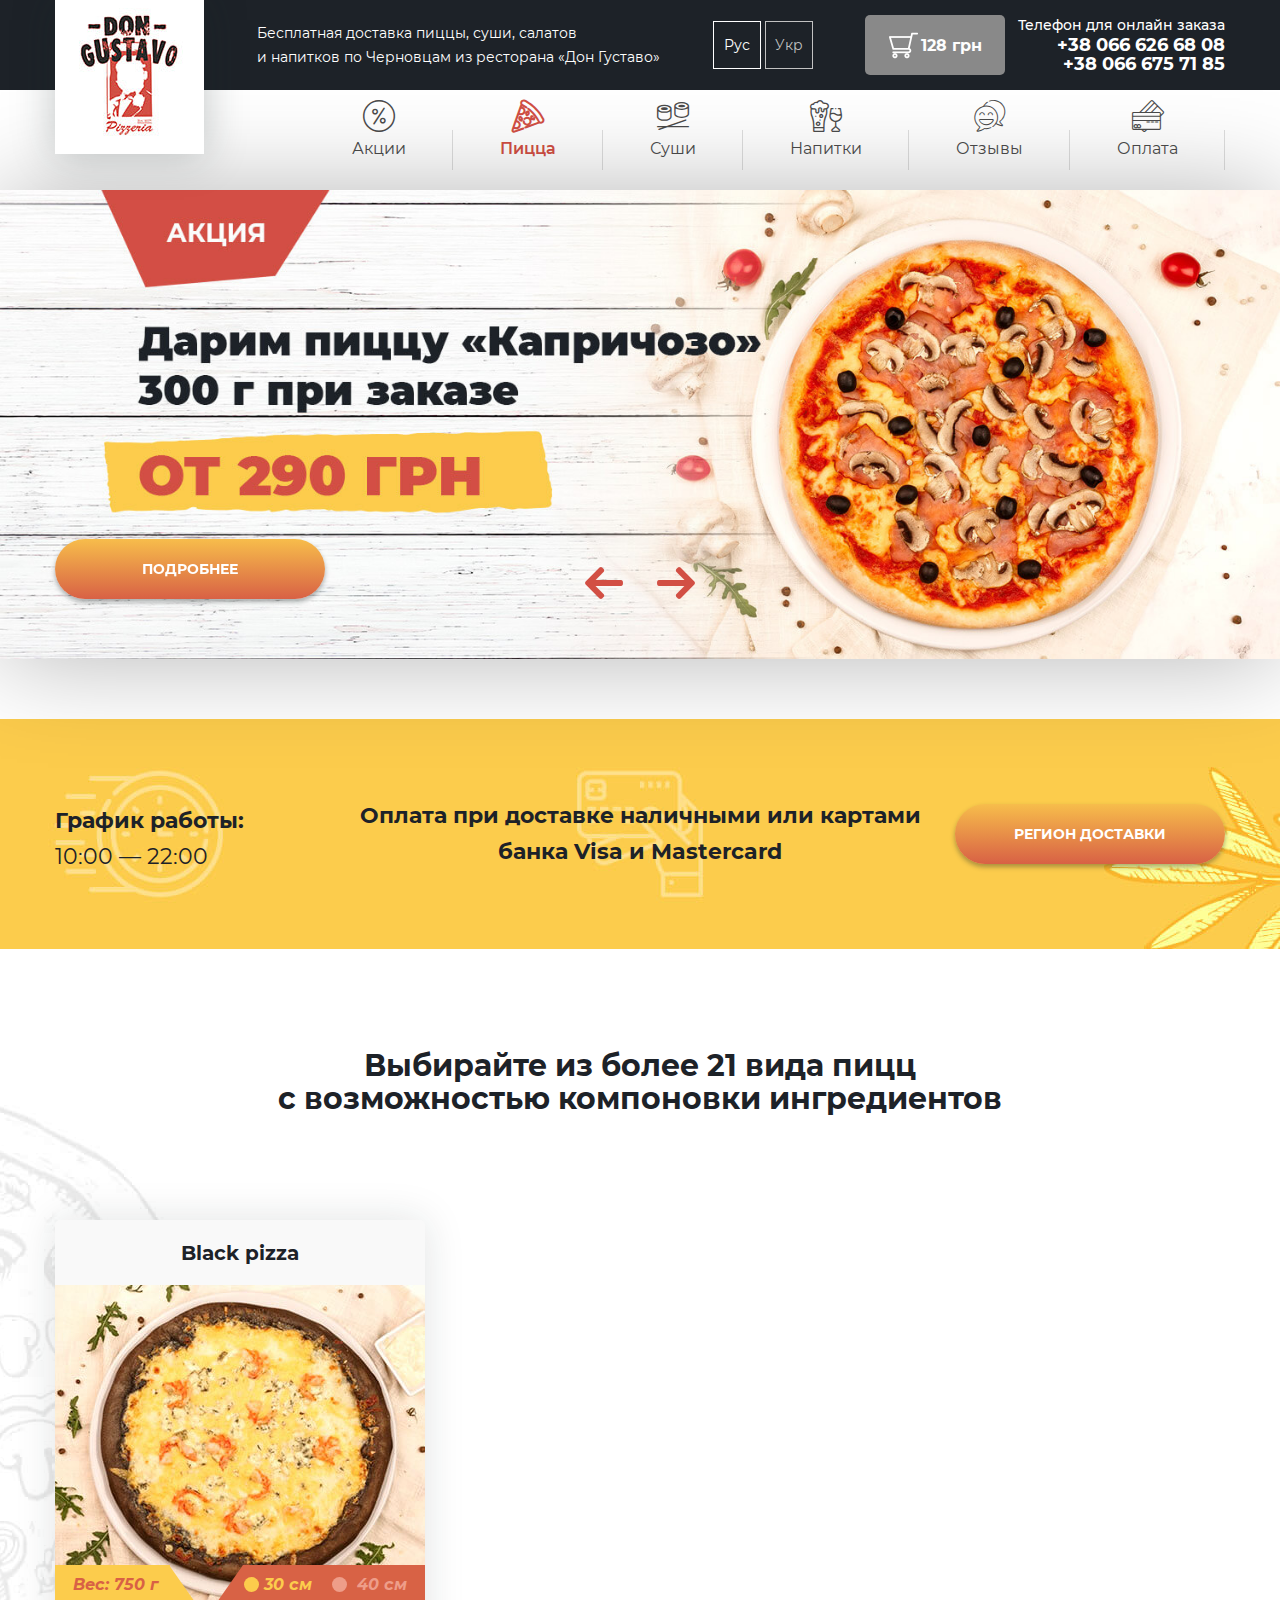
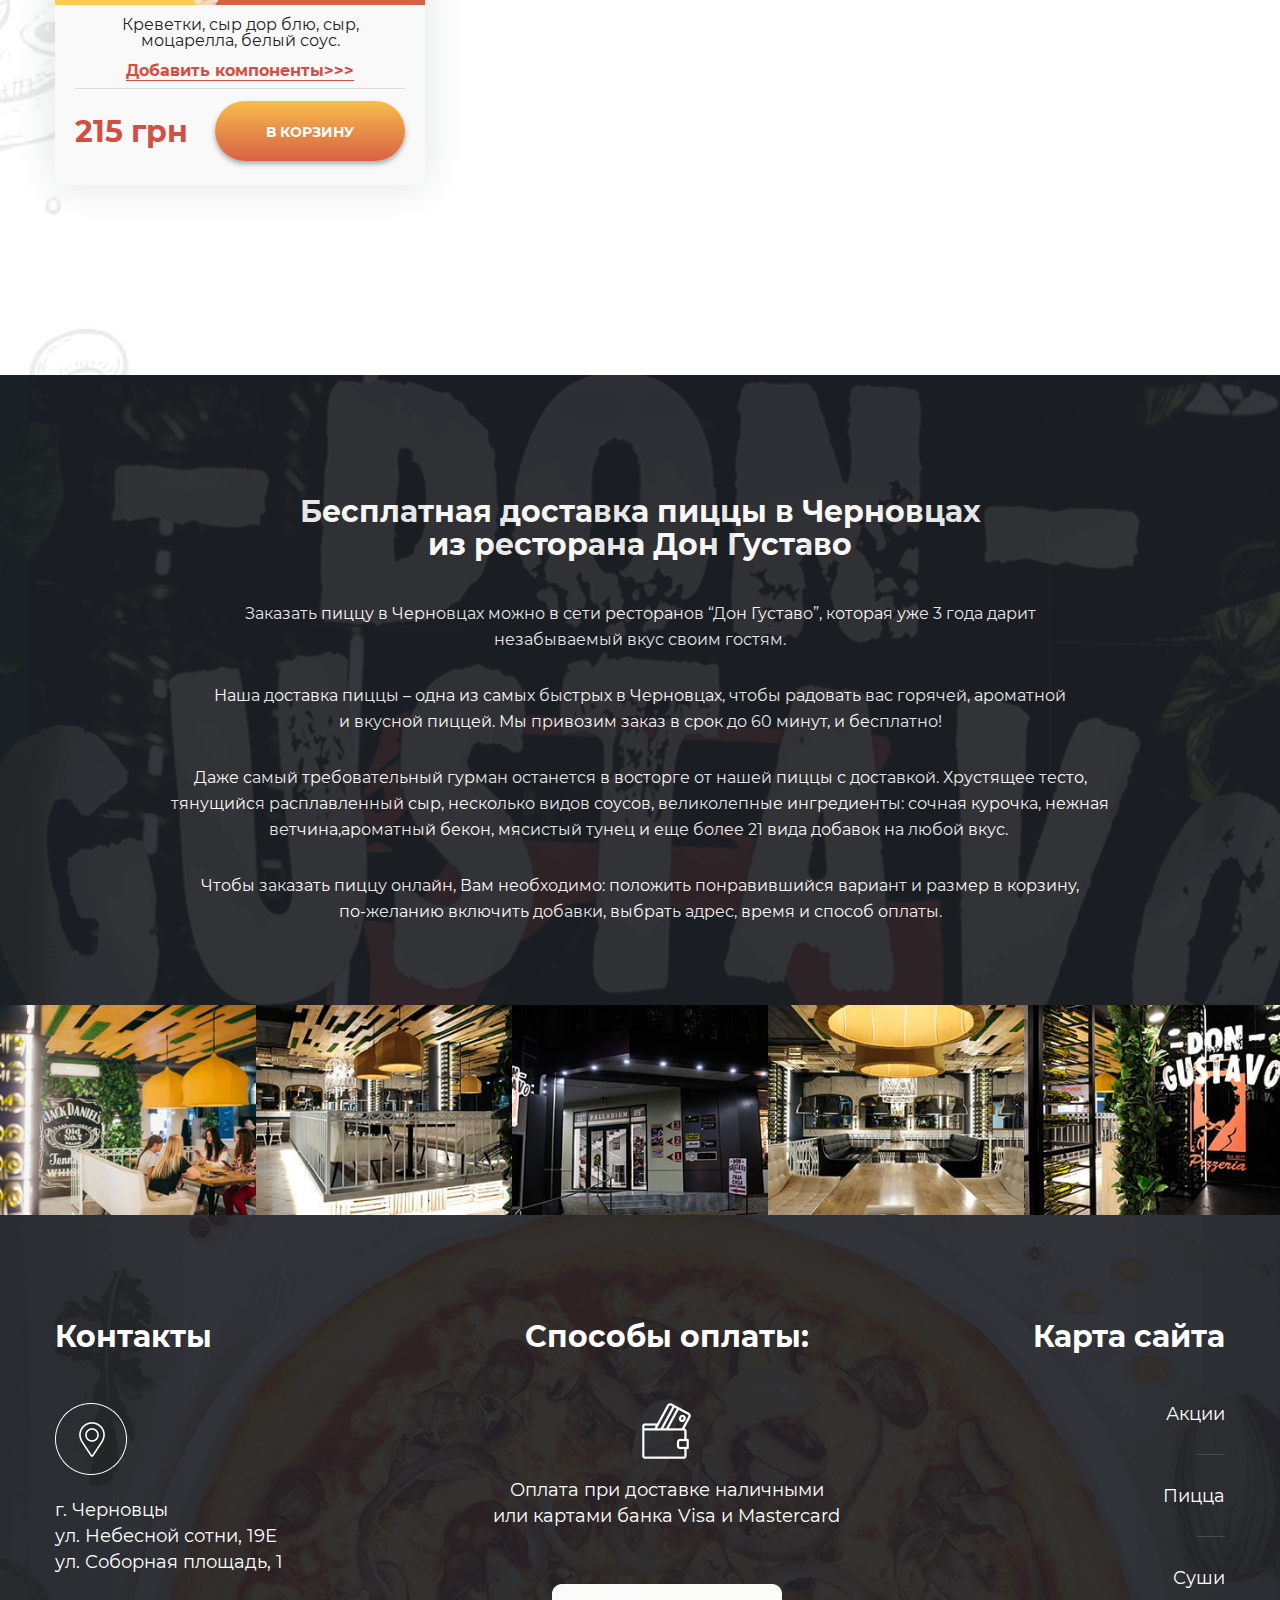
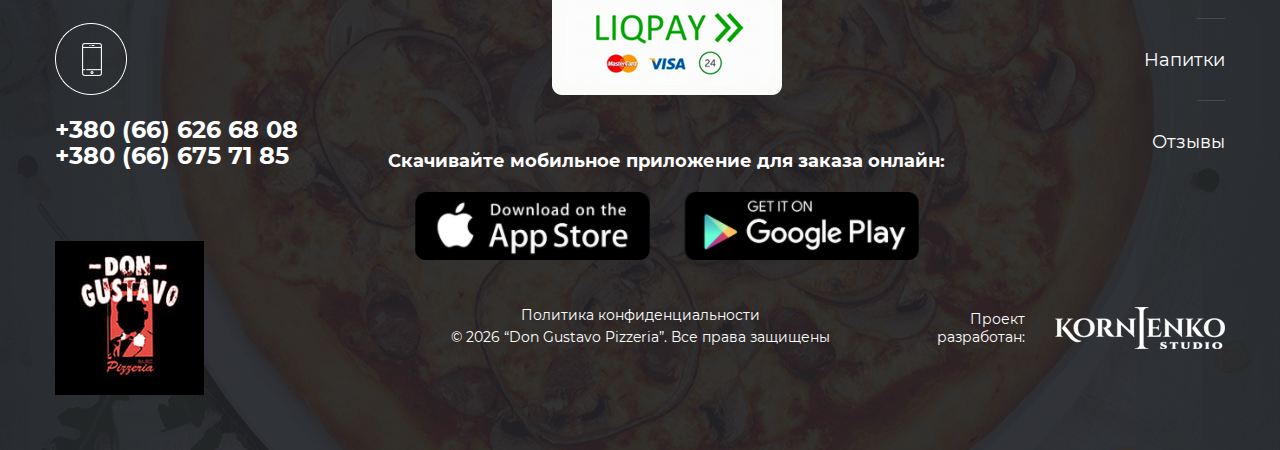
<file: index.html>
<!DOCTYPE html>
<html lang="en">
<head>
	<meta charset="utf-8" />
	<title>Доставка пиццы из ресторана «Дон Густаво» в Черновцах</title>
	<meta name="description" content="Бесплатная доставка пиццы, суши, салатов и напитков по Черновцам из ресторана «Дон Густаво»">
	<meta http-equiv="X-UA-Compatible" content="IE=edge" />
	<meta class="viewport" name="viewport" content="width=device-width, initial-scale=1, maximum-scale=1" />
	<link rel="stylesheet" href="libs/bootstrap/css/bootstrap.min.css">
	<link rel="icon" type="image/ico" href="fav.ico" />
	<link rel="stylesheet" href="css/main.css" />
	<link rel="stylesheet" href="css/media.css" />
	<link rel="stylesheet" href="css/fonts.css" />
	<link rel="stylesheet" href="libs/animate/animate.min.css" />
	<link rel="stylesheet" href="libs/magnific-popup/magnific-popup.css" />
	<link rel="stylesheet" href="libs/slick/slick.css" />
	<link rel="stylesheet" href="libs/slick/slick-theme.css" />
</head>
<body>

	<!-- BEGIN Mobile Menu -->
	<div class="mobile_menu_overlay">
		<div class="mobile_menu">
			<div class="close"></div>
			<ul class="lang">
				<li class="active">Рус</li>
				<li><a href="/">Укр</a></li>
			</ul>
			<div class="menu">
				<div class="container">
					<ul>
						<li>
							<a href="/">
								<i class="icon icon-discount"></i>
								<span>Акции</span>
							</a>
						</li>
						<li class="active">
							<a href="/">
								<i class="icon icon-pizza1"></i>
								<span>Пицца</span>
							</a>
						</li>
						<li>
							<a href="/">
								<i class="icon icon-sushi1"></i>
								<span>Суши</span>
							</a>
						</li>
						<li>
							<a href="/">
								<i class="icon icon-glass1"></i>
								<span>Напитки</span>
							</a>
						</li>
						<li>
							<a href="/">
								<i class="icon icon-customer-satisfaction"></i>
								<span>Отзывы</span>
							</a>
						</li>
						<li>
							<a href="/">
								<i class="icon icon-credit-card"></i>
								<span>Оплата</span>
							</a>
						</li>
					</ul>
				</div>
			</div>
			<div class="mobile_phone">
				<h6>Телефон для онлайн заказа:</h6>
				<a onclick="gtag('event', 'tel1');" href="tel:+380666266808">+38 066 626 68 08</a>
				<a onclick="gtag('event', 'tel2');" href="tel:+380666757185">+38 066 675 71 85</a>
			</div>
			
		</div>
	</div>
	<!-- END Mobile Menu -->

	<!--BEGIN Header-->
	<header class="header">
		<div class="container">
			<div class="header_wrapper">
				<div class="logo">
					<a href="/"><img src="img/logo.jpg" alt=""></a>
				</div>
				<div class="phone_icon">
					<img src="img/phone.png" alt="">
					<div class="phone_menu">
						<a onclick="gtag('event', 'tel1');" href="tel:+380666266808">+38 066 626 68 08</a>
						<a onclick="gtag('event', 'tel2');" href="tel:+380666757185">+38 066 675 71 85</a>
					</div>
				</div>
				<div class="descr">Бесплатная доставка пиццы, суши, салатов <br />и напитков по Черновцам из ресторана «Дон Густаво»</div>
				<ul class="lang">
					<li class="active">Рус</li>
					<li><a href="/">Укр</a></li>
				</ul>
				<div class="shopping_cart empty">
					<img src="img/shopping-cart.png" alt="">
					<span class="shopping_cart_credit">128</span>&nbsp;грн
				</div>
				<div class="phone">
					<h6>Телефон для онлайн заказа</h6>
					<a onclick="gtag('event', 'tel1');" href="tel:+380666266808">+38 066 626 68 08</a>
					<a onclick="gtag('event', 'tel2');" href="tel:+380666757185">+38 066 675 71 85</a>
				</div>
				<div class="burger">
					<span></span>
					<span></span>
					<span></span>
				</div>
			</div>
		</div>
	</header>
	<!-- END Header-->

	<!-- Begin Menu -->
	<div class="menu">
		<div class="container">
			<ul>
				<li>
					<a href="/">
						<i class="icon icon-discount"></i>
						<span>Акции</span>
					</a>
				</li>
				<li class="active">
					<a href="/">
						<i class="icon icon-pizza1"></i>
						<span>Пицца</span>
					</a>
				</li>
				<li>
					<a href="/">
						<i class="icon icon-sushi1"></i>
						<span>Суши</span>
					</a>
				</li>
				<li>
					<a href="/">
						<i class="icon icon-glass1"></i>
						<span>Напитки</span>
					</a>
				</li>
				<li>
					<a href="/">
						<i class="icon icon-customer-satisfaction"></i>
						<span>Отзывы</span>
					</a>
				</li>
				<li>
					<a href="/">
						<i class="icon icon-credit-card"></i>
						<span>Оплата</span>
					</a>
				</li>
			</ul>
		</div>
	</div>
	<!-- END Menu-->

	<!-- BEGIN  Main Slider -->
	<div class="main_banner">
		<div class="slider_wrapper main_slider_wrapper">
			<div class="main_slider">
				<img src="img/main-slider-1.jpg" alt="">
				<img src="img/main-slider-2.jpg" alt="">
				<img src="img/main-slider-3.jpg" alt="">
				<img src="img/main-slider-4.jpg" alt="">
				<img src="img/main-slider-5.jpg" alt="">
				<img src="img/main-slider-6.jpg" alt="">
				<img src="img/main-slider-7.jpg" alt="">
			</div>
			<div class="container main_slider_container">
				<a href="/" class="btn_main">Подробнее</a>
				<div class="arrows">
					<div class="prev"></div>
					<div class="next"></div>
				</div>
			</div>
		</div>
	</div>
	
	<!-- END  Main Slider -->

	<!-- Begin Work Time-->
	<div class="work_time_wrapper">
		<div class="container">
			<div class="row">
				<div class="work_time">
					<div class="col-md-3 time">
						<h6>График работы:</h6>
						<span>10:00 — 22:00</span>
					</div>
					<div class="col-md-6 payment">
						Оплата при доставке наличными или картами банка Visa и Mastercard
					</div>
					<div class="col-md-3">
						<a href="" class="btn_main">Регион доставки</a>
					</div>
				</div>
				
			</div>
		</div>
	</div>
	<!-- END Work Time-->

	<!-- BEGIN Products -->
	<div class="product">
		<div class="container">
			<h3 class="section_title">Выбирайте из более 21 вида пицц <br />с возможностью компоновки ингредиентов</h3>
			<div class="row">
				<!-- BEGIN Product Item -->
				<div class="col-sm-6 col-md-4">
					<div class="product_item" data-weight="[750, 1000]">
						<a href="/">
							<h4 class="product_item--name">Black pizza</h4>
							<div class="product_item--pict">
								<div class="added_to_cart"><img src="img/shopping-cart.png" alt=""></div>
								<img class="product-image" src="img/product-1.jpg" alt="">
								<div class="product_item--weight"><span>Вес:&nbsp;<span class="weight">750</span>&nbsp;г</span></div>
								<div class="product_item--size has_choice"><span class="size_btn active"><i>30</i>&nbsp;см</span>&nbsp;&nbsp;&nbsp;&nbsp;<span class="size_btn second_size"><i>&nbsp;40</i>&nbsp;см</span></span></div>
							</div>
						</a>
						<div class="product_item--footer">
							<div class="product_item--descr">
								<p>Креветки, сыр дор блю, сыр, моцарелла, белый соус.</p>
								<a href="/">Добавить компоненты>>></a>
							</div>
							<div class="product_item--price">
								<div class="price"><span>215</span>&nbsp;грн</div>
								<div class="choose">
									<div class="quantity">
										<div class="btn_minus btn_action">-</div>
										<input disabled type="text" value="1" name="quantity">
										<div class="btn_plus btn_action">+</div>
									</div>
									<button class="btn_main btn_main_product">В корзину</button>
								</div>
							</div>
						</div>
					</div>
				</div>
				<!-- END Product Item -->

				
			</div>
		</div>
	</div>
	<!-- END Products -->
	
	<!-- BEGIN Delivery -->
	<div class="delivery">
		<div class="container">
			<h1 class="section_title section_title--white">Бесплатная доставка пиццы в Черновцах <br />из ресторана Дон Густаво</h1>
			<p>Заказать пиццу в Черновцах можно в сети ресторанов “Дон Густаво”, которая уже 3 года дарит <br />
				незабываемый вкус своим гостям.</p>
			<p>Наша доставка пиццы – одна из самых быстрых в Черновцах, чтобы радовать вас горячей, ароматной <br />
				и вкусной пиццей. Мы привозим заказ в срок до 60 минут, и бесплатно!</p>
			<p>Даже самый требовательный гурман останется в восторге от нашей пиццы с доставкой.
				Хрустящее тесто, <br />тянущийся расплавленный сыр, несколько видов соусов, великолепные ингредиенты: сочная курочка,
				нежная <br />ветчина,ароматный бекон, мясистый тунец и еще более 21 вида добавок на любой вкус. </p>
			<p>Чтобы заказать пиццу онлайн, Вам необходимо: положить понравившийся вариант и размер в корзину, <br />
				по-желанию включить добавки, выбрать адрес, время и способ оплаты.</p>
		</div>
	</div>
	<!-- END Delivery -->

	<!-- BEGIN Photo -->
	<div class="photo">
		<img src="img/photo-1.jpg" alt="">
		<img src="img/photo-2.jpg" alt="">
		<img src="img/photo-3.jpg" alt="">
		<img src="img/photo-4.jpg" alt="">
		<img src="img/photo-5.jpg" alt="">
	</div>
	<!-- END Photo -->

	<!-- BEGIN Footer -->
	<footer class="footer">
		<div class="container">
			<div class="footer_wrapper">
				<div class="contact">
					<h3 class="section_title section_title--white">Контакты</h3>
					<div class="contact_item">
						<img src="img/location.png" alt="">
						<p>г. Черновцы <br />ул. Небесной сотни, 19Е <br />ул. Соборная площадь, 1</p>
					</div>
					<div class="contact_item">
						<img src="img/mobile.png" alt="">
						<a class="footer_tel" onclick="gtag('event', 'tel1');" href="tel:+380666266808">+380 (66) 626 68 08</a>
						<a class="footer_tel" onclick="gtag('event', 'tel2');" href="tel:+380666757185">+380 (66) 675 71 85</a>
					</div>
				</div>
				<div class="payment">
					<h3 class="section_title section_title--white">Способы оплаты:</h3>
					<img class="payment_icon" src="img/payment-icon.png" alt="">
					<p>Оплата при доставке наличными <br />или картами банка Visa и Mastercard</p>
					<img class="liqpay" src="img/liqpay.png" alt="" class="">
					<strong>Скачивайте мобильное приложение для заказа онлайн:</strong>
					<a target="_blank" href="https://apps.apple.com/ua/app/don-gustavo/id1476704675?l=ru"><img class="app-store" src="img/apple-store.png" alt=""></a>
					<a target="_blank" href="https://play.google.com/store/apps/details?id=ua.com.wl.dongustavo"><img class="app-store" src="img/google-store.png" alt=""></a>
				</div>
				<div class="map">
					<h3 class="section_title section_title--white">Карта сайта</h3>
					<ul class="map_list">
						<li><a href="/">Акции</a></li>
						<li><a href="/">Пицца</a></li>
						<li><a href="/">Суши</a></li>
						<li><a href="/">Напитки</a></li>
						<li><a href="/">Отзывы</a></li>
					</ul>
				</div>
			</div>
			<div class="footer_bottom">
				<div class="footer_logo">
					<img src="img/logo-dark.jpg" alt="">
				</div>
				<div class="policy">
					<a class="popup" href="#politics">Политика конфиденциальности</a>
					<p>&copy; <script type="text/javascript">var mdate = new Date(); document.write(mdate.getFullYear());</script> “Don Gustavo Pizzeria”. Все права защищены</p>
				</div>
				<div class="made_by">
					Проект <br />разработан:
					<a target="_blank" href="https://kornienko-studio.marketing "><img src="img/logo-dev.png" alt=""></a>
				</div>
			</div>
		</div>
	</footer>
	<!-- END Footer -->

	<!-- Begin Popups, etc.. -->
	<div class="hidden">
		<div class="politics" id="politics">
			<h3>Политика конфиденциальности</h3>
			<div class="politics_text">
				<p>
				Ваша конфиденциальность очень важна для нас. Мы хотим, чтобы Ваша работа в Интернет по возможности была максимально приятной и полезной, и Вы совершенно спокойно использовали широчайший спектр информации, инструментов и возможностей, которые предлагает Интернет.<br><br>
				Личная информация Членов, собранная при регистрации (или в любое другое время) преимущественно используется для подготовки Продуктов или Услуг в соответствии с Вашими потребностями. Ваша информация не будет передана или продана третьим сторонам. Однако мы можем частично раскрывать личную информацию в особых случаях, описанных в «Согласии с рассылкой»<br><br>
				<b>Какие данные собираются на сайте</b><br>
				При добровольной регистрации на получение рассылки «Инсайдер интернет предпринимателя» вы отправляете свое Имя и E-mail через форму регистрации.<br><br>
				<b>С какой целью собираются эти данные</b><br>
				Имя используется для обращения лично к вам, а ваш e-mail для отправки вам писем рассылок, новостей тренинга, полезных материалов, коммерческих предложений.<br>
				Ваши имя и e-mail не передаются третьим лицам, ни при каких условиях кроме случаев, связанных с исполнением требований законодательства. Ваше имя и e-mail на защищенных серверах сервиса getresponse.com и используются в соответствии с его политикой конфиденциальности.<br><br>
				Вы можете отказаться от получения писем рассылки и удалить из базы данных свои контактные данные в любой момент, кликнув на ссылку для отписки, присутствующую в каждом письме.<br><br>
				<b>Как эти данные используются</b><br>
				На сайте www.site.com используются куки (Cookies) и данные о посетителях сервиса Google Analytics.<br><br>
				При помощи этих данных собирается информация о действиях посетителей на сайте с целью улучшения его содержания, улучшения функциональных возможностей сайта и, как следствие, создания качественного контента и сервисов для посетителей.<br><br>
				Вы можете в любой момент изменить настройки своего браузера так, чтобы браузер блокировал все файлы cookie или оповещал об отправке этих файлов. Учтите при этом, что некоторые функции и сервисы не смогут работать должным образом.<br><br>
				<b> Как эти данные защищаются</b><br>
				Для защиты Вашей личной информации мы используем разнообразные административные, управленческие и технические меры безопасности. Наша Компания придерживается различных международных стандартов контроля, направленных на операции с личной информацией, которые включают определенные меры контроля по защите информации, собранной в Интернет.<br><br>
				Наших сотрудников обучают понимать и выполнять эти меры контроля, они ознакомлены с нашим Уведомлением о конфиденциальности, нормами и инструкциями.<br><br>
				Тем не менее, несмотря на то, что мы стремимся обезопасить Вашу личную информацию, Вы тоже должны принимать меры, чтобы защитить ее.<br><br>
				Мы настоятельно рекомендуем Вам принимать все возможные меры предосторожности во время пребывания в Интернете. Организованные нами услуги и веб-сайты предусматривают меры по защите от утечки, несанкционированного использования и изменения информации, которую мы контролируем. Несмотря на то, что мы делаем все возможное, чтобы обеспечить целостность и безопасность своей сети и систем, мы не можем гарантировать, что наши меры безопасности предотвратят незаконный доступ к этой информации хакеров сторонних организаций.<br><br>
				В случае изменения данной политики конфиденциальности вы сможете прочитать об этих изменениях на этой странице или, в особых случаях, получить уведомление на свой e-mail.<br><br>
				Для связи с администратором сайта по любым вопросам вы можете написать письмо на e-mail: test@gmail.com
			</p>
			</div>
		</div>
	</div>
	<div class="hidden">
		<div class="form_wrapper" id="topFormWrapper">
			<h6>Заполните форму,</h6>
			<p>и наш менеджер перезвонит Вам в течение 5 мин, чтобы ответить на все вопросы</p>
			<form method="post" class="form" id="topForm" action="mail.php">
				<input type="hidden" name="whatform" value="Форма - Перезвоните мне" />
				<input type="text" name="name" placeholder="Ваше имя" />
				<input type="tel" name="phone" class="phone" placeholder="Ваш телефон" />
				<input type="email" name="email" placeholder="Ваш e-mail" />
				<button class="main_btn">Перезвоните мне</button>
			</form>
		</div>
	</div>

	<div class="hidden">
		<div class="form_wrapper" id="contactFormWrapper">
			<h6>Заполните форму,</h6>
			<p>чтобы задать вопрос нашему специалисту</p>
			<form method="post" class="form" id="contactForm" action="mail.php">
				<input type="hidden" name="whatform" value="Форма - Задать вопрос" />
				<input type="text" name="name" placeholder="Ваше имя" />
				<input type="tel" name="phone" class="phone" placeholder="Ваш телефон" />
				<textarea name="message" placeholder="Ваш вопрос"></textarea>
				<button class="main_btn">Задать вопрос</button>
			</form>
		</div>
	</div>
	<!--[if lt IE 9]>
	<script src="libs/html5shiv/es5-shim.min.js"></script>
	<script src="libs/html5shiv/html5shiv.min.js"></script>
	<script src="libs/html5shiv/html5shiv-printshiv.min.js"></script>
	<script src="libs/respond/respond.min.js"></script>
	<![endif]-->

	<script src="libs/jquery/jquery-2.1.4.min.js"></script>
	<script src="libs/jquery-ui/jquery-ui.min.js"></script>
	<script src="libs/bootstrap/js/bootstrap.min.js"></script>
	<script src="libs/magnific-popup/jquery.magnific-popup.min.js"></script>
	<script src="libs/slick/slick.min.js"></script>
	<script src="libs/maskedinput/jquery.maskedinput.min.js"></script>
	<script src="libs/validation/jquery.validate.min.js"></script>
	<script src="libs/animate/wow.min.js"></script>
	<script>
		new WOW().init();
	</script>
	<script src="js/common.js"></script>
	
</body>
</html>
</file>
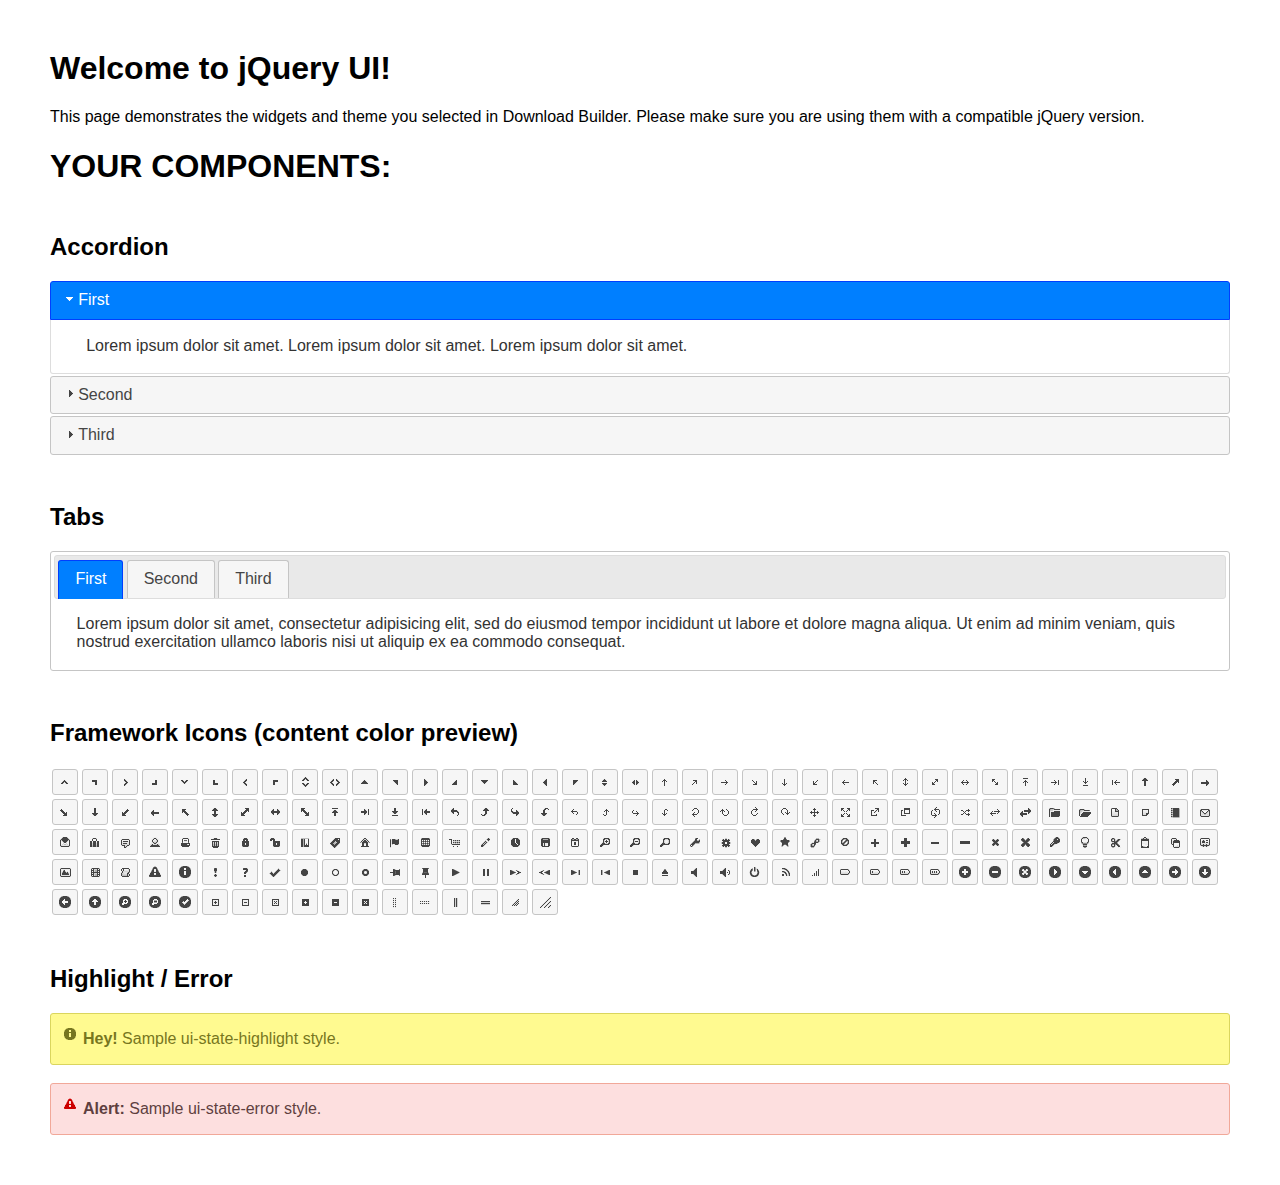
<file: libs/jquery-ui/index.html>
<!doctype html>
<html lang="us">
<head>
	<meta charset="utf-8">
	<title>jQuery UI Example Page</title>
	<link href="jquery-ui.css" rel="stylesheet">
	<style>
	body{
		font-family: "Trebuchet MS", sans-serif;
		margin: 50px;
	}
	.demoHeaders {
		margin-top: 2em;
	}
	#dialog-link {
		padding: .4em 1em .4em 20px;
		text-decoration: none;
		position: relative;
	}
	#dialog-link span.ui-icon {
		margin: 0 5px 0 0;
		position: absolute;
		left: .2em;
		top: 50%;
		margin-top: -8px;
	}
	#icons {
		margin: 0;
		padding: 0;
	}
	#icons li {
		margin: 2px;
		position: relative;
		padding: 4px 0;
		cursor: pointer;
		float: left;
		list-style: none;
	}
	#icons span.ui-icon {
		float: left;
		margin: 0 4px;
	}
	.fakewindowcontain .ui-widget-overlay {
		position: absolute;
	}
	select {
		width: 200px;
	}
	</style>
</head>
<body>

<h1>Welcome to jQuery UI!</h1>

<div class="ui-widget">
	<p>This page demonstrates the widgets and theme you selected in Download Builder. Please make sure you are using them with a compatible jQuery version.</p>
</div>

<h1>YOUR COMPONENTS:</h1>


<!-- Accordion -->
<h2 class="demoHeaders">Accordion</h2>
<div id="accordion">
	<h3>First</h3>
	<div>Lorem ipsum dolor sit amet. Lorem ipsum dolor sit amet. Lorem ipsum dolor sit amet.</div>
	<h3>Second</h3>
	<div>Phasellus mattis tincidunt nibh.</div>
	<h3>Third</h3>
	<div>Nam dui erat, auctor a, dignissim quis.</div>
</div>











<!-- Tabs -->
<h2 class="demoHeaders">Tabs</h2>
<div id="tabs">
	<ul>
		<li><a href="#tabs-1">First</a></li>
		<li><a href="#tabs-2">Second</a></li>
		<li><a href="#tabs-3">Third</a></li>
	</ul>
	<div id="tabs-1">Lorem ipsum dolor sit amet, consectetur adipisicing elit, sed do eiusmod tempor incididunt ut labore et dolore magna aliqua. Ut enim ad minim veniam, quis nostrud exercitation ullamco laboris nisi ut aliquip ex ea commodo consequat.</div>
	<div id="tabs-2">Phasellus mattis tincidunt nibh. Cras orci urna, blandit id, pretium vel, aliquet ornare, felis. Maecenas scelerisque sem non nisl. Fusce sed lorem in enim dictum bibendum.</div>
	<div id="tabs-3">Nam dui erat, auctor a, dignissim quis, sollicitudin eu, felis. Pellentesque nisi urna, interdum eget, sagittis et, consequat vestibulum, lacus. Mauris porttitor ullamcorper augue.</div>
</div>





<h2 class="demoHeaders">Framework Icons (content color preview)</h2>
<ul id="icons" class="ui-widget ui-helper-clearfix">
	<li class="ui-state-default ui-corner-all" title=".ui-icon-caret-1-n"><span class="ui-icon ui-icon-caret-1-n"></span></li>
	<li class="ui-state-default ui-corner-all" title=".ui-icon-caret-1-ne"><span class="ui-icon ui-icon-caret-1-ne"></span></li>
	<li class="ui-state-default ui-corner-all" title=".ui-icon-caret-1-e"><span class="ui-icon ui-icon-caret-1-e"></span></li>
	<li class="ui-state-default ui-corner-all" title=".ui-icon-caret-1-se"><span class="ui-icon ui-icon-caret-1-se"></span></li>
	<li class="ui-state-default ui-corner-all" title=".ui-icon-caret-1-s"><span class="ui-icon ui-icon-caret-1-s"></span></li>
	<li class="ui-state-default ui-corner-all" title=".ui-icon-caret-1-sw"><span class="ui-icon ui-icon-caret-1-sw"></span></li>
	<li class="ui-state-default ui-corner-all" title=".ui-icon-caret-1-w"><span class="ui-icon ui-icon-caret-1-w"></span></li>
	<li class="ui-state-default ui-corner-all" title=".ui-icon-caret-1-nw"><span class="ui-icon ui-icon-caret-1-nw"></span></li>
	<li class="ui-state-default ui-corner-all" title=".ui-icon-caret-2-n-s"><span class="ui-icon ui-icon-caret-2-n-s"></span></li>
	<li class="ui-state-default ui-corner-all" title=".ui-icon-caret-2-e-w"><span class="ui-icon ui-icon-caret-2-e-w"></span></li>
	<li class="ui-state-default ui-corner-all" title=".ui-icon-triangle-1-n"><span class="ui-icon ui-icon-triangle-1-n"></span></li>
	<li class="ui-state-default ui-corner-all" title=".ui-icon-triangle-1-ne"><span class="ui-icon ui-icon-triangle-1-ne"></span></li>
	<li class="ui-state-default ui-corner-all" title=".ui-icon-triangle-1-e"><span class="ui-icon ui-icon-triangle-1-e"></span></li>
	<li class="ui-state-default ui-corner-all" title=".ui-icon-triangle-1-se"><span class="ui-icon ui-icon-triangle-1-se"></span></li>
	<li class="ui-state-default ui-corner-all" title=".ui-icon-triangle-1-s"><span class="ui-icon ui-icon-triangle-1-s"></span></li>
	<li class="ui-state-default ui-corner-all" title=".ui-icon-triangle-1-sw"><span class="ui-icon ui-icon-triangle-1-sw"></span></li>
	<li class="ui-state-default ui-corner-all" title=".ui-icon-triangle-1-w"><span class="ui-icon ui-icon-triangle-1-w"></span></li>
	<li class="ui-state-default ui-corner-all" title=".ui-icon-triangle-1-nw"><span class="ui-icon ui-icon-triangle-1-nw"></span></li>
	<li class="ui-state-default ui-corner-all" title=".ui-icon-triangle-2-n-s"><span class="ui-icon ui-icon-triangle-2-n-s"></span></li>
	<li class="ui-state-default ui-corner-all" title=".ui-icon-triangle-2-e-w"><span class="ui-icon ui-icon-triangle-2-e-w"></span></li>
	<li class="ui-state-default ui-corner-all" title=".ui-icon-arrow-1-n"><span class="ui-icon ui-icon-arrow-1-n"></span></li>
	<li class="ui-state-default ui-corner-all" title=".ui-icon-arrow-1-ne"><span class="ui-icon ui-icon-arrow-1-ne"></span></li>
	<li class="ui-state-default ui-corner-all" title=".ui-icon-arrow-1-e"><span class="ui-icon ui-icon-arrow-1-e"></span></li>
	<li class="ui-state-default ui-corner-all" title=".ui-icon-arrow-1-se"><span class="ui-icon ui-icon-arrow-1-se"></span></li>
	<li class="ui-state-default ui-corner-all" title=".ui-icon-arrow-1-s"><span class="ui-icon ui-icon-arrow-1-s"></span></li>
	<li class="ui-state-default ui-corner-all" title=".ui-icon-arrow-1-sw"><span class="ui-icon ui-icon-arrow-1-sw"></span></li>
	<li class="ui-state-default ui-corner-all" title=".ui-icon-arrow-1-w"><span class="ui-icon ui-icon-arrow-1-w"></span></li>
	<li class="ui-state-default ui-corner-all" title=".ui-icon-arrow-1-nw"><span class="ui-icon ui-icon-arrow-1-nw"></span></li>
	<li class="ui-state-default ui-corner-all" title=".ui-icon-arrow-2-n-s"><span class="ui-icon ui-icon-arrow-2-n-s"></span></li>
	<li class="ui-state-default ui-corner-all" title=".ui-icon-arrow-2-ne-sw"><span class="ui-icon ui-icon-arrow-2-ne-sw"></span></li>
	<li class="ui-state-default ui-corner-all" title=".ui-icon-arrow-2-e-w"><span class="ui-icon ui-icon-arrow-2-e-w"></span></li>
	<li class="ui-state-default ui-corner-all" title=".ui-icon-arrow-2-se-nw"><span class="ui-icon ui-icon-arrow-2-se-nw"></span></li>
	<li class="ui-state-default ui-corner-all" title=".ui-icon-arrowstop-1-n"><span class="ui-icon ui-icon-arrowstop-1-n"></span></li>
	<li class="ui-state-default ui-corner-all" title=".ui-icon-arrowstop-1-e"><span class="ui-icon ui-icon-arrowstop-1-e"></span></li>
	<li class="ui-state-default ui-corner-all" title=".ui-icon-arrowstop-1-s"><span class="ui-icon ui-icon-arrowstop-1-s"></span></li>
	<li class="ui-state-default ui-corner-all" title=".ui-icon-arrowstop-1-w"><span class="ui-icon ui-icon-arrowstop-1-w"></span></li>
	<li class="ui-state-default ui-corner-all" title=".ui-icon-arrowthick-1-n"><span class="ui-icon ui-icon-arrowthick-1-n"></span></li>
	<li class="ui-state-default ui-corner-all" title=".ui-icon-arrowthick-1-ne"><span class="ui-icon ui-icon-arrowthick-1-ne"></span></li>
	<li class="ui-state-default ui-corner-all" title=".ui-icon-arrowthick-1-e"><span class="ui-icon ui-icon-arrowthick-1-e"></span></li>
	<li class="ui-state-default ui-corner-all" title=".ui-icon-arrowthick-1-se"><span class="ui-icon ui-icon-arrowthick-1-se"></span></li>
	<li class="ui-state-default ui-corner-all" title=".ui-icon-arrowthick-1-s"><span class="ui-icon ui-icon-arrowthick-1-s"></span></li>
	<li class="ui-state-default ui-corner-all" title=".ui-icon-arrowthick-1-sw"><span class="ui-icon ui-icon-arrowthick-1-sw"></span></li>
	<li class="ui-state-default ui-corner-all" title=".ui-icon-arrowthick-1-w"><span class="ui-icon ui-icon-arrowthick-1-w"></span></li>
	<li class="ui-state-default ui-corner-all" title=".ui-icon-arrowthick-1-nw"><span class="ui-icon ui-icon-arrowthick-1-nw"></span></li>
	<li class="ui-state-default ui-corner-all" title=".ui-icon-arrowthick-2-n-s"><span class="ui-icon ui-icon-arrowthick-2-n-s"></span></li>
	<li class="ui-state-default ui-corner-all" title=".ui-icon-arrowthick-2-ne-sw"><span class="ui-icon ui-icon-arrowthick-2-ne-sw"></span></li>
	<li class="ui-state-default ui-corner-all" title=".ui-icon-arrowthick-2-e-w"><span class="ui-icon ui-icon-arrowthick-2-e-w"></span></li>
	<li class="ui-state-default ui-corner-all" title=".ui-icon-arrowthick-2-se-nw"><span class="ui-icon ui-icon-arrowthick-2-se-nw"></span></li>
	<li class="ui-state-default ui-corner-all" title=".ui-icon-arrowthickstop-1-n"><span class="ui-icon ui-icon-arrowthickstop-1-n"></span></li>
	<li class="ui-state-default ui-corner-all" title=".ui-icon-arrowthickstop-1-e"><span class="ui-icon ui-icon-arrowthickstop-1-e"></span></li>
	<li class="ui-state-default ui-corner-all" title=".ui-icon-arrowthickstop-1-s"><span class="ui-icon ui-icon-arrowthickstop-1-s"></span></li>
	<li class="ui-state-default ui-corner-all" title=".ui-icon-arrowthickstop-1-w"><span class="ui-icon ui-icon-arrowthickstop-1-w"></span></li>
	<li class="ui-state-default ui-corner-all" title=".ui-icon-arrowreturnthick-1-w"><span class="ui-icon ui-icon-arrowreturnthick-1-w"></span></li>
	<li class="ui-state-default ui-corner-all" title=".ui-icon-arrowreturnthick-1-n"><span class="ui-icon ui-icon-arrowreturnthick-1-n"></span></li>
	<li class="ui-state-default ui-corner-all" title=".ui-icon-arrowreturnthick-1-e"><span class="ui-icon ui-icon-arrowreturnthick-1-e"></span></li>
	<li class="ui-state-default ui-corner-all" title=".ui-icon-arrowreturnthick-1-s"><span class="ui-icon ui-icon-arrowreturnthick-1-s"></span></li>
	<li class="ui-state-default ui-corner-all" title=".ui-icon-arrowreturn-1-w"><span class="ui-icon ui-icon-arrowreturn-1-w"></span></li>
	<li class="ui-state-default ui-corner-all" title=".ui-icon-arrowreturn-1-n"><span class="ui-icon ui-icon-arrowreturn-1-n"></span></li>
	<li class="ui-state-default ui-corner-all" title=".ui-icon-arrowreturn-1-e"><span class="ui-icon ui-icon-arrowreturn-1-e"></span></li>
	<li class="ui-state-default ui-corner-all" title=".ui-icon-arrowreturn-1-s"><span class="ui-icon ui-icon-arrowreturn-1-s"></span></li>
	<li class="ui-state-default ui-corner-all" title=".ui-icon-arrowrefresh-1-w"><span class="ui-icon ui-icon-arrowrefresh-1-w"></span></li>
	<li class="ui-state-default ui-corner-all" title=".ui-icon-arrowrefresh-1-n"><span class="ui-icon ui-icon-arrowrefresh-1-n"></span></li>
	<li class="ui-state-default ui-corner-all" title=".ui-icon-arrowrefresh-1-e"><span class="ui-icon ui-icon-arrowrefresh-1-e"></span></li>
	<li class="ui-state-default ui-corner-all" title=".ui-icon-arrowrefresh-1-s"><span class="ui-icon ui-icon-arrowrefresh-1-s"></span></li>
	<li class="ui-state-default ui-corner-all" title=".ui-icon-arrow-4"><span class="ui-icon ui-icon-arrow-4"></span></li>
	<li class="ui-state-default ui-corner-all" title=".ui-icon-arrow-4-diag"><span class="ui-icon ui-icon-arrow-4-diag"></span></li>
	<li class="ui-state-default ui-corner-all" title=".ui-icon-extlink"><span class="ui-icon ui-icon-extlink"></span></li>
	<li class="ui-state-default ui-corner-all" title=".ui-icon-newwin"><span class="ui-icon ui-icon-newwin"></span></li>
	<li class="ui-state-default ui-corner-all" title=".ui-icon-refresh"><span class="ui-icon ui-icon-refresh"></span></li>
	<li class="ui-state-default ui-corner-all" title=".ui-icon-shuffle"><span class="ui-icon ui-icon-shuffle"></span></li>
	<li class="ui-state-default ui-corner-all" title=".ui-icon-transfer-e-w"><span class="ui-icon ui-icon-transfer-e-w"></span></li>
	<li class="ui-state-default ui-corner-all" title=".ui-icon-transferthick-e-w"><span class="ui-icon ui-icon-transferthick-e-w"></span></li>
	<li class="ui-state-default ui-corner-all" title=".ui-icon-folder-collapsed"><span class="ui-icon ui-icon-folder-collapsed"></span></li>
	<li class="ui-state-default ui-corner-all" title=".ui-icon-folder-open"><span class="ui-icon ui-icon-folder-open"></span></li>
	<li class="ui-state-default ui-corner-all" title=".ui-icon-document"><span class="ui-icon ui-icon-document"></span></li>
	<li class="ui-state-default ui-corner-all" title=".ui-icon-document-b"><span class="ui-icon ui-icon-document-b"></span></li>
	<li class="ui-state-default ui-corner-all" title=".ui-icon-note"><span class="ui-icon ui-icon-note"></span></li>
	<li class="ui-state-default ui-corner-all" title=".ui-icon-mail-closed"><span class="ui-icon ui-icon-mail-closed"></span></li>
	<li class="ui-state-default ui-corner-all" title=".ui-icon-mail-open"><span class="ui-icon ui-icon-mail-open"></span></li>
	<li class="ui-state-default ui-corner-all" title=".ui-icon-suitcase"><span class="ui-icon ui-icon-suitcase"></span></li>
	<li class="ui-state-default ui-corner-all" title=".ui-icon-comment"><span class="ui-icon ui-icon-comment"></span></li>
	<li class="ui-state-default ui-corner-all" title=".ui-icon-person"><span class="ui-icon ui-icon-person"></span></li>
	<li class="ui-state-default ui-corner-all" title=".ui-icon-print"><span class="ui-icon ui-icon-print"></span></li>
	<li class="ui-state-default ui-corner-all" title=".ui-icon-trash"><span class="ui-icon ui-icon-trash"></span></li>
	<li class="ui-state-default ui-corner-all" title=".ui-icon-locked"><span class="ui-icon ui-icon-locked"></span></li>
	<li class="ui-state-default ui-corner-all" title=".ui-icon-unlocked"><span class="ui-icon ui-icon-unlocked"></span></li>
	<li class="ui-state-default ui-corner-all" title=".ui-icon-bookmark"><span class="ui-icon ui-icon-bookmark"></span></li>
	<li class="ui-state-default ui-corner-all" title=".ui-icon-tag"><span class="ui-icon ui-icon-tag"></span></li>
	<li class="ui-state-default ui-corner-all" title=".ui-icon-home"><span class="ui-icon ui-icon-home"></span></li>
	<li class="ui-state-default ui-corner-all" title=".ui-icon-flag"><span class="ui-icon ui-icon-flag"></span></li>
	<li class="ui-state-default ui-corner-all" title=".ui-icon-calculator"><span class="ui-icon ui-icon-calculator"></span></li>
	<li class="ui-state-default ui-corner-all" title=".ui-icon-cart"><span class="ui-icon ui-icon-cart"></span></li>
	<li class="ui-state-default ui-corner-all" title=".ui-icon-pencil"><span class="ui-icon ui-icon-pencil"></span></li>
	<li class="ui-state-default ui-corner-all" title=".ui-icon-clock"><span class="ui-icon ui-icon-clock"></span></li>
	<li class="ui-state-default ui-corner-all" title=".ui-icon-disk"><span class="ui-icon ui-icon-disk"></span></li>
	<li class="ui-state-default ui-corner-all" title=".ui-icon-calendar"><span class="ui-icon ui-icon-calendar"></span></li>
	<li class="ui-state-default ui-corner-all" title=".ui-icon-zoomin"><span class="ui-icon ui-icon-zoomin"></span></li>
	<li class="ui-state-default ui-corner-all" title=".ui-icon-zoomout"><span class="ui-icon ui-icon-zoomout"></span></li>
	<li class="ui-state-default ui-corner-all" title=".ui-icon-search"><span class="ui-icon ui-icon-search"></span></li>
	<li class="ui-state-default ui-corner-all" title=".ui-icon-wrench"><span class="ui-icon ui-icon-wrench"></span></li>
	<li class="ui-state-default ui-corner-all" title=".ui-icon-gear"><span class="ui-icon ui-icon-gear"></span></li>
	<li class="ui-state-default ui-corner-all" title=".ui-icon-heart"><span class="ui-icon ui-icon-heart"></span></li>
	<li class="ui-state-default ui-corner-all" title=".ui-icon-star"><span class="ui-icon ui-icon-star"></span></li>
	<li class="ui-state-default ui-corner-all" title=".ui-icon-link"><span class="ui-icon ui-icon-link"></span></li>
	<li class="ui-state-default ui-corner-all" title=".ui-icon-cancel"><span class="ui-icon ui-icon-cancel"></span></li>
	<li class="ui-state-default ui-corner-all" title=".ui-icon-plus"><span class="ui-icon ui-icon-plus"></span></li>
	<li class="ui-state-default ui-corner-all" title=".ui-icon-plusthick"><span class="ui-icon ui-icon-plusthick"></span></li>
	<li class="ui-state-default ui-corner-all" title=".ui-icon-minus"><span class="ui-icon ui-icon-minus"></span></li>
	<li class="ui-state-default ui-corner-all" title=".ui-icon-minusthick"><span class="ui-icon ui-icon-minusthick"></span></li>
	<li class="ui-state-default ui-corner-all" title=".ui-icon-close"><span class="ui-icon ui-icon-close"></span></li>
	<li class="ui-state-default ui-corner-all" title=".ui-icon-closethick"><span class="ui-icon ui-icon-closethick"></span></li>
	<li class="ui-state-default ui-corner-all" title=".ui-icon-key"><span class="ui-icon ui-icon-key"></span></li>
	<li class="ui-state-default ui-corner-all" title=".ui-icon-lightbulb"><span class="ui-icon ui-icon-lightbulb"></span></li>
	<li class="ui-state-default ui-corner-all" title=".ui-icon-scissors"><span class="ui-icon ui-icon-scissors"></span></li>
	<li class="ui-state-default ui-corner-all" title=".ui-icon-clipboard"><span class="ui-icon ui-icon-clipboard"></span></li>
	<li class="ui-state-default ui-corner-all" title=".ui-icon-copy"><span class="ui-icon ui-icon-copy"></span></li>
	<li class="ui-state-default ui-corner-all" title=".ui-icon-contact"><span class="ui-icon ui-icon-contact"></span></li>
	<li class="ui-state-default ui-corner-all" title=".ui-icon-image"><span class="ui-icon ui-icon-image"></span></li>
	<li class="ui-state-default ui-corner-all" title=".ui-icon-video"><span class="ui-icon ui-icon-video"></span></li>
	<li class="ui-state-default ui-corner-all" title=".ui-icon-script"><span class="ui-icon ui-icon-script"></span></li>
	<li class="ui-state-default ui-corner-all" title=".ui-icon-alert"><span class="ui-icon ui-icon-alert"></span></li>
	<li class="ui-state-default ui-corner-all" title=".ui-icon-info"><span class="ui-icon ui-icon-info"></span></li>
	<li class="ui-state-default ui-corner-all" title=".ui-icon-notice"><span class="ui-icon ui-icon-notice"></span></li>
	<li class="ui-state-default ui-corner-all" title=".ui-icon-help"><span class="ui-icon ui-icon-help"></span></li>
	<li class="ui-state-default ui-corner-all" title=".ui-icon-check"><span class="ui-icon ui-icon-check"></span></li>
	<li class="ui-state-default ui-corner-all" title=".ui-icon-bullet"><span class="ui-icon ui-icon-bullet"></span></li>
	<li class="ui-state-default ui-corner-all" title=".ui-icon-radio-off"><span class="ui-icon ui-icon-radio-off"></span></li>
	<li class="ui-state-default ui-corner-all" title=".ui-icon-radio-on"><span class="ui-icon ui-icon-radio-on"></span></li>
	<li class="ui-state-default ui-corner-all" title=".ui-icon-pin-w"><span class="ui-icon ui-icon-pin-w"></span></li>
	<li class="ui-state-default ui-corner-all" title=".ui-icon-pin-s"><span class="ui-icon ui-icon-pin-s"></span></li>
	<li class="ui-state-default ui-corner-all" title=".ui-icon-play"><span class="ui-icon ui-icon-play"></span></li>
	<li class="ui-state-default ui-corner-all" title=".ui-icon-pause"><span class="ui-icon ui-icon-pause"></span></li>
	<li class="ui-state-default ui-corner-all" title=".ui-icon-seek-next"><span class="ui-icon ui-icon-seek-next"></span></li>
	<li class="ui-state-default ui-corner-all" title=".ui-icon-seek-prev"><span class="ui-icon ui-icon-seek-prev"></span></li>
	<li class="ui-state-default ui-corner-all" title=".ui-icon-seek-end"><span class="ui-icon ui-icon-seek-end"></span></li>
	<li class="ui-state-default ui-corner-all" title=".ui-icon-seek-first"><span class="ui-icon ui-icon-seek-first"></span></li>
	<li class="ui-state-default ui-corner-all" title=".ui-icon-stop"><span class="ui-icon ui-icon-stop"></span></li>
	<li class="ui-state-default ui-corner-all" title=".ui-icon-eject"><span class="ui-icon ui-icon-eject"></span></li>
	<li class="ui-state-default ui-corner-all" title=".ui-icon-volume-off"><span class="ui-icon ui-icon-volume-off"></span></li>
	<li class="ui-state-default ui-corner-all" title=".ui-icon-volume-on"><span class="ui-icon ui-icon-volume-on"></span></li>
	<li class="ui-state-default ui-corner-all" title=".ui-icon-power"><span class="ui-icon ui-icon-power"></span></li>
	<li class="ui-state-default ui-corner-all" title=".ui-icon-signal-diag"><span class="ui-icon ui-icon-signal-diag"></span></li>
	<li class="ui-state-default ui-corner-all" title=".ui-icon-signal"><span class="ui-icon ui-icon-signal"></span></li>
	<li class="ui-state-default ui-corner-all" title=".ui-icon-battery-0"><span class="ui-icon ui-icon-battery-0"></span></li>
	<li class="ui-state-default ui-corner-all" title=".ui-icon-battery-1"><span class="ui-icon ui-icon-battery-1"></span></li>
	<li class="ui-state-default ui-corner-all" title=".ui-icon-battery-2"><span class="ui-icon ui-icon-battery-2"></span></li>
	<li class="ui-state-default ui-corner-all" title=".ui-icon-battery-3"><span class="ui-icon ui-icon-battery-3"></span></li>
	<li class="ui-state-default ui-corner-all" title=".ui-icon-circle-plus"><span class="ui-icon ui-icon-circle-plus"></span></li>
	<li class="ui-state-default ui-corner-all" title=".ui-icon-circle-minus"><span class="ui-icon ui-icon-circle-minus"></span></li>
	<li class="ui-state-default ui-corner-all" title=".ui-icon-circle-close"><span class="ui-icon ui-icon-circle-close"></span></li>
	<li class="ui-state-default ui-corner-all" title=".ui-icon-circle-triangle-e"><span class="ui-icon ui-icon-circle-triangle-e"></span></li>
	<li class="ui-state-default ui-corner-all" title=".ui-icon-circle-triangle-s"><span class="ui-icon ui-icon-circle-triangle-s"></span></li>
	<li class="ui-state-default ui-corner-all" title=".ui-icon-circle-triangle-w"><span class="ui-icon ui-icon-circle-triangle-w"></span></li>
	<li class="ui-state-default ui-corner-all" title=".ui-icon-circle-triangle-n"><span class="ui-icon ui-icon-circle-triangle-n"></span></li>
	<li class="ui-state-default ui-corner-all" title=".ui-icon-circle-arrow-e"><span class="ui-icon ui-icon-circle-arrow-e"></span></li>
	<li class="ui-state-default ui-corner-all" title=".ui-icon-circle-arrow-s"><span class="ui-icon ui-icon-circle-arrow-s"></span></li>
	<li class="ui-state-default ui-corner-all" title=".ui-icon-circle-arrow-w"><span class="ui-icon ui-icon-circle-arrow-w"></span></li>
	<li class="ui-state-default ui-corner-all" title=".ui-icon-circle-arrow-n"><span class="ui-icon ui-icon-circle-arrow-n"></span></li>
	<li class="ui-state-default ui-corner-all" title=".ui-icon-circle-zoomin"><span class="ui-icon ui-icon-circle-zoomin"></span></li>
	<li class="ui-state-default ui-corner-all" title=".ui-icon-circle-zoomout"><span class="ui-icon ui-icon-circle-zoomout"></span></li>
	<li class="ui-state-default ui-corner-all" title=".ui-icon-circle-check"><span class="ui-icon ui-icon-circle-check"></span></li>
	<li class="ui-state-default ui-corner-all" title=".ui-icon-circlesmall-plus"><span class="ui-icon ui-icon-circlesmall-plus"></span></li>
	<li class="ui-state-default ui-corner-all" title=".ui-icon-circlesmall-minus"><span class="ui-icon ui-icon-circlesmall-minus"></span></li>
	<li class="ui-state-default ui-corner-all" title=".ui-icon-circlesmall-close"><span class="ui-icon ui-icon-circlesmall-close"></span></li>
	<li class="ui-state-default ui-corner-all" title=".ui-icon-squaresmall-plus"><span class="ui-icon ui-icon-squaresmall-plus"></span></li>
	<li class="ui-state-default ui-corner-all" title=".ui-icon-squaresmall-minus"><span class="ui-icon ui-icon-squaresmall-minus"></span></li>
	<li class="ui-state-default ui-corner-all" title=".ui-icon-squaresmall-close"><span class="ui-icon ui-icon-squaresmall-close"></span></li>
	<li class="ui-state-default ui-corner-all" title=".ui-icon-grip-dotted-vertical"><span class="ui-icon ui-icon-grip-dotted-vertical"></span></li>
	<li class="ui-state-default ui-corner-all" title=".ui-icon-grip-dotted-horizontal"><span class="ui-icon ui-icon-grip-dotted-horizontal"></span></li>
	<li class="ui-state-default ui-corner-all" title=".ui-icon-grip-solid-vertical"><span class="ui-icon ui-icon-grip-solid-vertical"></span></li>
	<li class="ui-state-default ui-corner-all" title=".ui-icon-grip-solid-horizontal"><span class="ui-icon ui-icon-grip-solid-horizontal"></span></li>
	<li class="ui-state-default ui-corner-all" title=".ui-icon-gripsmall-diagonal-se"><span class="ui-icon ui-icon-gripsmall-diagonal-se"></span></li>
	<li class="ui-state-default ui-corner-all" title=".ui-icon-grip-diagonal-se"><span class="ui-icon ui-icon-grip-diagonal-se"></span></li>
</ul>















<!-- Highlight / Error -->
<h2 class="demoHeaders">Highlight / Error</h2>
<div class="ui-widget">
	<div class="ui-state-highlight ui-corner-all" style="margin-top: 20px; padding: 0 .7em;">
		<p><span class="ui-icon ui-icon-info" style="float: left; margin-right: .3em;"></span>
		<strong>Hey!</strong> Sample ui-state-highlight style.</p>
	</div>
</div>
<br>
<div class="ui-widget">
	<div class="ui-state-error ui-corner-all" style="padding: 0 .7em;">
		<p><span class="ui-icon ui-icon-alert" style="float: left; margin-right: .3em;"></span>
		<strong>Alert:</strong> Sample ui-state-error style.</p>
	</div>
</div>

<script src="external/jquery/jquery.js"></script>
<script src="jquery-ui.js"></script>
<script>

$( "#accordion" ).accordion();











$( "#tabs" ).tabs();


















// Hover states on the static widgets
$( "#dialog-link, #icons li" ).hover(
	function() {
		$( this ).addClass( "ui-state-hover" );
	},
	function() {
		$( this ).removeClass( "ui-state-hover" );
	}
);
</script>
</body>
</html>
</file>
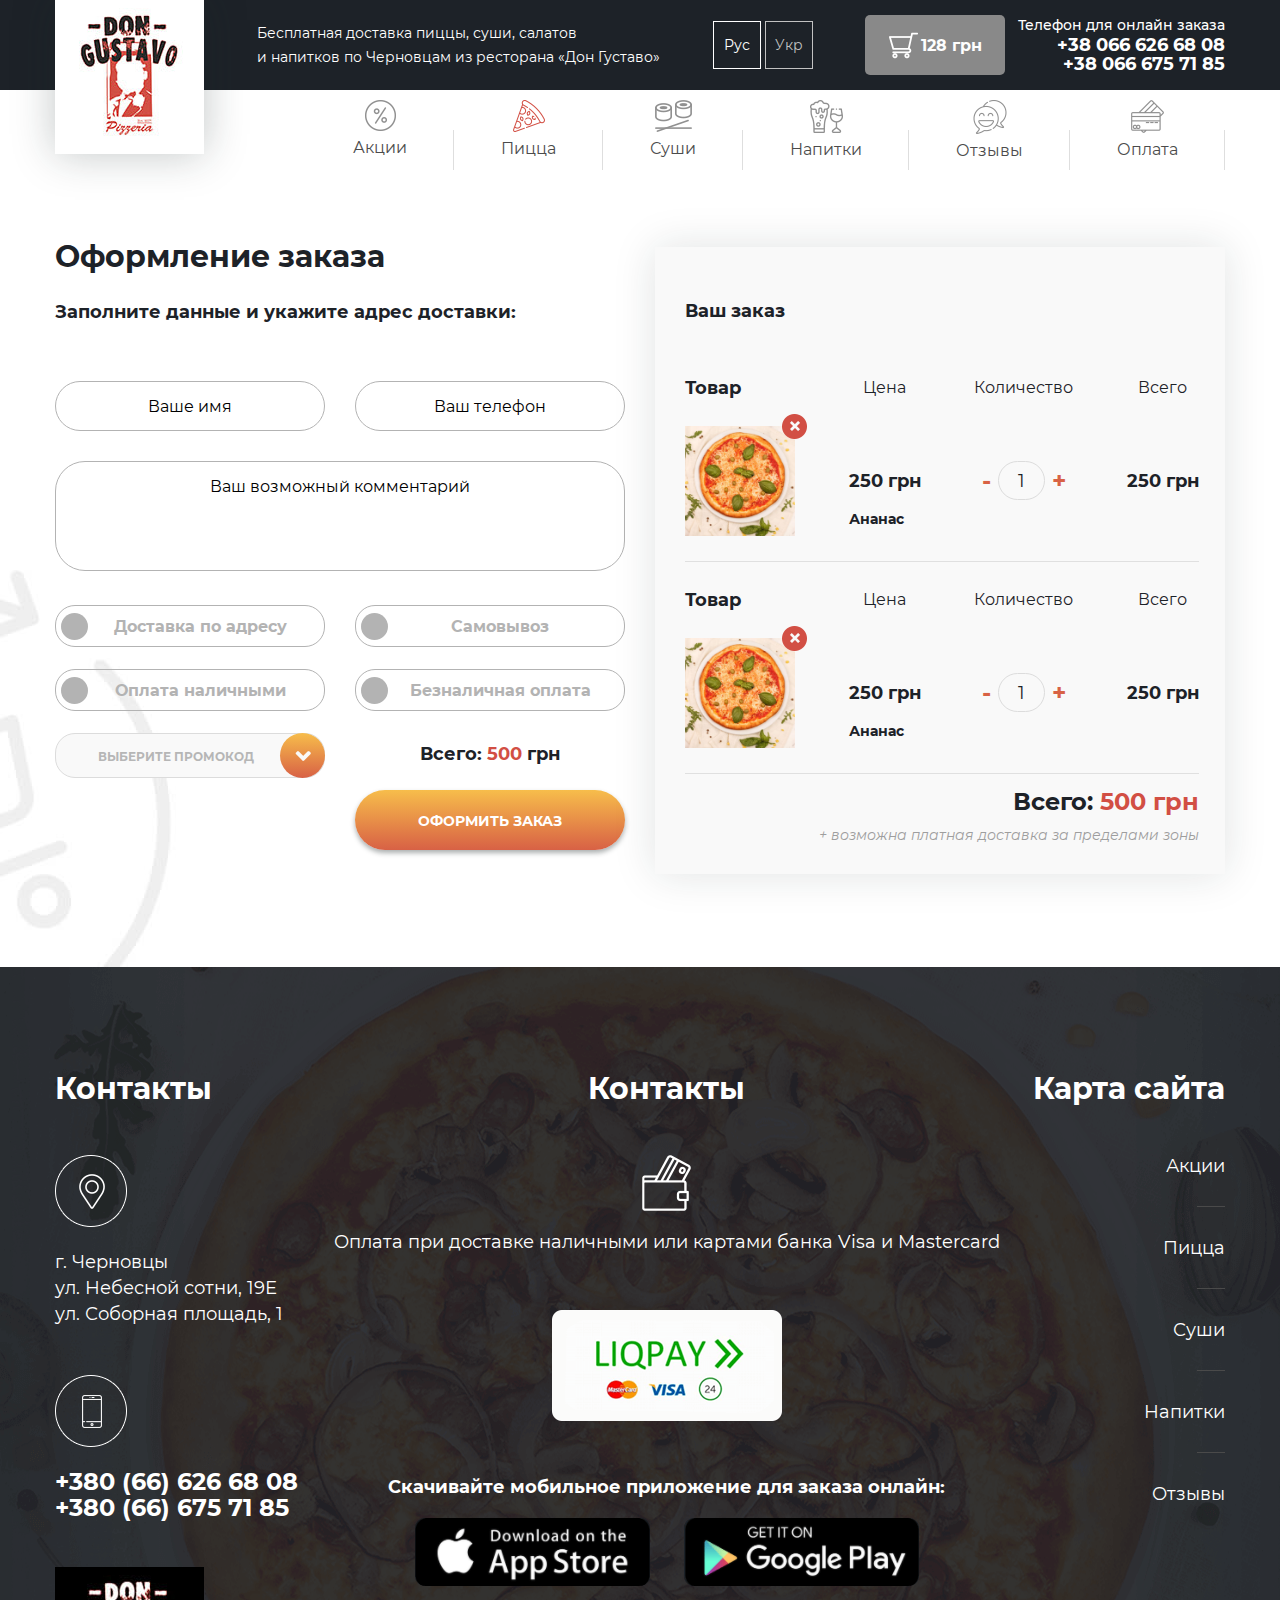
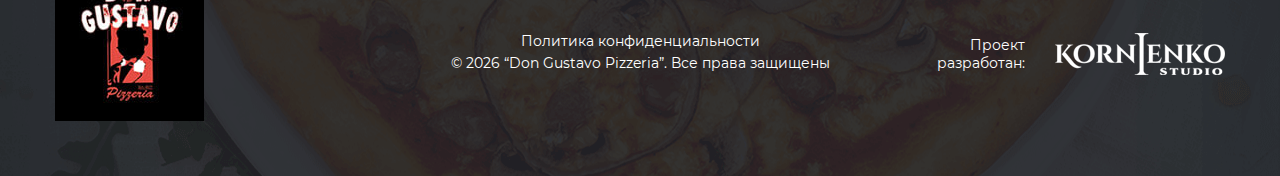
<file: card.html>
<!DOCTYPE html>
<html lang="en">
<head>
	<meta charset="utf-8" />
	<title>Project Name</title>
	<meta http-equiv="X-UA-Compatible" content="IE=edge" />
	<meta class="viewport" name="viewport" content="width=device-width, initial-scale=1, maximum-scale=1" />
	<link rel="stylesheet" href="libs/bootstrap/css/bootstrap.min.css">
	<link rel="icon" type="image/ico" href="fav.ico" />
	<link rel="stylesheet" href="css/main.css" />
	<link rel="stylesheet" href="css/media.css" />
	<link rel="stylesheet" href="css/fonts.css" />
	<link rel="stylesheet" href="libs/animate/animate.min.css" />
	<link rel="stylesheet" href="libs/magnific-popup/magnific-popup.css" />
	<link rel="stylesheet" href="libs/slick/slick.css" />
	<link rel="stylesheet" href="libs/slick/slick-theme.css" />
</head>
<body>

	<!--BEGIN Header-->
	<header class="header">
		<div class="container">
			<div class="header_wrapper">
				<div class="logo">
					<img src="img/logo.jpg" alt="">
				</div>
				<div class="descr">Бесплатная доставка пиццы, суши, салатов <br />и напитков по Черновцам из ресторана «Дон Густаво»
				</div>
				<ul class="lang">
					<li class="active">Рус</li>
					<li><a href="/">Укр</a></li>
				</ul>
				<div class="shopping_cart empty">
					<img src="img/shopping-cart.png" alt="">
					<span class="shopping_cart_credit">128</span>&nbsp;грн
				</div>
				<div class="phone">
					<h6>Телефон для онлайн заказа</h6>
					<a href="tel:+380666266808">+38 066 626 68 08</a>
					<a href="tel:+380666757185">+38 066 675 71 85</a>
				</div>
			</div>
		</div>
	</header>
	<!-- END Header-->

	<!-- Begin Menu -->
	<div class="menu">
		<div class="container">
			<ul>
				<li>
					<a href="/">
						<!-- <i></i> -->
						<img src="img/menu-1.png" alt="">
						<span>Акции</span>
					</a>
				</li>
				<li>
					<a href="/">
						<!-- <i></i> -->
						<img src="img/menu-2.png" alt="">
						<span>Пицца</span>
					</a>
				</li>
				<li>
					<a href="/">
						<!-- <i></i> -->
						<img src="img/menu-3.png" alt="">
						<span>Суши</span>
					</a>
				</li>
				<li>
					<a href="/">
						<!-- <i></i> -->
						<img src="img/menu-4.png" alt="">
						<span>Напитки</span>
					</a>
				</li>
				<li>
					<a href="/">
						<!-- <i></i> -->
						<img src="img/menu-5.png" alt="">
						<span>Отзывы</span>
					</a>
				</li>
				<li>
					<a href="/">
						<!-- <i></i> -->
						<img src="img/menu-6.png" alt="">
						<span>Оплата</span>
					</a>
				</li>
			</ul>
		</div>
	</div>
	<!-- END Menu-->

    <!-- BEGIN Card-->
    <div class="card">
        <div class="container">
			<h3 class="section_title desktop_hidden">Оформление заказа</h3>
            <div class="row card_wrapper">
                <div class="col-sm-6">
					<div class="card_form">
						<h3 class="section_title">Оформление заказа</h3>
						<h4>Заполните данные и укажите адрес доставки:</h4>
						<form action="/php.php" method="POST" id="cardForm">
							<div class="row">
								<div class="col-sm-6">
									<input type="text" name="name" placeholder="Ваше имя" id="name">
								</div>
								<div class="col-sm-6">
									<input type="text" name="phone" placeholder="Ваш телефон" id="phone">
								</div>
							</div>
							<textarea name="message" placeholder="Ваш возможный комментарий"></textarea>
							<div class="row row_margin">
								<div class="col-sm-6">
									<label class="radio_input">
										Доставка по адресу
										<input type="radio" name="delivery" value="Доставка по адресу" id="delivery">
									</label>
									<div class="subinput">
										<div class="input_wrapper">
											<input type="text" name="street" placeholder="Улица" id="street">
										</div>
										<div class="input_wrapper">
											<input type="text" name="house" placeholder="Номер дома" id="house">
										</div>
										<div class="input_wrapper">
											<input type="number" name="entrance" placeholder="Подъезд" id="entrance">
										</div>
										<div class="input_wrapper">
											<input type="number" name="apartment" placeholder="Квартира" id="apartment">
										</div>
									</div>
								</div>
								<div class="col-sm-6">
									<label class="radio_input radio_main">
										Самовывоз
										<input type="radio" name="delivery" value="Самовывоз">
									</label>
									<div class="subinput">
										<label class="radio_input subradio">
											ул. Небесной сотни, 19Е
											<input type="radio" name="selfdelivery" value="ул. Небесной сотни, 19Е">
										</label>
										<label class="radio_input subradio">
											ул. Второй адрес
											<input type="radio" name="selfdelivery" value="ул. Второй адрес">
										</label>
									</div>
								</div>
							</div>
							<div class="row row_margin">
								<div class="col-sm-6">
									<label class="radio_input">
										Оплата наличными
										<input type="radio" name="payment" value="Оплата наличными">
									</label>
								</div>
								<div class="col-sm-6">
									<label class="radio_input">
										Безналичная оплата
										<input type="radio" name="payment" value="Безналичная оплата">
									</label>
								</div>
							</div>
							<div class="row">
								<div class="col-sm-6">
									<div class="product_card--promo">
										<div class="product_card--promo_dropdown">
											<input id="promo" type="hidden" name="promo">
											<span class="arrow"></span>
											<div class="product_card--promo_value">Выберите промокод</div>
											<ul class="product_card--promo_list">
												<li>PromoCode 1</li>
												<li>PromoCode 2</li>
												<li>PromoCode 3</li>
											</ul>
										</div>
									</div>
								</div>
								<div class="col-sm-6">
									<div class="form_total_price">
										Всего:
										<span><span id="totalPrice">250</span></span> грн
										<input type="hidden" name="totalSum" id="totalSum">
									</div>
								</div>
							</div>
							<button type="submit" class="btn_main">Оформить заказ</button>
						</form>
					</div>
                </div>
                <div class="col-sm-6">
					<div class="card_total">
						<h4>Ваш заказ</h4>
						<div class="card_total--table">
							<div class="card_total--table_item">
								<div class="card_total--table_column">
									<h6>Товар</h6>
									<div class="card_total--table_pict">
										<img src="img/product-card.jpg" alt="">
										<div class="delete"></div>
									</div>
								</div>
								<div class="card_total--table_column">
									<h6>Цена</h6>
									<span><span class="item_price">250</span> грн</span>
									<div class="product_card--added">
										<div class="product_card--added_item shown" data-id="4">
											<i>+</i>
											<span>Ананас</span>
										</div>
									</div>
								</div>
								<div class="card_total--table_column">
									<h6 class="desktop">Количество</h6>
									<h6 class="mobile">Кол-во</h6>
									<div class="quantity">
										<div class="btn_minus btn_minus_card card_btn btn_action disabled">-</div>
										<input readonly="" type="text" value="1" name="quantity" placeholder="">
										<div class="btn_plus btn_plus_card card_btn btn_action">+</div>
									</div>
								</div>
								<div class="card_total--table_column">
									<h6>Всего</h6>
									<span><span class="row_price">250</span> грн</span>
								</div>
							</div>
							<div class="card_total--table_item">
								<div class="card_total--table_column">
									<h6>Товар</h6>
									<div class="card_total--table_pict">
										<img src="img/product-card.jpg" alt="">
										<div class="delete"></div>
									</div>
								</div>
								<div class="card_total--table_column">
									<h6>Цена</h6>
									<span><span class="item_price">250</span> грн</span>
									<div class="product_card--added">
										<div class="product_card--added_item shown" data-id="4">
											<i>+</i>
											<span>Ананас</span>
										</div>
									</div>
								</div>
								<div class="card_total--table_column">
									<h6 class="desktop">Количество</h6>
									<h6 class="mobile">Кол-во</h6>
									<div class="quantity">
										<div class="btn_minus btn_minus_card card_btn btn_action disabled">-</div>
										<input readonly="" type="text" value="1" name="quantity" placeholder="">
										<div class="btn_plus btn_plus_card card_btn btn_action">+</div>
									</div>
								</div>
								<div class="card_total--table_column">
									<h6>Всего</h6>
									<span><span class="row_price">250</span> грн</span>
								</div>
							</div>
							<div class="card_total--table_footer">
								<h5>Всего: <span><span id="total_price">250</span> грн</span></h5>
								<i>+ возможна платная доставка за пределами зоны</i>
							</div>
						</div>
					</div>
                </div>
            </div>
        </div>
    </div>
    <!-- END Card-->

	<!-- BEGIN Footer -->
	<footer class="footer">
		<div class="container">
			<div class="footer_wrapper">
				<div class="contact">
					<h3 class="section_title section_title--white">Контакты</h3>
					<div class="contact_item">
						<img src="img/location.png" alt="">
						<p>г. Черновцы <br />ул. Небесной сотни, 19Е <br />ул. Соборная площадь, 1</p>
					</div>
					<div class="contact_item">
						<img src="img/mobile.png" alt="">
						<a class="footer_tel" href="tel:+380666266808">+380 (66) 626 68 08</a>
						<a class="footer_tel" href="tel:+380666757185">+380 (66) 675 71 85</a>
					</div>
				</div>
				<div class="payment">
					<h3 class="section_title section_title--white">Контакты</h3>
					<img class="payment_icon" src="img/payment-icon.png" alt="">
					<p>Оплата при доставке наличными или картами банка Visa и Mastercard</p>
					<img class="liqpay" src="img/liqpay.png" alt="" class="">
					<strong>Скачивайте мобильное приложение для заказа онлайн:</strong>
					<img class="app-store" src="img/apple-store.png" alt="">
					<img class="app-store" src="img/google-store.png" alt="">
				</div>
				<div class="map">
					<h3 class="section_title section_title--white">Карта сайта</h3>
					<ul class="map_list">
						<li><a href="/">Акции</a></li>
						<li><a href="/">Пицца</a></li>
						<li><a href="/">Суши</a></li>
						<li><a href="/">Напитки</a></li>
						<li><a href="/">Отзывы</a></li>
					</ul>
				</div>
			</div>
			<div class="footer_bottom">
				<div class="footer_logo">
					<img src="img/logo-dark.jpg" alt="">
				</div>
				<div class="policy">
					<a class="popup" href="#politics">Политика конфиденциальности</a>
					<p>&copy; <script type="text/javascript">var mdate = new Date(); document.write(mdate.getFullYear());</script> “Don Gustavo Pizzeria”. Все права защищены</p>
				</div>
				<div class="made_by">
					Проект <br />разработан:
					<img src="img/logo-dev.png" alt="">
				</div>
			</div>
		</div>
	</footer>
	<!-- END Footer -->

	<!--[if lt IE 9]>
	<script src="libs/html5shiv/es5-shim.min.js"></script>
	<script src="libs/html5shiv/html5shiv.min.js"></script>
	<script src="libs/html5shiv/html5shiv-printshiv.min.js"></script>
	<script src="libs/respond/respond.min.js"></script>
	<![endif]-->

	<script src="libs/jquery/jquery-2.1.4.min.js"></script>
	<script src="libs/jquery-ui/jquery-ui.min.js"></script>
	<script src="libs/bootstrap/js/bootstrap.min.js"></script>
	<script src="libs/magnific-popup/jquery.magnific-popup.min.js"></script>
	<script src="libs/slick/slick.min.js"></script>
	<script src="libs/maskedinput/jquery.maskedinput.min.js"></script>
	<script src="libs/validation/jquery.validate.min.js"></script>
	<script src="libs/animate/wow.min.js"></script>
	<script>
		new WOW().init();
	</script>
	<script src="js/common.js"></script>
	
</body>
</html>
</file>
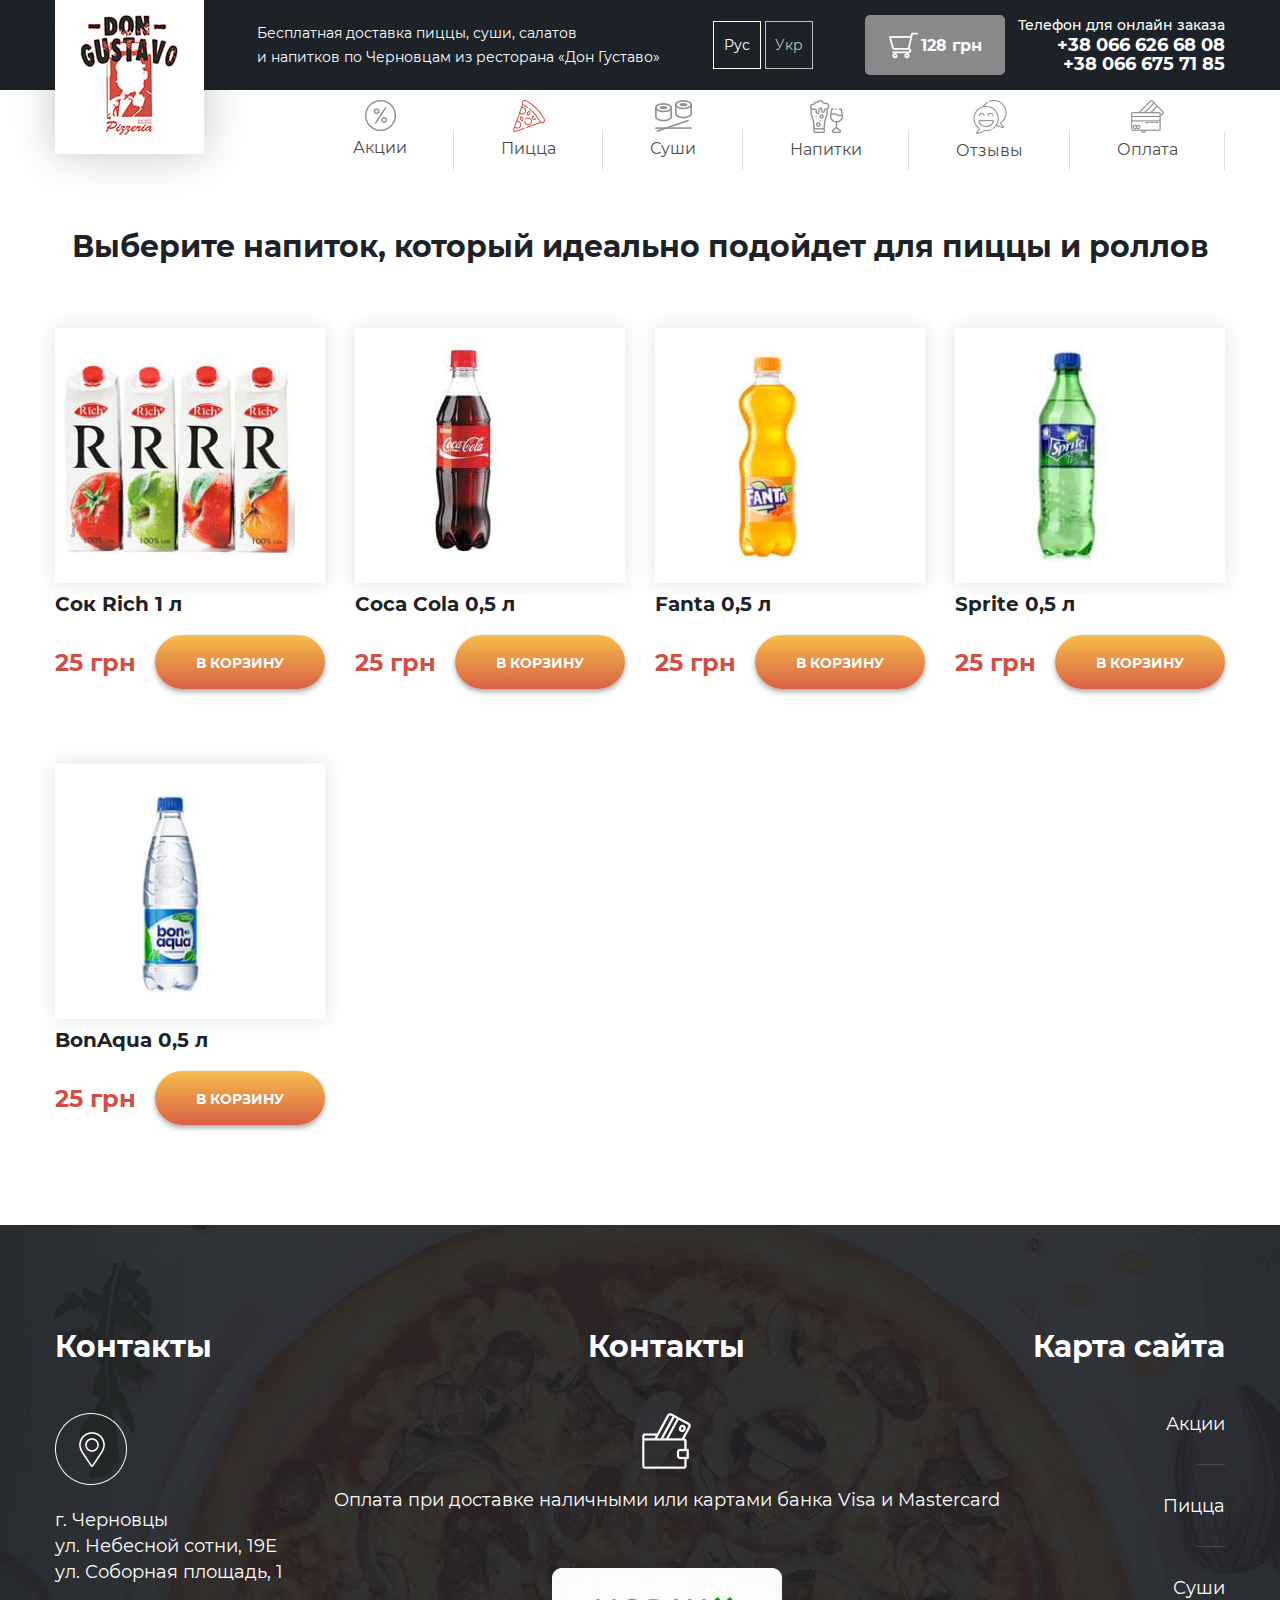
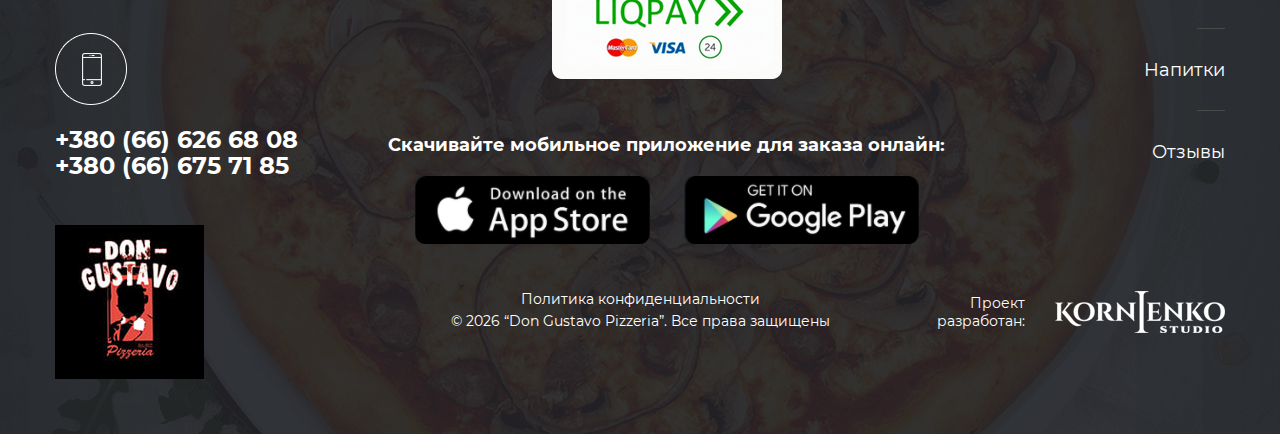
<file: drink.html>
<!DOCTYPE html>
<html lang="en">
<head>
	<meta charset="utf-8" />
	<title>Project Name</title>
	<meta http-equiv="X-UA-Compatible" content="IE=edge" />
	<meta class="viewport" name="viewport" content="width=device-width, initial-scale=1, maximum-scale=1" />
	<link rel="stylesheet" href="libs/bootstrap/css/bootstrap.min.css">
	<link rel="icon" type="image/ico" href="fav.ico" />
	<link rel="stylesheet" href="css/main.css" />
	<link rel="stylesheet" href="css/media.css" />
	<link rel="stylesheet" href="css/fonts.css" />
	<link rel="stylesheet" href="libs/animate/animate.min.css" />
	<link rel="stylesheet" href="libs/magnific-popup/magnific-popup.css" />
	<link rel="stylesheet" href="libs/slick/slick.css" />
	<link rel="stylesheet" href="libs/slick/slick-theme.css" />
</head>
<body>

	<!--BEGIN Header-->
	<header class="header">
		<div class="container">
			<div class="header_wrapper">
				<div class="logo">
					<img src="img/logo.jpg" alt="">
				</div>
				<div class="descr">Бесплатная доставка пиццы, суши, салатов <br />и напитков по Черновцам из ресторана «Дон Густаво»
				</div>
				<ul class="lang">
					<li class="active">Рус</li>
					<li><a href="/">Укр</a></li>
				</ul>
				<div class="shopping_cart empty">
					<img src="img/shopping-cart.png" alt="">
					<span class="shopping_cart_credit">128</span>&nbsp;грн
				</div>
				<div class="phone">
					<h6>Телефон для онлайн заказа</h6>
					<a href="tel:+380666266808">+38 066 626 68 08</a>
					<a href="tel:+380666757185">+38 066 675 71 85</a>
				</div>
			</div>
		</div>
	</header>
	<!-- END Header-->

	<!-- Begin Menu -->
	<div class="menu">
		<div class="container">
			<ul>
				<li>
					<a href="/">
						<!-- <i></i> -->
						<img src="img/menu-1.png" alt="">
						<span>Акции</span>
					</a>
				</li>
				<li>
					<a href="/">
						<!-- <i></i> -->
						<img src="img/menu-2.png" alt="">
						<span>Пицца</span>
					</a>
				</li>
				<li>
					<a href="/">
						<!-- <i></i> -->
						<img src="img/menu-3.png" alt="">
						<span>Суши</span>
					</a>
				</li>
				<li>
					<a href="/">
						<!-- <i></i> -->
						<img src="img/menu-4.png" alt="">
						<span>Напитки</span>
					</a>
				</li>
				<li>
					<a href="/">
						<!-- <i></i> -->
						<img src="img/menu-5.png" alt="">
						<span>Отзывы</span>
					</a>
				</li>
				<li>
					<a href="/">
						<!-- <i></i> -->
						<img src="img/menu-6.png" alt="">
						<span>Оплата</span>
					</a>
				</li>
			</ul>
		</div>
	</div>
	<!-- END Menu-->

    <!-- BEGIN Drink-->
    <div class="drink">
		<div class="container">
			<h3 class="section_title">Выберите напиток, который идеально подойдет для пиццы и роллов</h3>
			<div class="row">
				<div class="col-md-3">
					<div class="often_item">
						<img src="img/often-1.jpg" alt="">
					</div>
					<h4 class="often_title">Сок Rich 1 л</h4>
					<div class="often_item--footer">
						<div class="often_item--footer_price">25 грн</div>
						<div class="choose">
							<div class="quantity">
								<div class="btn_minus btn_action">-</div>
								<input disabled type="text" value="1" name="quantity">
								<div class="btn_plus btn_action">+</div>
							</div>
							<button class="often_item--footer_btn btn_main btn_main_product">В корзину</button>
						</div>
					</div>
				</div>
				<div class="col-md-3">
					<div class="often_item">
						<img src="img/often-2.jpg" alt="">
					</div>
					<h4 class="often_title">Coca Сola 0,5 л</h4>
					<div class="often_item--footer">
						<div class="often_item--footer_price">25 грн</div>
						<div class="choose">
							<div class="quantity">
								<div class="btn_minus btn_action">-</div>
								<input disabled type="text" value="1" name="quantity">
								<div class="btn_plus btn_action">+</div>
							</div>
							<button class="often_item--footer_btn btn_main btn_main_product">В корзину</button>
						</div>
					</div>
				</div>
				<div class="col-md-3">
					<div class="often_item">
						<img src="img/often-3.jpg" alt="">
					</div>
					<h4 class="often_title">Fanta 0,5 л</h4>
					<div class="often_item--footer">
						<div class="often_item--footer_price">25 грн</div>
						<div class="choose">
							<div class="quantity">
								<div class="btn_minus btn_action">-</div>
								<input disabled type="text" value="1" name="quantity">
								<div class="btn_plus btn_action">+</div>
							</div>
							<button class="often_item--footer_btn btn_main btn_main_product">В корзину</button>
						</div>
					</div>
				</div>
				<div class="col-md-3">
					<div class="often_item">
						<img src="img/often-4.jpg" alt="">
					</div>
					<h4 class="often_title">Sprite 0,5 л</h4>
					<div class="often_item--footer">
						<div class="often_item--footer_price">25 грн</div>
						<div class="choose">
							<div class="quantity">
								<div class="btn_minus btn_action">-</div>
								<input disabled type="text" value="1" name="quantity">
								<div class="btn_plus btn_action">+</div>
							</div>
							<button class="often_item--footer_btn btn_main btn_main_product">В корзину</button>
						</div>
					</div>
				</div>
				<div class="col-md-3">
					<div class="often_item">
						<img src="img/often-5.jpg" alt="">
					</div>
					<h4 class="often_title">BonAqua 0,5 л</h4>
					<div class="often_item--footer">
						<div class="often_item--footer_price">25 грн</div>
						<div class="choose">
							<div class="quantity">
								<div class="btn_minus btn_action">-</div>
								<input disabled type="text" value="1" name="quantity">
								<div class="btn_plus btn_action">+</div>
							</div>
							<button class="often_item--footer_btn btn_main btn_main_product">В корзину</button>
						</div>
					</div>
				</div>
			</div>
		</div>
	</div>
    <!-- END Drink-->

	<!-- BEGIN Footer -->
	<footer class="footer">
		<div class="container">
			<div class="footer_wrapper">
				<div class="contact">
					<h3 class="section_title section_title--white">Контакты</h3>
					<div class="contact_item">
						<img src="img/location.png" alt="">
						<p>г. Черновцы <br />ул. Небесной сотни, 19Е <br />ул. Соборная площадь, 1</p>
					</div>
					<div class="contact_item">
						<img src="img/mobile.png" alt="">
						<a class="footer_tel" href="tel:+380666266808">+380 (66) 626 68 08</a>
						<a class="footer_tel" href="tel:+380666757185">+380 (66) 675 71 85</a>
					</div>
				</div>
				<div class="payment">
					<h3 class="section_title section_title--white">Контакты</h3>
					<img class="payment_icon" src="img/payment-icon.png" alt="">
					<p>Оплата при доставке наличными или картами банка Visa и Mastercard</p>
					<img class="liqpay" src="img/liqpay.png" alt="" class="">
					<strong>Скачивайте мобильное приложение для заказа онлайн:</strong>
					<img class="app-store" src="img/apple-store.png" alt="">
					<img class="app-store" src="img/google-store.png" alt="">
				</div>
				<div class="map">
					<h3 class="section_title section_title--white">Карта сайта</h3>
					<ul class="map_list">
						<li><a href="/">Акции</a></li>
						<li><a href="/">Пицца</a></li>
						<li><a href="/">Суши</a></li>
						<li><a href="/">Напитки</a></li>
						<li><a href="/">Отзывы</a></li>
					</ul>
				</div>
			</div>
			<div class="footer_bottom">
				<div class="footer_logo">
					<img src="img/logo-dark.jpg" alt="">
				</div>
				<div class="policy">
					<a class="popup" href="#politics">Политика конфиденциальности</a>
					<p>&copy; <script type="text/javascript">var mdate = new Date(); document.write(mdate.getFullYear());</script> “Don Gustavo Pizzeria”. Все права защищены</p>
				</div>
				<div class="made_by">
					Проект <br />разработан:
					<img src="img/logo-dev.png" alt="">
				</div>
			</div>
		</div>
	</footer>
	<!-- END Footer -->

	<!--[if lt IE 9]>
	<script src="libs/html5shiv/es5-shim.min.js"></script>
	<script src="libs/html5shiv/html5shiv.min.js"></script>
	<script src="libs/html5shiv/html5shiv-printshiv.min.js"></script>
	<script src="libs/respond/respond.min.js"></script>
	<![endif]-->

	<script src="libs/jquery/jquery-2.1.4.min.js"></script>
	<script src="libs/jquery-ui/jquery-ui.min.js"></script>
	<script src="libs/bootstrap/js/bootstrap.min.js"></script>
	<script src="libs/magnific-popup/jquery.magnific-popup.min.js"></script>
	<script src="libs/slick/slick.min.js"></script>
	<script src="libs/maskedinput/jquery.maskedinput.min.js"></script>
	<script src="libs/validation/jquery.validate.min.js"></script>
	<script src="libs/animate/wow.min.js"></script>
	<script>
		new WOW().init();
	</script>
	<script src="js/common.js"></script>
	
</body>
</html>
</file>
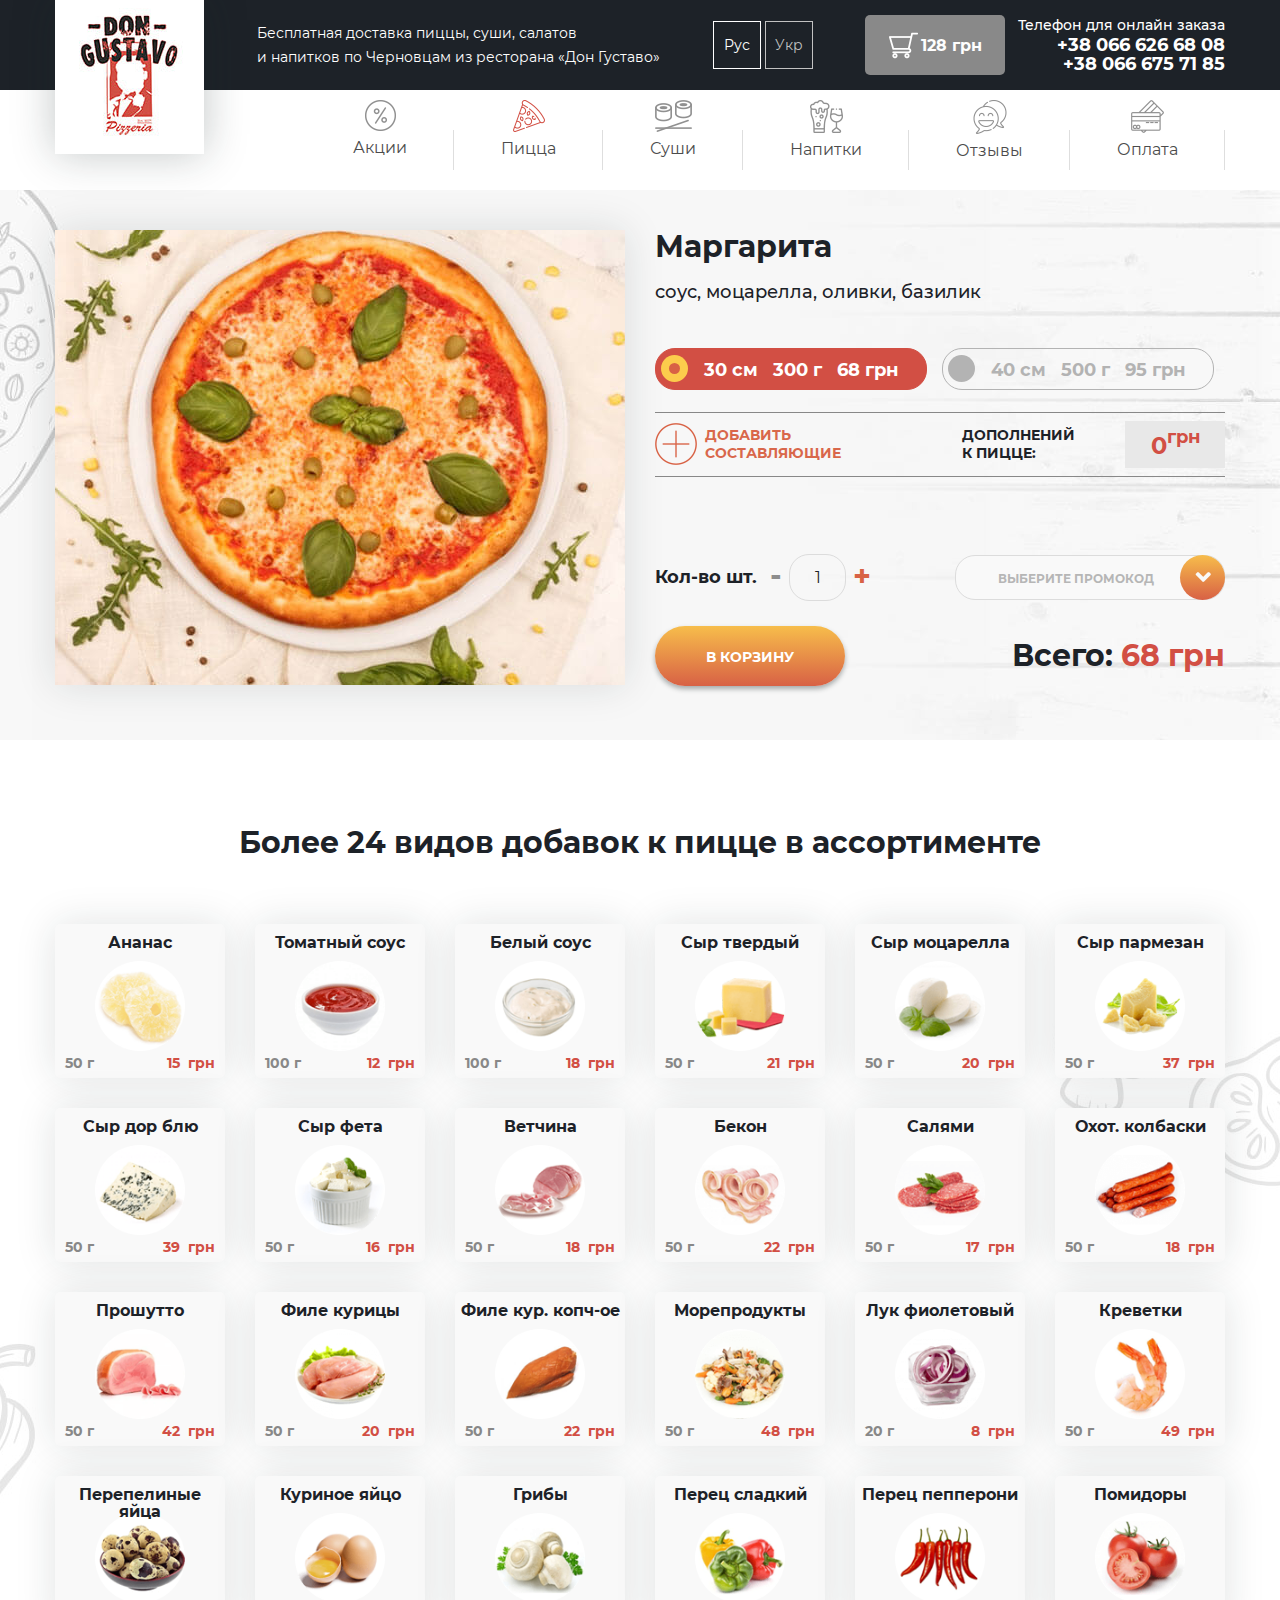
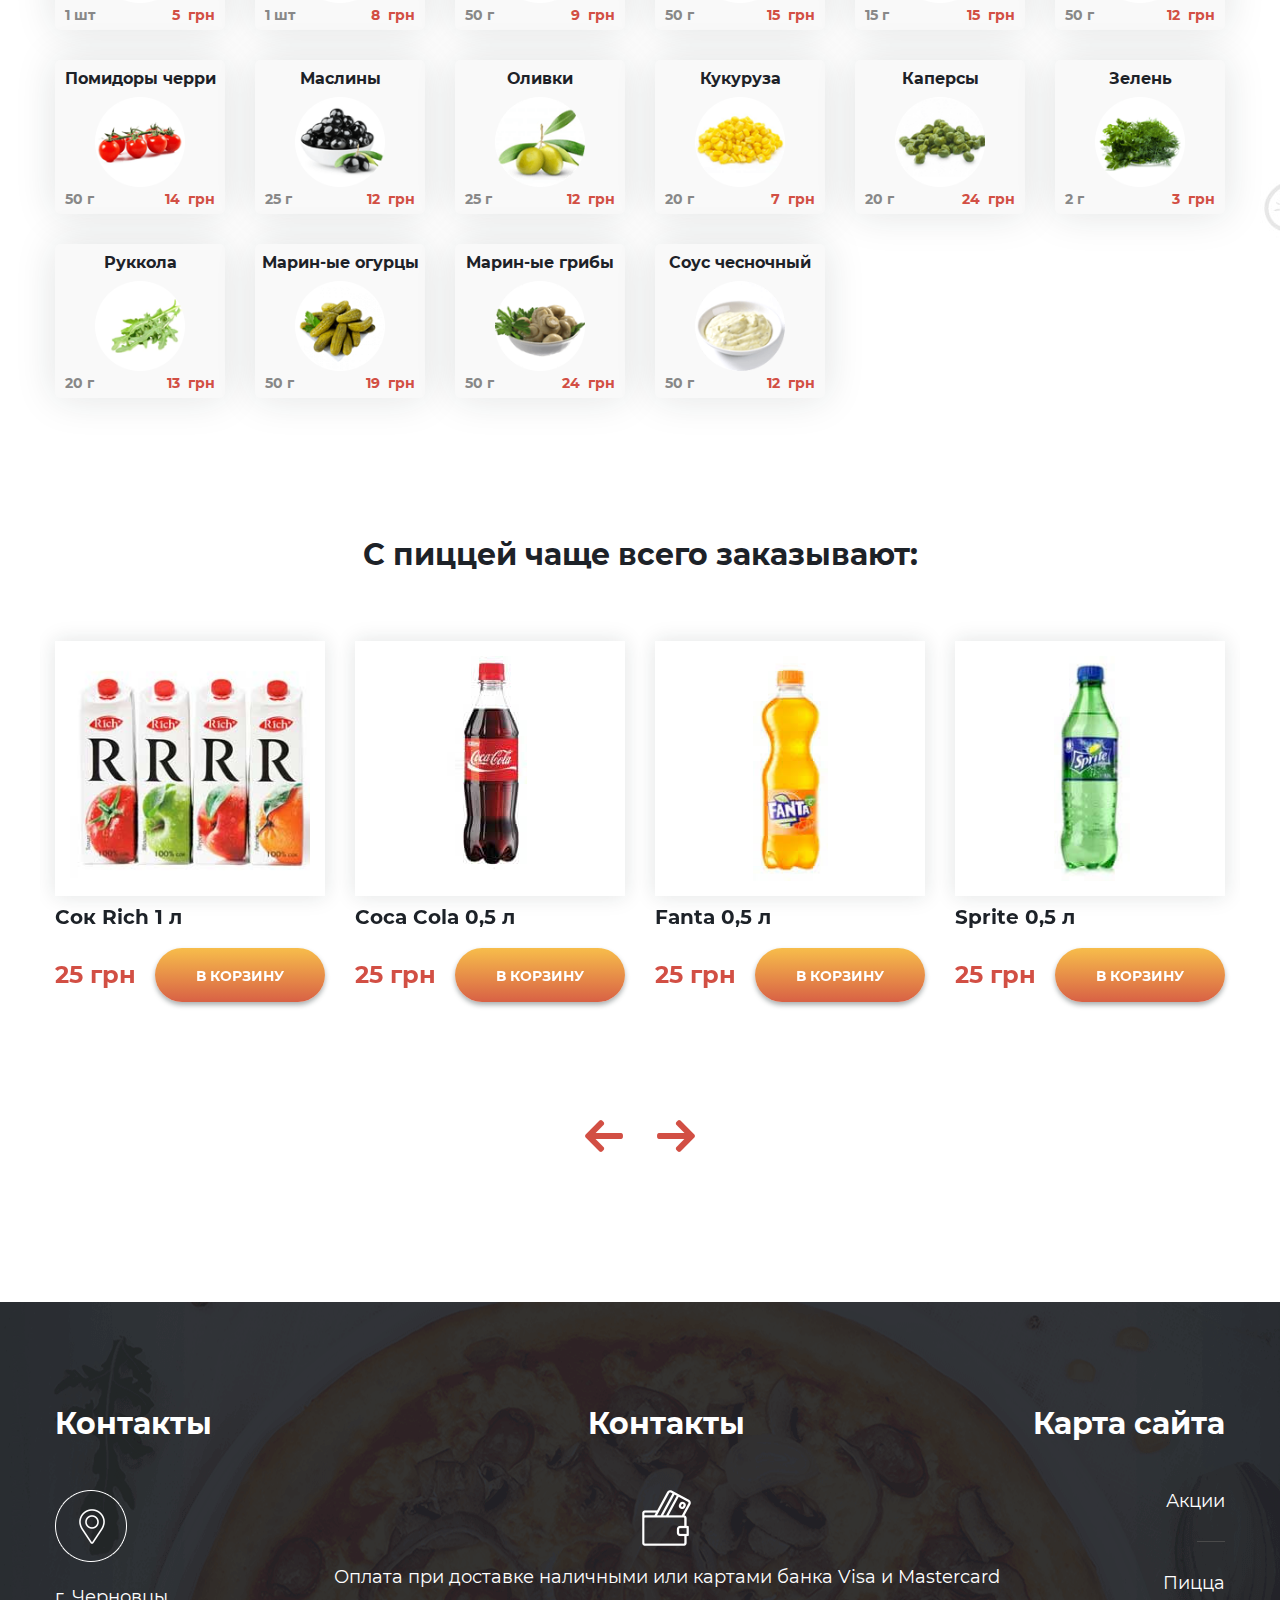
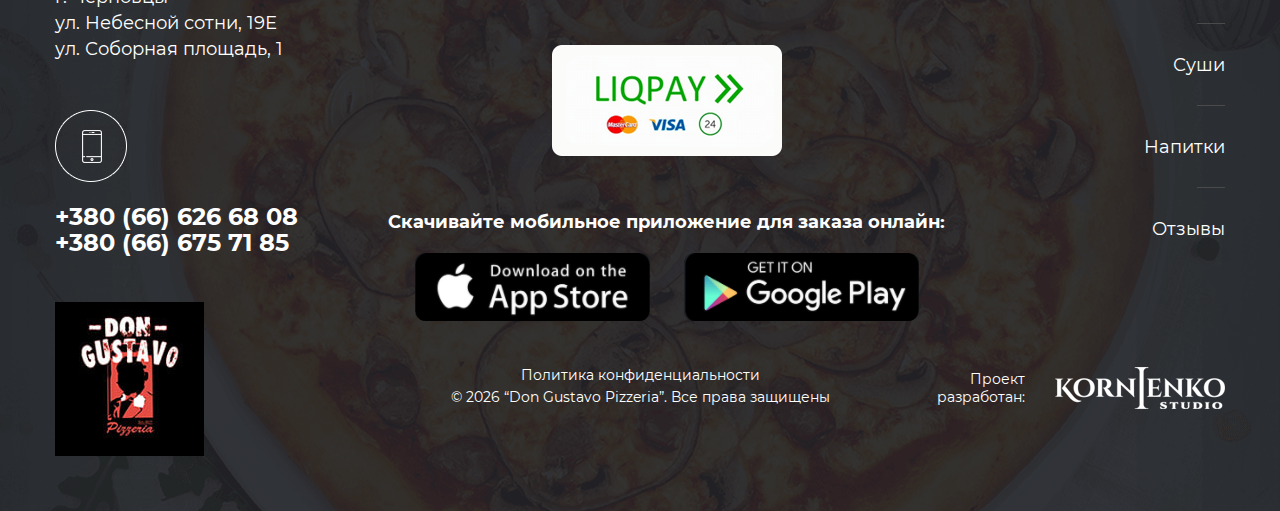
<file: product.html>
<!DOCTYPE html>
<html lang="en">
<head>
	<meta charset="utf-8" />
	<title>Project Name</title>
	<meta http-equiv="X-UA-Compatible" content="IE=edge" />
	<meta class="viewport" name="viewport" content="width=device-width, initial-scale=1, maximum-scale=1" />
	<link rel="stylesheet" href="libs/bootstrap/css/bootstrap.min.css">
	<link rel="icon" type="image/ico" href="fav.ico" />
	<link rel="stylesheet" href="css/main.css" />
	<link rel="stylesheet" href="css/media.css" />
	<link rel="stylesheet" href="css/fonts.css" />
	<link rel="stylesheet" href="libs/animate/animate.min.css" />
	<link rel="stylesheet" href="libs/magnific-popup/magnific-popup.css" />
	<link rel="stylesheet" href="libs/slick/slick.css" />
	<link rel="stylesheet" href="libs/slick/slick-theme.css" />
</head>
<body>

	<!--BEGIN Header-->
	<header class="header">
		<div class="container">
			<div class="header_wrapper">
				<div class="logo">
					<img src="img/logo.jpg" alt="">
				</div>
				<div class="descr">Бесплатная доставка пиццы, суши, салатов <br />и напитков по Черновцам из ресторана «Дон Густаво»
				</div>
				<ul class="lang">
					<li class="active">Рус</li>
					<li><a href="/">Укр</a></li>
				</ul>
				<div class="shopping_cart empty">
					<img src="img/shopping-cart.png" alt="">
					<span class="shopping_cart_credit">128</span>&nbsp;грн
				</div>
				<div class="phone">
					<h6>Телефон для онлайн заказа</h6>
					<a href="tel:+380666266808">+38 066 626 68 08</a>
					<a href="tel:+380666757185">+38 066 675 71 85</a>
				</div>
			</div>
		</div>
	</header>
	<!-- END Header-->

	<!-- Begin Menu -->
	<div class="menu">
		<div class="container">
			<ul>
				<li>
					<a href="/">
						<!-- <i></i> -->
						<img src="img/menu-1.png" alt="">
						<span>Акции</span>
					</a>
				</li>
				<li>
					<a href="/">
						<!-- <i></i> -->
						<img src="img/menu-2.png" alt="">
						<span>Пицца</span>
					</a>
				</li>
				<li>
					<a href="/">
						<!-- <i></i> -->
						<img src="img/menu-3.png" alt="">
						<span>Суши</span>
					</a>
				</li>
				<li>
					<a href="/">
						<!-- <i></i> -->
						<img src="img/menu-4.png" alt="">
						<span>Напитки</span>
					</a>
				</li>
				<li>
					<a href="/">
						<!-- <i></i> -->
						<img src="img/menu-5.png" alt="">
						<span>Отзывы</span>
					</a>
				</li>
				<li>
					<a href="/">
						<!-- <i></i> -->
						<img src="img/menu-6.png" alt="">
						<span>Оплата</span>
					</a>
				</li>
			</ul>
		</div>
	</div>
	<!-- END Menu-->

	<!-- BEGIN Product Card -->
	<div class="product_card">
		<div class="container">
			<div class="row">
				<div class="col-sm-6">
					<div class="product_card--pict">
						<h3 class="product_card--name product_card--name_mobile section_title">Маргарита</h3>
						<img src="img/product-card.jpg" alt="">
					</div>
				</div>
				<div class="col-sm-6">
					<form action="#mail.php" id="productForm" method="GET">
						<div class="product_card--info">
							<h3 class="product_card--name section_title">Маргарита</h3>
							<input type="hidden" name="name" value="Маргарита">
							<h4 class="product_card--descr">соус, моцарелла, оливки, базилик</h4>
							<div class="product_card--size" data-price=[68,95]>
								<div class="product_card--size_btn active" data-size="small">
									<span class="product_size">30</span>&nbsp;см&nbsp;&nbsp;
									<span class="product_weight">300</span>&nbsp;г&nbsp;&nbsp;
									<span>68 грн</span>
								</div>
								<div class="product_card--size_btn" data-size="big">
									<span class="product_size">40</span>&nbsp;см&nbsp;&nbsp;
									<span class="product_weight">500</span>&nbsp;г&nbsp;&nbsp;
									<span>95 грн</span>
								</div>
							</div>
							<input type="hidden" id="size" name="size" value="30">
							<input type="hidden" id="weight" name="weight" value="300">
							<div class="product_card--adds">
								<a href="#additives" class="scroll">
									<div class="product_card--adds_btn">
										<img src="img/additives.png" alt="">
										<span>Добавить <br />составляющие</span>
									</div>
								</a>
								<div class="product_card--adds_title">Дополнений <br />к пицце:</div>
								<div class="product_card--adds_price"><span>0</span><sup>грн</sup></div>
							</div>
							<div class="product_card--added">
								<div class="product_card--added_item" data-id="0">
									<i>+</i>
									<span>Ананас</span>
								</div>
								<div class="product_card--added_item" data-id="1">
									<i>+</i>
									<span>Томатный соус</span>
								</div>
								<div class="product_card--added_item" data-id="2">
									<i>+</i>
									<span>Белый соус</span>
								</div>
								<div class="product_card--added_item" data-id="3">
									<i>+</i>
									<span>Сыр твердый</span>
								</div>
								<div class="product_card--added_item" data-id="4">
									<i>+</i>
									<span>Сыр моцарелла</span>
								</div>
								<div class="product_card--added_item" data-id="5">
									<i>+</i>
									<span>Сыр пармезан</span>
								</div>
								<div class="product_card--added_item" data-id="6">
									<i>+</i>
									<span>Сыр дор блю</span>
								</div>
								<div class="product_card--added_item" data-id="7">
									<i>+</i>
									<span>Сыр фета</span>
								</div>
								<div class="product_card--added_item" data-id="8">
									<i>+</i>
									<span>Ветчина</span>
								</div>
								<div class="product_card--added_item" data-id="9">
									<i>+</i>
									<span>Бекон</span>
								</div>
								<div class="product_card--added_item" data-id="10">
									<i>+</i>
									<span>Салями</span>
								</div>
								<div class="product_card--added_item" data-id="11">
									<i>+</i>
									<span>Охот. колбаски</span>
								</div>
								<div class="product_card--added_item" data-id="12">
									<i>+</i>
									<span>Прошутто</span>
								</div>
								<div class="product_card--added_item" data-id="13">
									<i>+</i>
									<span>Филе курицы</span>
								</div>
								<div class="product_card--added_item" data-id="14">
									<i>+</i>
									<span>Филе кур. копч-ое</span>
								</div>
								<div class="product_card--added_item" data-id="15">
									<i>+</i>
									<span>Морепродукты</span>
								</div>
								<div class="product_card--added_item" data-id="16">
									<i>+</i>
									<span>Лук фиолетовый</span>
								</div>
								<div class="product_card--added_item" data-id="17">
									<i>+</i>
									<span>Креветки</span>
								</div>
								<div class="product_card--added_item" data-id="18">
									<i>+</i>
									<span>Перепелиные яйца</span>
								</div>
								<div class="product_card--added_item" data-id="19">
									<i>+</i>
									<span>Куриное яйцо</span>
								</div>
								<div class="product_card--added_item" data-id="20">
									<i>+</i>
									<span>Грибы</span>
								</div>
								<div class="product_card--added_item" data-id="21">
									<i>+</i>
									<span>Перец сладкий</span>
								</div>
								<div class="product_card--added_item" data-id="22">
									<i>+</i>
									<span>Перец пепперони</span>
								</div>
								<div class="product_card--added_item" data-id="23">
									<i>+</i>
									<span>Помидоры</span>
								</div>
								<div class="product_card--added_item" data-id="24">
									<i>+</i>
									<span>Помидоры черри</span>
								</div>
								<div class="product_card--added_item" data-id="25">
									<i>+</i>
									<span>Маслины</span>
								</div>
								<div class="product_card--added_item" data-id="26">
									<i>+</i>
									<span>Оливки</span>
								</div>
								<div class="product_card--added_item" data-id="27">
									<i>+</i>
									<span>Кукуруза</span>
								</div>
								<div class="product_card--added_item" data-id="28">
									<i>+</i>
									<span>Каперсы</span>
								</div>
								<div class="product_card--added_item" data-id="29">
									<i>+</i>
									<span>Зелень</span>
								</div>
								<div class="product_card--added_item" data-id="30">
									<i>+</i>
									<span>Руккола</span>
								</div>
								<div class="product_card--added_item" data-id="31">
									<i>+</i>
									<span>Марин-ые огурцы</span>
								</div>
								<div class="product_card--added_item" data-id="32">
									<i>+</i>
									<span>Марин-ые грибы</span>
								</div>
								<div class="product_card--added_item" data-id="33">
									<i>+</i>
									<span>Соус чесночный</span>
								</div>
							</div>
							<input type="hidden" name="additives" id="additivesInput" value=[]>
							<div class="product_card--final">
								<div class="product_card--quantity">
									<span>Кол-во шт.</span>
									<div class="quantity">
										<div class="btn_minus btn_action btn_minus_product_card disabled">-</div>
										<input readonly type="text" value="1" name="quantity">
										<div class="btn_plus btn_action btn_plus_product_card">+</div>
									</div>
								</div>
								<div class="product_card--promo">
									<div class="product_card--promo_dropdown">
										<input id="promo" type="hidden" name="promo">
										<span class="arrow"></span>
										<div class="product_card--promo_value">Выберите промокод</div>
										<ul class="product_card--promo_list">
											<li>PromoCode 1</li>
											<li>PromoCode 2</li>
											<li>PromoCode 3</li>
										</ul>
									</div>
								</div>
							</div>
							<div class="product_card--outcome">
								<button class="btn_main">В корзину</button>
								<div class="product_card--outcome_result">
									<h5 class="section_title">Всего:</h5>
									<h6 class="section_title"><span id="product_total_price">68</span>&nbsp;грн</h6>
									<input type="hidden" id="totalPrice" name="totalPrice" value="68">
								</div>
							</div>
						</div>
					</form>
				</div>
			</div>
		</div>
	</div>
	<!-- END Product Card -->
	
	<!-- BEGIN Additives-->
	<div class="additives" id="additives">
		<div class="container">
			<h3 class="section_title">Более 24 видов добавок к пицце в ассортименте</h3>
			<div class="row">
				<div class="col-md-2">
					<div class="additives_item" data-id="0" data-price="15">
						<span class="label_added">Добавлено</span>
						<h3 class="additives_item--title">Ананас</h3>
						<img src="img/additive-1.png" alt="" class="additives_item--pict">
						<div class="additives_item--info">
							<div class="additives_item--info_weight">50 г</div>
							<div class="additives_item--info_size"><span>15</span> &nbsp;грн</div>
						</div>
					</div>
				</div>
				<div class="col-md-2">
					<div class="additives_item" data-id="1" data-price="12">
						<span class="label_added">Добавлено</span>
						<h3 class="additives_item--title">Томатный соус</h3>
						<img src="img/additive-2.png" alt="" class="additives_item--pict">
						<div class="additives_item--info">
							<div class="additives_item--info_weight">100 г</div>
							<div class="additives_item--info_size"><span>12</span> &nbsp;грн</div>
						</div>
					</div>
				</div>


				<div class="col-md-2">
					<div class="additives_item" data-id="2" data-price="18">
						<span class="label_added">Добавлено</span>
						<h3 class="additives_item--title">Белый соус</h3>
						<img src="img/additive-3.png" alt="" class="additives_item--pict">
						<div class="additives_item--info">
							<div class="additives_item--info_weight">100 г</div>
							<div class="additives_item--info_size"><span>18</span> &nbsp;грн</div>
						</div>
					</div>
				</div>
				<div class="col-md-2">
					<div class="additives_item" data-id="3" data-price="21">
						<span class="label_added">Добавлено</span>
						<h3 class="additives_item--title">Сыр твердый</h3>
						<img src="img/additive-4.png" alt="" class="additives_item--pict">
						<div class="additives_item--info">
							<div class="additives_item--info_weight">50 г</div>
							<div class="additives_item--info_size"><span>21</span> &nbsp;грн</div>
						</div>
					</div>
				</div>
				<div class="col-md-2">
					<div class="additives_item" data-id="4" data-price="20">
						<span class="label_added">Добавлено</span>
						<h3 class="additives_item--title">Сыр моцарелла</h3>
						<img src="img/additive-5.png" alt="" class="additives_item--pict">
						<div class="additives_item--info">
							<div class="additives_item--info_weight">50 г</div>
							<div class="additives_item--info_size"><span>20</span> &nbsp;грн</div>
						</div>
					</div>
				</div>
				<div class="col-md-2">
					<div class="additives_item" data-id="5" data-price="37">
						<span class="label_added">Добавлено</span>
						<h3 class="additives_item--title">Сыр пармезан</h3>
						<img src="img/additive-6.png" alt="" class="additives_item--pict">
						<div class="additives_item--info">
							<div class="additives_item--info_weight">50 г</div>
							<div class="additives_item--info_size"><span>37</span> &nbsp;грн</div>
						</div>
					</div>
				</div>
				<div class="col-md-2">
					<div class="additives_item" data-id="6" data-price="39">
						<span class="label_added">Добавлено</span>
						<h3 class="additives_item--title">Сыр дор блю</h3>
						<img src="img/additive-7.png" alt="" class="additives_item--pict">
						<div class="additives_item--info">
							<div class="additives_item--info_weight">50 г</div>
							<div class="additives_item--info_size"><span>39</span> &nbsp;грн</div>
						</div>
					</div>
				</div>
				<div class="col-md-2">
					<div class="additives_item" data-id="7" data-price="16">
						<span class="label_added">Добавлено</span>
						<h3 class="additives_item--title">Сыр фета</h3>
						<img src="img/additive-8.png" alt="" class="additives_item--pict">
						<div class="additives_item--info">
							<div class="additives_item--info_weight">50 г</div>
							<div class="additives_item--info_size"><span>16</span> &nbsp;грн</div>
						</div>
					</div>
				</div>
				<div class="col-md-2">
					<div class="additives_item" data-id="8" data-price="18">
						<span class="label_added">Добавлено</span>
						<h3 class="additives_item--title">Ветчина</h3>
						<img src="img/additive-9.png" alt="" class="additives_item--pict">
						<div class="additives_item--info">
							<div class="additives_item--info_weight">50 г</div>
							<div class="additives_item--info_size"><span>18</span> &nbsp;грн</div>
						</div>
					</div>
				</div>
				<div class="col-md-2">
					<div class="additives_item" data-id="9" data-price="22">
						<span class="label_added">Добавлено</span>
						<h3 class="additives_item--title">Бекон</h3>
						<img src="img/additive-10.png" alt="" class="additives_item--pict">
						<div class="additives_item--info">
							<div class="additives_item--info_weight">50 г</div>
							<div class="additives_item--info_size"><span>22</span> &nbsp;грн</div>
						</div>
					</div>
				</div>
				<div class="col-md-2">
					<div class="additives_item" data-id="10" data-price="17">
						<span class="label_added">Добавлено</span>
						<h3 class="additives_item--title">Салями</h3>
						<img src="img/additive-11.png" alt="" class="additives_item--pict">
						<div class="additives_item--info">
							<div class="additives_item--info_weight">50 г</div>
							<div class="additives_item--info_size"><span>17</span> &nbsp;грн</div>
						</div>
					</div>
				</div>
				<div class="col-md-2">
					<div class="additives_item" data-id="11" data-price="18">
						<span class="label_added">Добавлено</span>
						<h3 class="additives_item--title">Охот. колбаски</h3>
						<img src="img/additive-12.png" alt="" class="additives_item--pict">
						<div class="additives_item--info">
							<div class="additives_item--info_weight">50 г</div>
							<div class="additives_item--info_size"><span>18</span> &nbsp;грн</div>
						</div>
					</div>
				</div>
				<div class="col-md-2">
					<div class="additives_item" data-id="12" data-price="42">
						<span class="label_added">Добавлено</span>
						<h3 class="additives_item--title">Прошутто</h3>
						<img src="img/additive-13.png" alt="" class="additives_item--pict">
						<div class="additives_item--info">
							<div class="additives_item--info_weight">50 г</div>
							<div class="additives_item--info_size"><span>42</span> &nbsp;грн</div>
						</div>
					</div>
				</div>
				<div class="col-md-2">
					<div class="additives_item" data-id="13" data-price="20">
						<span class="label_added">Добавлено</span>
						<h3 class="additives_item--title">Филе курицы</h3>
						<img src="img/additive-14.png" alt="" class="additives_item--pict">
						<div class="additives_item--info">
							<div class="additives_item--info_weight">50 г</div>
							<div class="additives_item--info_size"><span>20</span> &nbsp;грн</div>
						</div>
					</div>
				</div>
				<div class="col-md-2">
					<div class="additives_item" data-id="14" data-price="22">
						<span class="label_added">Добавлено</span>
						<h3 class="additives_item--title">Филе кур. копч-ое</h3>
						<img src="img/additive-15.png" alt="" class="additives_item--pict">
						<div class="additives_item--info">
							<div class="additives_item--info_weight">50 г</div>
							<div class="additives_item--info_size"><span>22</span> &nbsp;грн</div>
						</div>
					</div>
				</div>
				<div class="col-md-2">
					<div class="additives_item" data-id="15" data-price="48">
						<span class="label_added">Добавлено</span>
						<h3 class="additives_item--title">Морепродукты</h3>
						<img src="img/additive-16.png" alt="" class="additives_item--pict">
						<div class="additives_item--info">
							<div class="additives_item--info_weight">50 г</div>
							<div class="additives_item--info_size"><span>48</span> &nbsp;грн</div>
						</div>
					</div>
				</div>
				<div class="col-md-2">
					<div class="additives_item" data-id="16" data-price="8">
						<span class="label_added">Добавлено</span>
						<h3 class="additives_item--title">Лук фиолетовый</h3>
						<img src="img/additive-17.png" alt="" class="additives_item--pict">
						<div class="additives_item--info">
							<div class="additives_item--info_weight">20 г</div>
							<div class="additives_item--info_size"><span>8</span> &nbsp;грн</div>
						</div>
					</div>
				</div>
				<div class="col-md-2">
					<div class="additives_item" data-id="17" data-price="49">
						<span class="label_added">Добавлено</span>
						<h3 class="additives_item--title">Креветки</h3>
						<img src="img/additive-18.png" alt="" class="additives_item--pict">
						<div class="additives_item--info">
							<div class="additives_item--info_weight">50 г</div>
							<div class="additives_item--info_size"><span>49</span> &nbsp;грн</div>
						</div>
					</div>
				</div>
				<div class="col-md-2">
					<div class="additives_item" data-id="18" data-price="5">
						<span class="label_added">Добавлено</span>
						<h3 class="additives_item--title">Перепелиные яйца</h3>
						<img src="img/additive-19.png" alt="" class="additives_item--pict">
						<div class="additives_item--info">
							<div class="additives_item--info_weight">1 шт</div>
							<div class="additives_item--info_size"><span>5</span> &nbsp;грн</div>
						</div>
					</div>
				</div>
				<div class="col-md-2">
					<div class="additives_item" data-id="19" data-price="8">
						<span class="label_added">Добавлено</span>
						<h3 class="additives_item--title">Куриное яйцо</h3>
						<img src="img/additive-20.png" alt="" class="additives_item--pict">
						<div class="additives_item--info">
							<div class="additives_item--info_weight">1 шт</div>
							<div class="additives_item--info_size"><span>8</span> &nbsp;грн</div>
						</div>
					</div>
				</div>
				<div class="col-md-2">
					<div class="additives_item" data-id="20" data-price="9">
						<span class="label_added">Добавлено</span>
						<h3 class="additives_item--title">Грибы</h3>
						<img src="img/additive-21.png" alt="" class="additives_item--pict">
						<div class="additives_item--info">
							<div class="additives_item--info_weight">50 г</div>
							<div class="additives_item--info_size"><span>9</span> &nbsp;грн</div>
						</div>
					</div>
				</div>
				<div class="col-md-2">
					<div class="additives_item" data-id="21" data-price="15">
						<span class="label_added">Добавлено</span>
						<h3 class="additives_item--title">Перец сладкий</h3>
						<img src="img/additive-22.png" alt="" class="additives_item--pict">
						<div class="additives_item--info">
							<div class="additives_item--info_weight">50 г</div>
							<div class="additives_item--info_size"><span>15</span> &nbsp;грн</div>
						</div>
					</div>
				</div>
				<div class="col-md-2">
					<div class="additives_item" data-id="22" data-price="15">
						<span class="label_added">Добавлено</span>
						<h3 class="additives_item--title">Перец пепперони</h3>
						<img src="img/additive-23.png" alt="" class="additives_item--pict">
						<div class="additives_item--info">
							<div class="additives_item--info_weight">15 г</div>
							<div class="additives_item--info_size"><span>15</span> &nbsp;грн</div>
						</div>
					</div>
				</div>
				<div class="col-md-2">
					<div class="additives_item" data-id="23" data-price="12">
						<span class="label_added">Добавлено</span>
						<h3 class="additives_item--title">Помидоры</h3>
						<img src="img/additive-24.png" alt="" class="additives_item--pict">
						<div class="additives_item--info">
							<div class="additives_item--info_weight">50 г</div>
							<div class="additives_item--info_size"><span>12</span> &nbsp;грн</div>
						</div>
					</div>
				</div>
				<div class="col-md-2">
					<div class="additives_item" data-id="24" data-price="14">
						<span class="label_added">Добавлено</span>
						<h3 class="additives_item--title">Помидоры черри</h3>
						<img src="img/additive-25.png" alt="" class="additives_item--pict">
						<div class="additives_item--info">
							<div class="additives_item--info_weight">50 г</div>
							<div class="additives_item--info_size"><span>14</span> &nbsp;грн</div>
						</div>
					</div>
				</div>
				<div class="col-md-2">
					<div class="additives_item" data-id="25" data-price="12">
						<span class="label_added">Добавлено</span>
						<h3 class="additives_item--title">Маслины</h3>
						<img src="img/additive-26.png" alt="" class="additives_item--pict">
						<div class="additives_item--info">
							<div class="additives_item--info_weight">25 г</div>
							<div class="additives_item--info_size"><span>12</span> &nbsp;грн</div>
						</div>
					</div>
				</div>
				<div class="col-md-2">
					<div class="additives_item" data-id="26" data-price="12">
						<span class="label_added">Добавлено</span>
						<h3 class="additives_item--title">Оливки</h3>
						<img src="img/additive-27.png" alt="" class="additives_item--pict">
						<div class="additives_item--info">
							<div class="additives_item--info_weight">25 г</div>
							<div class="additives_item--info_size"><span>12</span> &nbsp;грн</div>
						</div>
					</div>
				</div>
				<div class="col-md-2">
					<div class="additives_item" data-id="27" data-price="7">
						<span class="label_added">Добавлено</span>
						<h3 class="additives_item--title">Кукуруза</h3>
						<img src="img/additive-28.png" alt="" class="additives_item--pict">
						<div class="additives_item--info">
							<div class="additives_item--info_weight">20 г</div>
							<div class="additives_item--info_size"><span>7</span> &nbsp;грн</div>
						</div>
					</div>
				</div>
				<div class="col-md-2">
					<div class="additives_item" data-id="28" data-price="24">
						<span class="label_added">Добавлено</span>
						<h3 class="additives_item--title">Каперсы</h3>
						<img src="img/additive-29.png" alt="" class="additives_item--pict">
						<div class="additives_item--info">
							<div class="additives_item--info_weight">20 г</div>
							<div class="additives_item--info_size"><span>24</span> &nbsp;грн</div>
						</div>
					</div>
				</div>
				<div class="col-md-2">
					<div class="additives_item" data-id="29" data-price="3">
						<span class="label_added">Добавлено</span>
						<h3 class="additives_item--title">Зелень</h3>
						<img src="img/additive-30.png" alt="" class="additives_item--pict">
						<div class="additives_item--info">
							<div class="additives_item--info_weight">2 г</div>
							<div class="additives_item--info_size"><span>3</span> &nbsp;грн</div>
						</div>
					</div>
				</div>
				<div class="col-md-2">
					<div class="additives_item" data-id="30" data-price="13">
						<span class="label_added">Добавлено</span>
						<h3 class="additives_item--title">Руккола</h3>
						<img src="img/additive-31.png" alt="" class="additives_item--pict">
						<div class="additives_item--info">
							<div class="additives_item--info_weight">20 г</div>
							<div class="additives_item--info_size"><span>13</span> &nbsp;грн</div>
						</div>
					</div>
				</div>
				<div class="col-md-2">
					<div class="additives_item" data-id="31" data-price="19">
						<span class="label_added">Добавлено</span>
						<h3 class="additives_item--title">Марин-ые огурцы</h3>
						<img src="img/additive-32.png" alt="" class="additives_item--pict">
						<div class="additives_item--info">
							<div class="additives_item--info_weight">50 г</div>
							<div class="additives_item--info_size"><span>19</span> &nbsp;грн</div>
						</div>
					</div>
				</div>
				<div class="col-md-2">
					<div class="additives_item" data-id="32" data-price="24">
						<span class="label_added">Добавлено</span>
						<h3 class="additives_item--title">Марин-ые грибы</h3>
						<img src="img/additive-33.png" alt="" class="additives_item--pict">
						<div class="additives_item--info">
							<div class="additives_item--info_weight">50 г</div>
							<div class="additives_item--info_size"><span>24</span> &nbsp;грн</div>
						</div>
					</div>
				</div>
				<div class="col-md-2">
					<div class="additives_item" data-id="33" data-price="12">
						<span class="label_added">Добавлено</span>
						<h3 class="additives_item--title">Соус чесночный</h3>
						<img src="img/additive-34.png" alt="" class="additives_item--pict">
						<div class="additives_item--info">
							<div class="additives_item--info_weight">50 г</div>
							<div class="additives_item--info_size"><span>12</span> &nbsp;грн</div>
						</div>
					</div>
				</div>
			</div>
		</div>
	</div>
	<!-- END Additives-->

	<!-- BEGIN Order Often-->
	<div class="often">
		<div class="container">
			<h3 class="section_title">С пиццей чаще всего заказывают:</h3>
			<div class="slider_wrapper row">
				<div class="often_slider">
					<div class="col-md-3">
						<div class="often_item">
							<img src="img/often-1.jpg" alt="">
						</div>
						<h4 class="often_title">Сок Rich 1 л</h4>
						<div class="often_item--footer">
							<div class="often_item--footer_price">25 грн</div>
							<div class="choose">
								<div class="quantity">
									<div class="btn_minus btn_action">-</div>
									<input disabled type="text" value="1" name="quantity">
									<div class="btn_plus btn_action">+</div>
								</div>
								<button class="often_item--footer_btn btn_main btn_main_product">В корзину</button>
							</div>
						</div>
					</div>
					<div class="col-md-3">
						<div class="often_item">
							<img src="img/often-2.jpg" alt="">
						</div>
						<h4 class="often_title">Coca Сola 0,5 л</h4>
						<div class="often_item--footer">
							<div class="often_item--footer_price">25 грн</div>
							<div class="choose">
								<div class="quantity">
									<div class="btn_minus btn_action">-</div>
									<input disabled type="text" value="1" name="quantity">
									<div class="btn_plus btn_action">+</div>
								</div>
								<button class="often_item--footer_btn btn_main btn_main_product">В корзину</button>
							</div>
						</div>
					</div>
					<div class="col-md-3">
						<div class="often_item">
							<img src="img/often-3.jpg" alt="">
						</div>
						<h4 class="often_title">Fanta 0,5 л</h4>
						<div class="often_item--footer">
							<div class="often_item--footer_price">25 грн</div>
							<div class="choose">
								<div class="quantity">
									<div class="btn_minus btn_action">-</div>
									<input disabled type="text" value="1" name="quantity">
									<div class="btn_plus btn_action">+</div>
								</div>
								<button class="often_item--footer_btn btn_main btn_main_product">В корзину</button>
							</div>
						</div>
					</div>
					<div class="col-md-3">
						<div class="often_item">
							<img src="img/often-4.jpg" alt="">
						</div>
						<h4 class="often_title">Sprite 0,5 л</h4>
						<div class="often_item--footer">
							<div class="often_item--footer_price">25 грн</div>
							<div class="choose">
								<div class="quantity">
									<div class="btn_minus btn_action">-</div>
									<input disabled type="text" value="1" name="quantity">
									<div class="btn_plus btn_action">+</div>
								</div>
								<button class="often_item--footer_btn btn_main btn_main_product">В корзину</button>
							</div>
						</div>
					</div>
					<div class="col-md-3">
						<div class="often_item">
							<img src="img/often-5.jpg" alt="">
						</div>
						<h4 class="often_title">BonAqua 0,5 л</h4>
						<div class="often_item--footer">
							<div class="often_item--footer_price">25 грн</div>
							<div class="choose">
								<div class="quantity">
									<div class="btn_minus btn_action">-</div>
									<input disabled type="text" value="1" name="quantity">
									<div class="btn_plus btn_action">+</div>
								</div>
								<button class="often_item--footer_btn btn_main btn_main_product">В корзину</button>
							</div>
						</div>
					</div>
				</div>
				<div class="arrows">
					<div class="prev"></div>
					<div class="next"></div>
				</div>
			</div>
		</div>
	</div>

	<!-- BEGIN Footer -->
	<footer class="footer">
		<div class="container">
			<div class="footer_wrapper">
				<div class="contact">
					<h3 class="section_title section_title--white">Контакты</h3>
					<div class="contact_item">
						<img src="img/location.png" alt="">
						<p>г. Черновцы <br />ул. Небесной сотни, 19Е <br />ул. Соборная площадь, 1</p>
					</div>
					<div class="contact_item">
						<img src="img/mobile.png" alt="">
						<a class="footer_tel" href="tel:+380666266808">+380 (66) 626 68 08</a>
						<a class="footer_tel" href="tel:+380666757185">+380 (66) 675 71 85</a>
					</div>
				</div>
				<div class="payment">
					<h3 class="section_title section_title--white">Контакты</h3>
					<img class="payment_icon" src="img/payment-icon.png" alt="">
					<p>Оплата при доставке наличными или картами банка Visa и Mastercard</p>
					<img class="liqpay" src="img/liqpay.png" alt="" class="">
					<strong>Скачивайте мобильное приложение для заказа онлайн:</strong>
					<img class="app-store" src="img/apple-store.png" alt="">
					<img class="app-store" src="img/google-store.png" alt="">
				</div>
				<div class="map">
					<h3 class="section_title section_title--white">Карта сайта</h3>
					<ul class="map_list">
						<li><a href="/">Акции</a></li>
						<li><a href="/">Пицца</a></li>
						<li><a href="/">Суши</a></li>
						<li><a href="/">Напитки</a></li>
						<li><a href="/">Отзывы</a></li>
					</ul>
				</div>
			</div>
			<div class="footer_bottom">
				<div class="footer_logo">
					<img src="img/logo-dark.jpg" alt="">
				</div>
				<div class="policy">
					<a class="popup" href="#politics">Политика конфиденциальности</a>
					<p>&copy; <script type="text/javascript">var mdate = new Date(); document.write(mdate.getFullYear());</script> “Don Gustavo Pizzeria”. Все права защищены</p>
				</div>
				<div class="made_by">
					Проект <br />разработан:
					<img src="img/logo-dev.png" alt="">
				</div>
			</div>
		</div>
	</footer>
	<!-- END Footer -->

	<!-- Begin Popups, etc.. -->
	<div class="hidden">
		<div class="politics" id="politics">
			<h3>Политика конфиденциальности</h3>
			<div class="politics_text">
				<p>
				Ваша конфиденциальность очень важна для нас. Мы хотим, чтобы Ваша работа в Интернет по возможности была максимально приятной и полезной, и Вы совершенно спокойно использовали широчайший спектр информации, инструментов и возможностей, которые предлагает Интернет.<br><br>
				Личная информация Членов, собранная при регистрации (или в любое другое время) преимущественно используется для подготовки Продуктов или Услуг в соответствии с Вашими потребностями. Ваша информация не будет передана или продана третьим сторонам. Однако мы можем частично раскрывать личную информацию в особых случаях, описанных в «Согласии с рассылкой»<br><br>
				<b>Какие данные собираются на сайте</b><br>
				При добровольной регистрации на получение рассылки «Инсайдер интернет предпринимателя» вы отправляете свое Имя и E-mail через форму регистрации.<br><br>
				<b>С какой целью собираются эти данные</b><br>
				Имя используется для обращения лично к вам, а ваш e-mail для отправки вам писем рассылок, новостей тренинга, полезных материалов, коммерческих предложений.<br>
				Ваши имя и e-mail не передаются третьим лицам, ни при каких условиях кроме случаев, связанных с исполнением требований законодательства. Ваше имя и e-mail на защищенных серверах сервиса getresponse.com и используются в соответствии с его политикой конфиденциальности.<br><br>
				Вы можете отказаться от получения писем рассылки и удалить из базы данных свои контактные данные в любой момент, кликнув на ссылку для отписки, присутствующую в каждом письме.<br><br>
				<b>Как эти данные используются</b><br>
				На сайте www.site.com используются куки (Cookies) и данные о посетителях сервиса Google Analytics.<br><br>
				При помощи этих данных собирается информация о действиях посетителей на сайте с целью улучшения его содержания, улучшения функциональных возможностей сайта и, как следствие, создания качественного контента и сервисов для посетителей.<br><br>
				Вы можете в любой момент изменить настройки своего браузера так, чтобы браузер блокировал все файлы cookie или оповещал об отправке этих файлов. Учтите при этом, что некоторые функции и сервисы не смогут работать должным образом.<br><br>
				<b> Как эти данные защищаются</b><br>
				Для защиты Вашей личной информации мы используем разнообразные административные, управленческие и технические меры безопасности. Наша Компания придерживается различных международных стандартов контроля, направленных на операции с личной информацией, которые включают определенные меры контроля по защите информации, собранной в Интернет.<br><br>
				Наших сотрудников обучают понимать и выполнять эти меры контроля, они ознакомлены с нашим Уведомлением о конфиденциальности, нормами и инструкциями.<br><br>
				Тем не менее, несмотря на то, что мы стремимся обезопасить Вашу личную информацию, Вы тоже должны принимать меры, чтобы защитить ее.<br><br>
				Мы настоятельно рекомендуем Вам принимать все возможные меры предосторожности во время пребывания в Интернете. Организованные нами услуги и веб-сайты предусматривают меры по защите от утечки, несанкционированного использования и изменения информации, которую мы контролируем. Несмотря на то, что мы делаем все возможное, чтобы обеспечить целостность и безопасность своей сети и систем, мы не можем гарантировать, что наши меры безопасности предотвратят незаконный доступ к этой информации хакеров сторонних организаций.<br><br>
				В случае изменения данной политики конфиденциальности вы сможете прочитать об этих изменениях на этой странице или, в особых случаях, получить уведомление на свой e-mail.<br><br>
				Для связи с администратором сайта по любым вопросам вы можете написать письмо на e-mail: test@gmail.com
			</p>
			</div>
		</div>
	</div>
	<div class="hidden">
		<div class="form_wrapper" id="topFormWrapper">
			<h6>Заполните форму,</h6>
			<p>и наш менеджер перезвонит Вам в течение 5 мин, чтобы ответить на все вопросы</p>
			<form method="post" class="form" id="topForm" action="mail.php">
				<input type="hidden" name="whatform" value="Форма - Перезвоните мне" />
				<input type="text" name="name" placeholder="Ваше имя" />
				<input type="tel" name="phone" class="phone" placeholder="Ваш телефон" />
				<input type="email" name="email" placeholder="Ваш e-mail" />
				<button class="main_btn">Перезвоните мне</button>
			</form>
		</div>
	</div>

	<div class="hidden">
		<div class="form_wrapper" id="contactFormWrapper">
			<h6>Заполните форму,</h6>
			<p>чтобы задать вопрос нашему специалисту</p>
			<form method="post" class="form" id="contactForm" action="mail.php">
				<input type="hidden" name="whatform" value="Форма - Задать вопрос" />
				<input type="text" name="name" placeholder="Ваше имя" />
				<input type="tel" name="phone" class="phone" placeholder="Ваш телефон" />
				<textarea name="message" placeholder="Ваш вопрос"></textarea>
				<button class="main_btn">Задать вопрос</button>
			</form>
		</div>
	</div>
	<!--[if lt IE 9]>
	<script src="libs/html5shiv/es5-shim.min.js"></script>
	<script src="libs/html5shiv/html5shiv.min.js"></script>
	<script src="libs/html5shiv/html5shiv-printshiv.min.js"></script>
	<script src="libs/respond/respond.min.js"></script>
	<![endif]-->

	<script src="libs/jquery/jquery-2.1.4.min.js"></script>
	<script src="libs/jquery-ui/jquery-ui.min.js"></script>
	<script src="libs/bootstrap/js/bootstrap.min.js"></script>
	<script src="libs/magnific-popup/jquery.magnific-popup.min.js"></script>
	<script src="libs/slick/slick.min.js"></script>
	<script src="libs/maskedinput/jquery.maskedinput.min.js"></script>
	<script src="libs/validation/jquery.validate.min.js"></script>
	<script src="libs/animate/wow.min.js"></script>
	<script>
		new WOW().init();
	</script>
	<script src="js/common.js"></script>
	
</body>
</html>
</file>
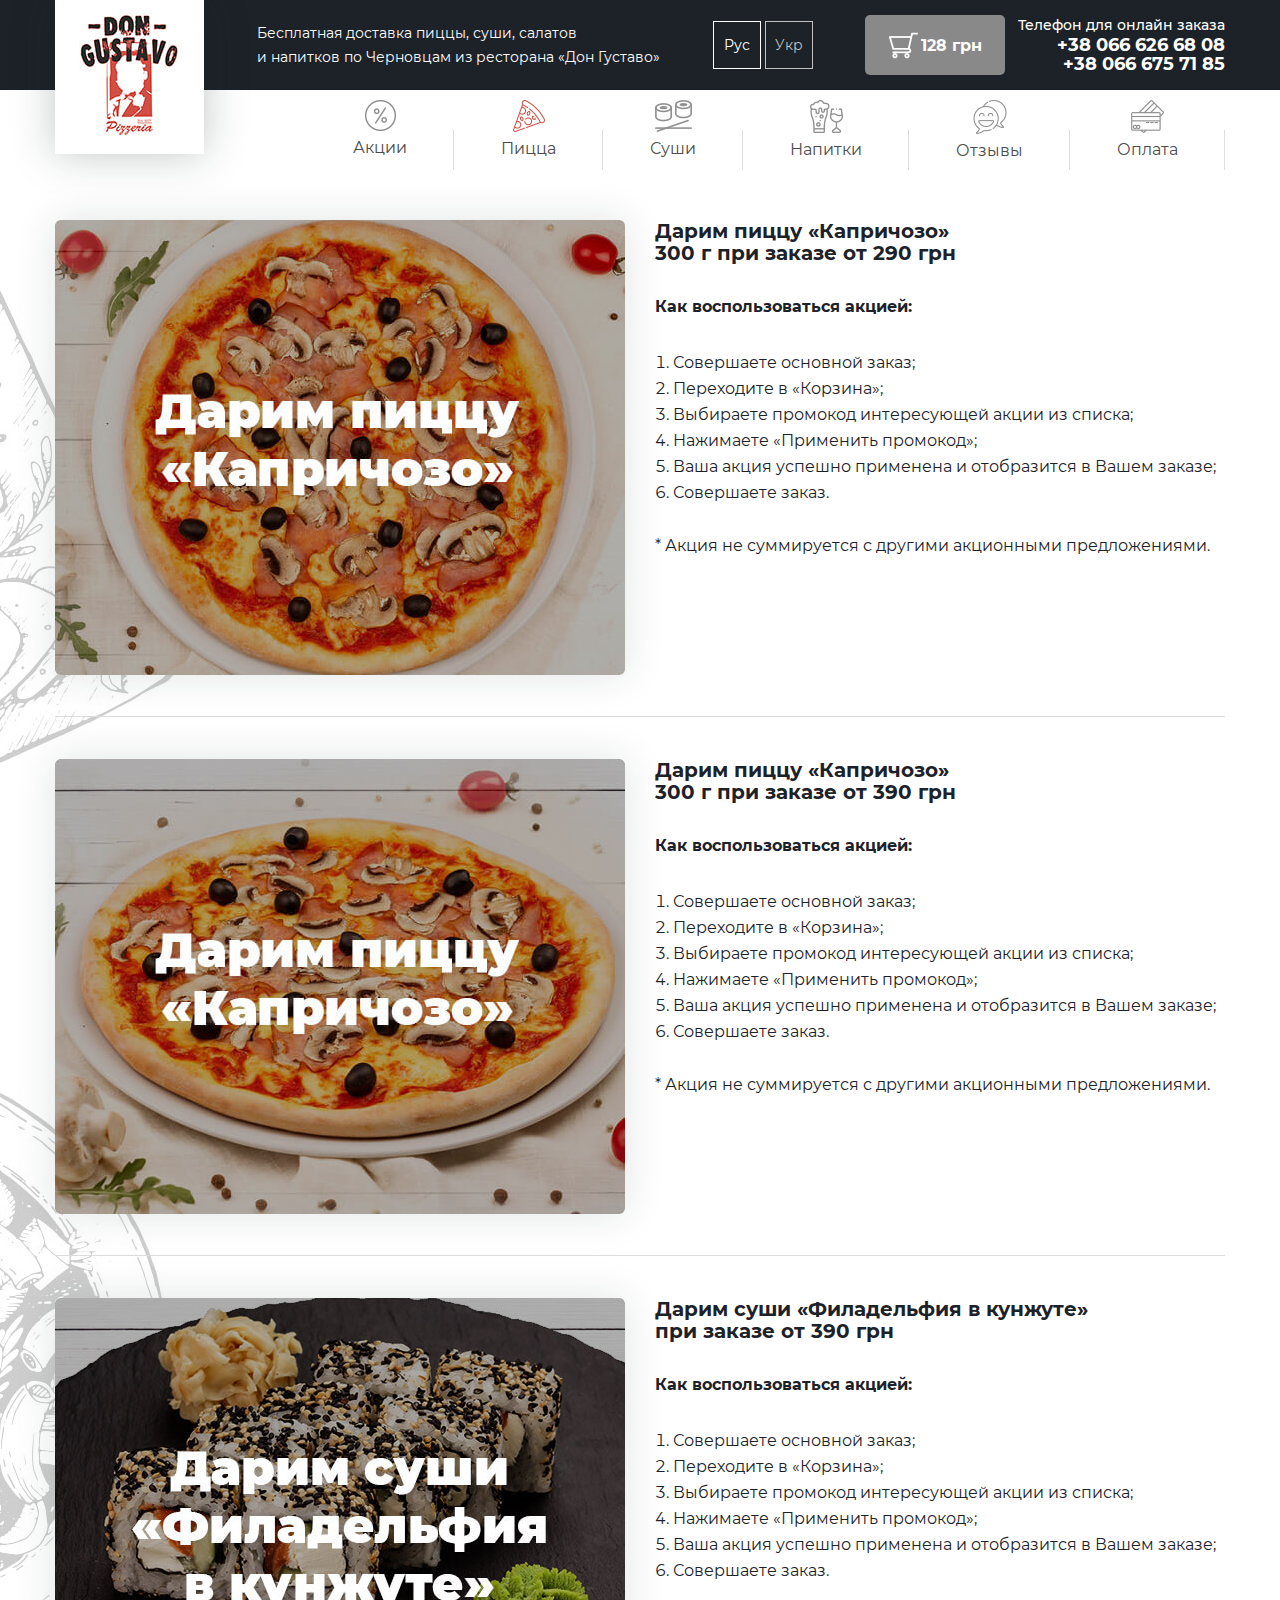
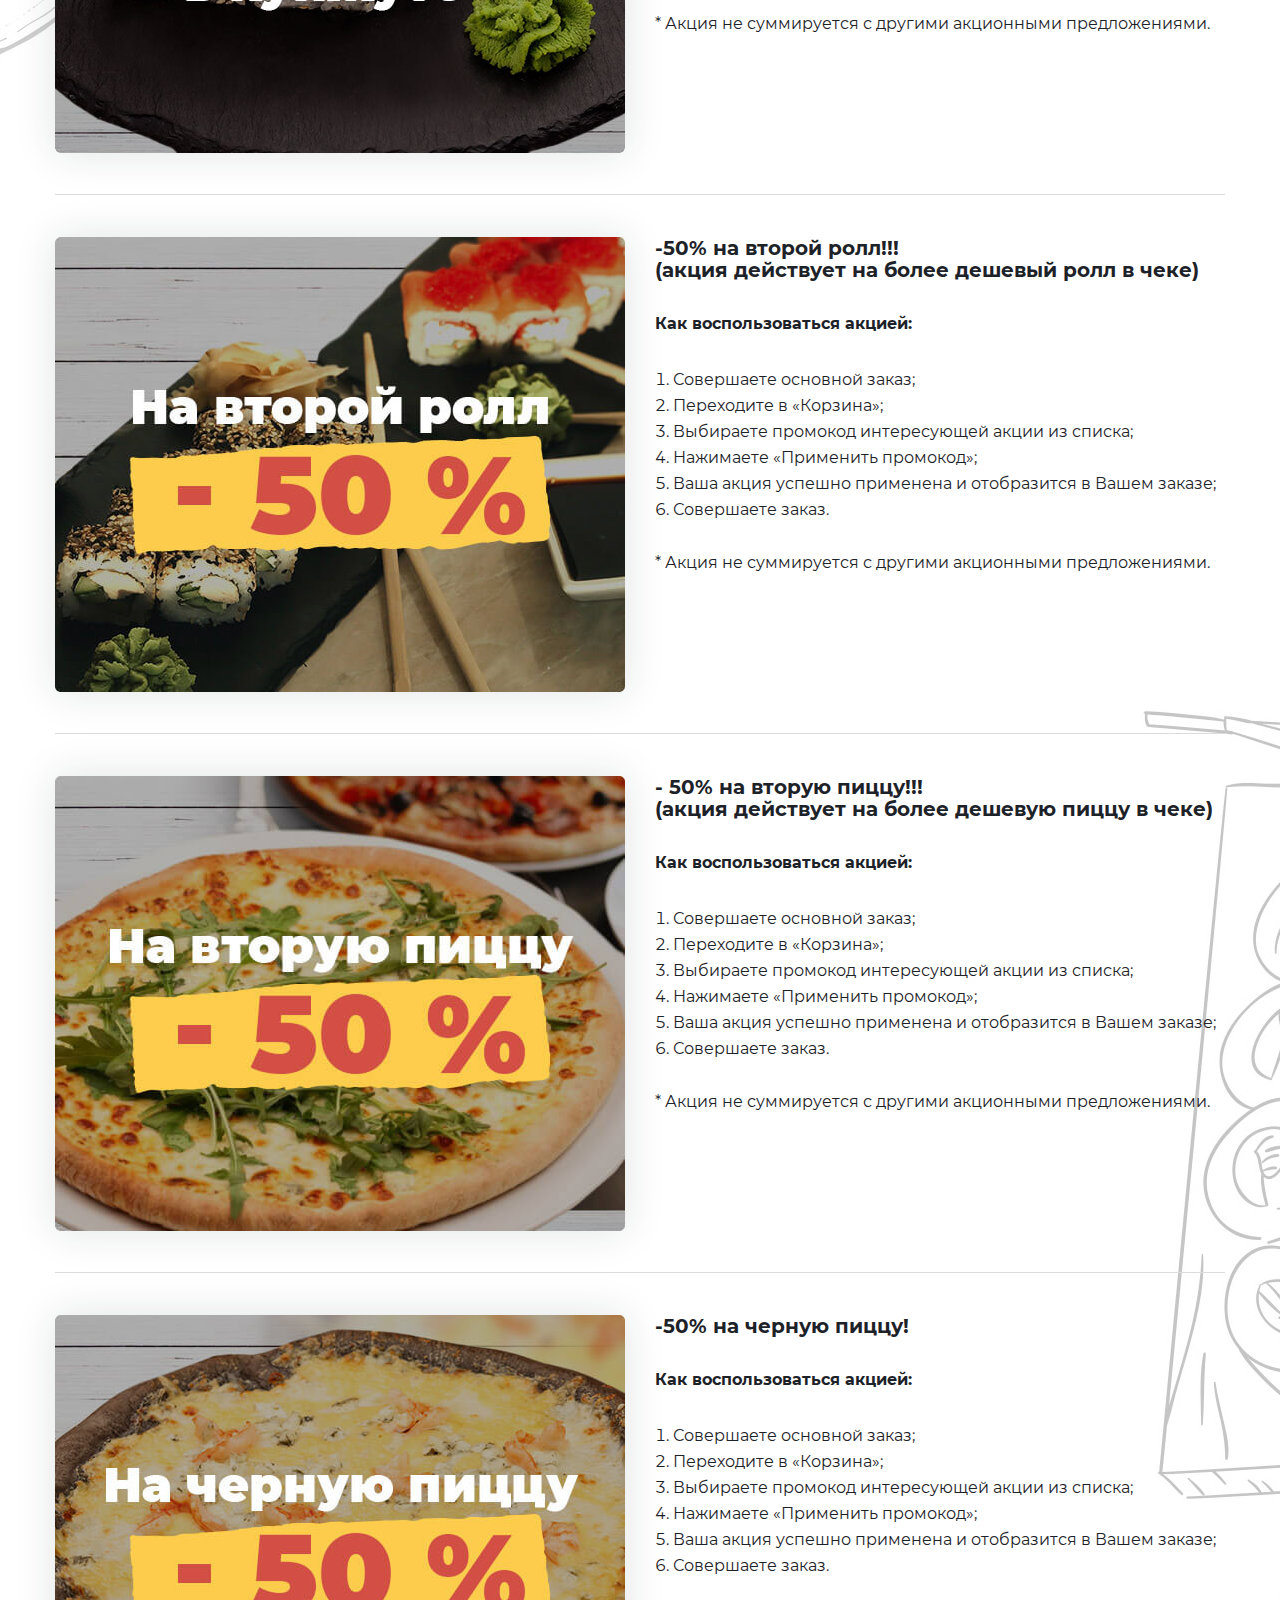
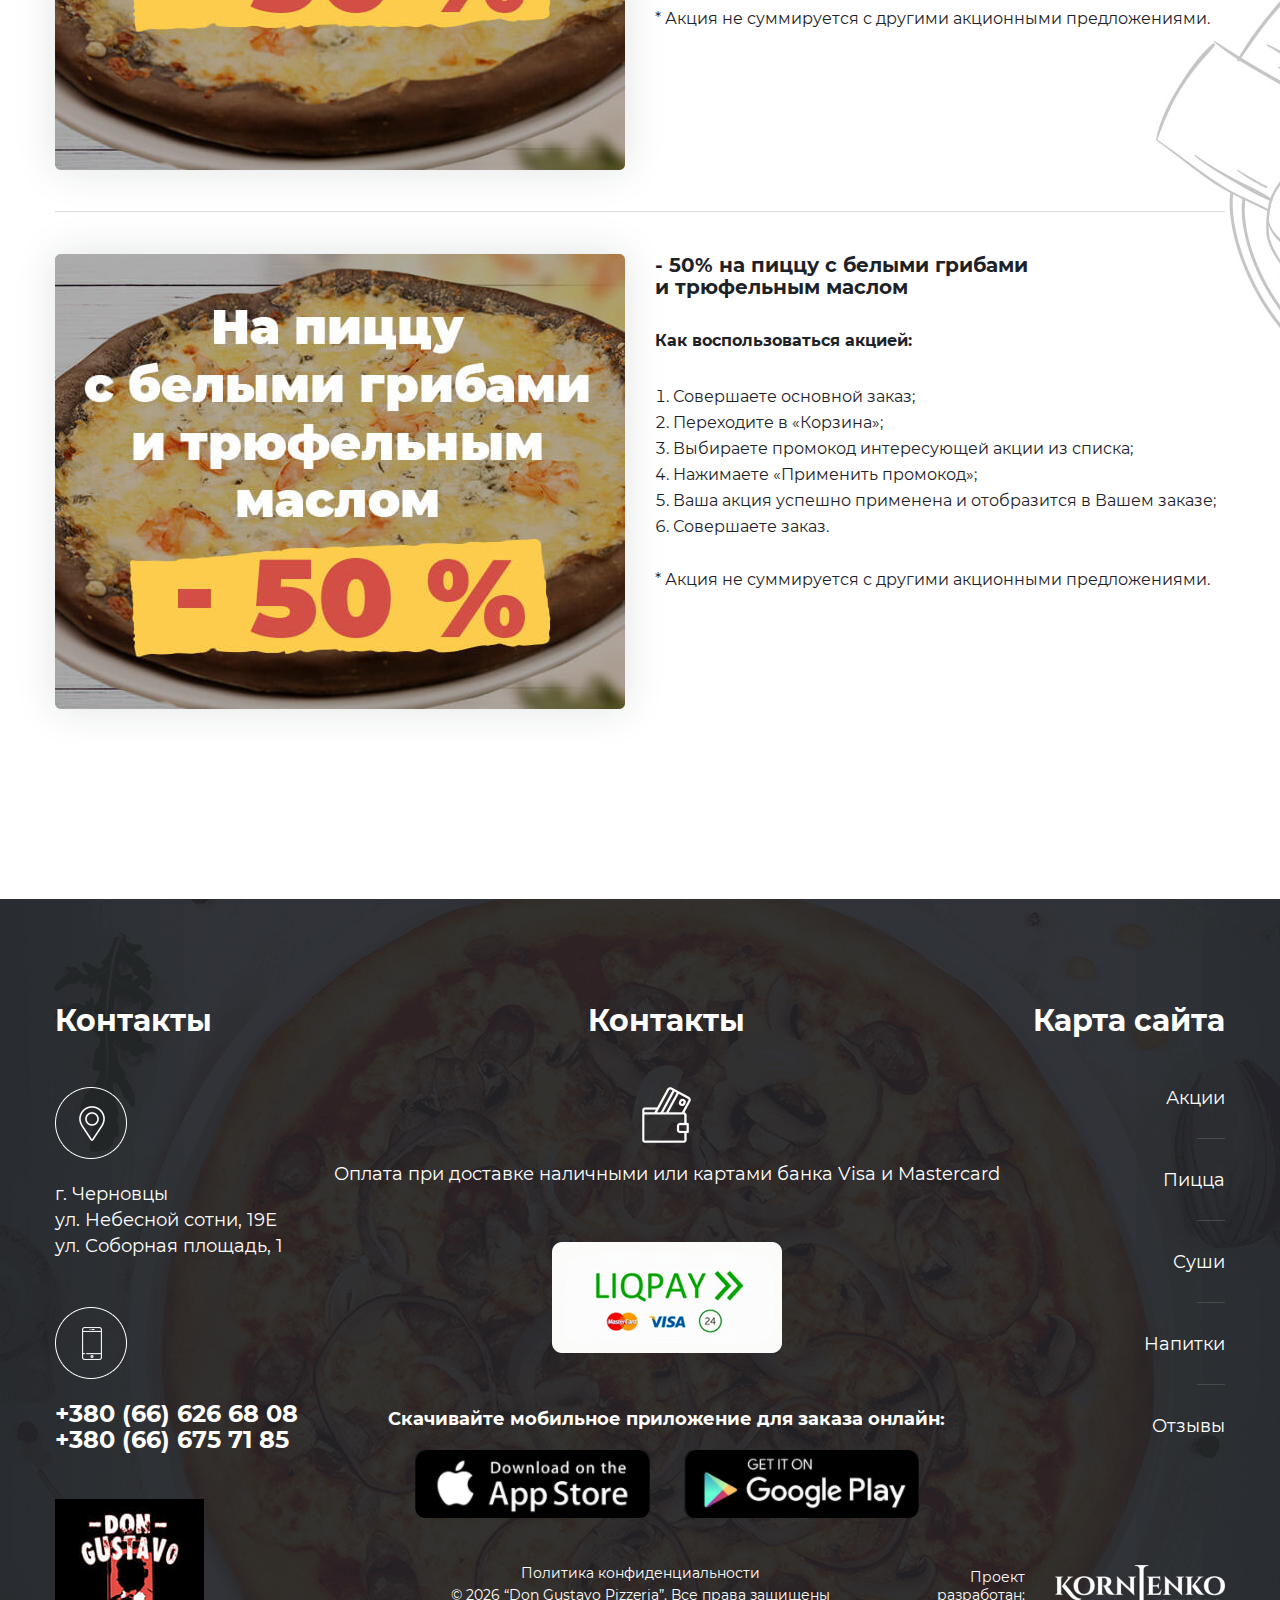
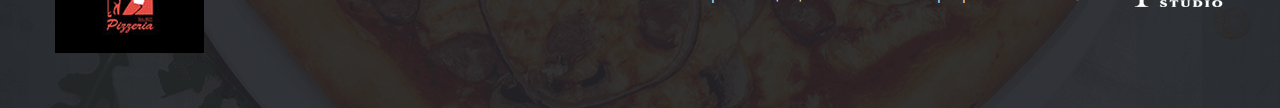
<file: promotion.html>
<!DOCTYPE html>
<html lang="en">
<head>
	<meta charset="utf-8" />
	<title>Project Name</title>
	<meta http-equiv="X-UA-Compatible" content="IE=edge" />
	<meta class="viewport" name="viewport" content="width=device-width, initial-scale=1, maximum-scale=1" />
	<link rel="stylesheet" href="libs/bootstrap/css/bootstrap.min.css">
	<link rel="icon" type="image/ico" href="fav.ico" />
	<link rel="stylesheet" href="css/main.css" />
	<link rel="stylesheet" href="css/media.css" />
	<link rel="stylesheet" href="css/fonts.css" />
	<link rel="stylesheet" href="libs/animate/animate.min.css" />
	<link rel="stylesheet" href="libs/magnific-popup/magnific-popup.css" />
	<link rel="stylesheet" href="libs/slick/slick.css" />
	<link rel="stylesheet" href="libs/slick/slick-theme.css" />
</head>
<body>

	<!--BEGIN Header-->
	<header class="header">
		<div class="container">
			<div class="header_wrapper">
				<div class="logo">
					<img src="img/logo.jpg" alt="">
				</div>
				<div class="descr">Бесплатная доставка пиццы, суши, салатов <br />и напитков по Черновцам из ресторана «Дон Густаво»
				</div>
				<ul class="lang">
					<li class="active">Рус</li>
					<li><a href="/">Укр</a></li>
				</ul>
				<div class="shopping_cart empty">
					<img src="img/shopping-cart.png" alt="">
					<span class="shopping_cart_credit">128</span>&nbsp;грн
				</div>
				<div class="phone">
					<h6>Телефон для онлайн заказа</h6>
					<a href="tel:+380666266808">+38 066 626 68 08</a>
					<a href="tel:+380666757185">+38 066 675 71 85</a>
				</div>
			</div>
		</div>
	</header>
	<!-- END Header-->

	<!-- Begin Menu -->
	<div class="menu">
		<div class="container">
			<ul>
				<li>
					<a href="/">
						<!-- <i></i> -->
						<img src="img/menu-1.png" alt="">
						<span>Акции</span>
					</a>
				</li>
				<li>
					<a href="/">
						<!-- <i></i> -->
						<img src="img/menu-2.png" alt="">
						<span>Пицца</span>
					</a>
				</li>
				<li>
					<a href="/">
						<!-- <i></i> -->
						<img src="img/menu-3.png" alt="">
						<span>Суши</span>
					</a>
				</li>
				<li>
					<a href="/">
						<!-- <i></i> -->
						<img src="img/menu-4.png" alt="">
						<span>Напитки</span>
					</a>
				</li>
				<li>
					<a href="/">
						<!-- <i></i> -->
						<img src="img/menu-5.png" alt="">
						<span>Отзывы</span>
					</a>
				</li>
				<li>
					<a href="/">
						<!-- <i></i> -->
						<img src="img/menu-6.png" alt="">
						<span>Оплата</span>
					</a>
				</li>
			</ul>
		</div>
	</div>
    <!-- END Menu-->
    
    <!-- BEGIN Promotion -->
	<div class="promotion">
        <div class="container">
            <div class="row">
                <div class="line"></div>
                <div class="col-sm-6">
                    <div class="promotion--pict">
						<img src="img/promotion-1.jpg" alt="">
                    </div>
                </div>
                <div class="col-sm-6">
                    <div class="promotion--text">
                        <h4>Дарим пиццу «Капричозо» <br />300 г при заказе от 290 грн</h4>
                        <p><strong>Как воспользоваться акцией:</strong></p>
                        <ol>
                            <li>Совершаете основной заказ;</li>
                            <li>Переходите в «Корзина»;</li>
                            <li>Выбираете промокод интересующей акции из списка;</li>
                            <li>Нажимаете «Применить промокод»;</li>
                            <li>Ваша акция успешно применена и отобразится в Вашем заказе;</li>
                            <li>Совершаете заказ.</li>
                        </ol>
                        <span>* Акция не суммируется с другими акционными предложениями.</span>
                    </div>
                </div>
			</div>
			<div class="row">
                <div class="line"></div>
                <div class="col-sm-6">
                    <div class="promotion--pict">
						<img src="img/promotion-2.jpg" alt="">
                    </div>
                </div>
                <div class="col-sm-6">
                    <div class="promotion--text">
                        <h4>Дарим пиццу «Капричозо» <br />300 г при заказе от 390 грн </h4>
                        <p><strong>Как воспользоваться акцией:</strong></p>
                        <ol>
                            <li>Совершаете основной заказ;</li>
                            <li>Переходите в «Корзина»;</li>
                            <li>Выбираете промокод интересующей акции из списка;</li>
                            <li>Нажимаете «Применить промокод»;</li>
                            <li>Ваша акция успешно применена и отобразится в Вашем заказе;</li>
                            <li>Совершаете заказ.</li>
                        </ol>
                        <span>* Акция не суммируется с другими акционными предложениями.</span>
                    </div>
                </div>
			</div>
			<div class="row">
                <div class="line"></div>
                <div class="col-sm-6">
                    <div class="promotion--pict">
						<img src="img/promotion-3.jpg" alt="">
                    </div>
                </div>
                <div class="col-sm-6">
                    <div class="promotion--text">
                        <h4>Дарим суши «Филадельфия в кунжуте» <br />при заказе от 390 грн</h4>
                        <p><strong>Как воспользоваться акцией:</strong></p>
                        <ol>
                            <li>Совершаете основной заказ;</li>
                            <li>Переходите в «Корзина»;</li>
                            <li>Выбираете промокод интересующей акции из списка;</li>
                            <li>Нажимаете «Применить промокод»;</li>
                            <li>Ваша акция успешно применена и отобразится в Вашем заказе;</li>
                            <li>Совершаете заказ.</li>
                        </ol>
                        <span>* Акция не суммируется с другими акционными предложениями.</span>
                    </div>
                </div>
			</div>
			<div class="row">
                <div class="line"></div>
                <div class="col-sm-6">
                    <div class="promotion--pict">
						<img src="img/promotion-4.jpg" alt="">
                    </div>
                </div>
                <div class="col-sm-6">
                    <div class="promotion--text">
                        <h4>-50% на второй ролл!!! <br />(акция действует на более дешевый ролл в чеке)</h4>
                        <p><strong>Как воспользоваться акцией:</strong></p>
                        <ol>
                            <li>Совершаете основной заказ;</li>
                            <li>Переходите в «Корзина»;</li>
                            <li>Выбираете промокод интересующей акции из списка;</li>
                            <li>Нажимаете «Применить промокод»;</li>
                            <li>Ваша акция успешно применена и отобразится в Вашем заказе;</li>
                            <li>Совершаете заказ.</li>
                        </ol>
                        <span>* Акция не суммируется с другими акционными предложениями.</span>
                    </div>
                </div>
			</div>
			<div class="row">
                <div class="line"></div>
                <div class="col-sm-6">
                    <div class="promotion--pict">
						<img src="img/promotion-5.jpg" alt="">
                    </div>
                </div>
                <div class="col-sm-6">
                    <div class="promotion--text">
                        <h4>- 50% на вторую пиццу!!! <br />(акция действует на более дешевую пиццу в чеке)</h4>
                        <p><strong>Как воспользоваться акцией:</strong></p>
                        <ol>
                            <li>Совершаете основной заказ;</li>
                            <li>Переходите в «Корзина»;</li>
                            <li>Выбираете промокод интересующей акции из списка;</li>
                            <li>Нажимаете «Применить промокод»;</li>
                            <li>Ваша акция успешно применена и отобразится в Вашем заказе;</li>
                            <li>Совершаете заказ.</li>
                        </ol>
                        <span>* Акция не суммируется с другими акционными предложениями.</span>
                    </div>
                </div>
			</div>
			<div class="row">
                <div class="line"></div>
                <div class="col-sm-6">
                    <div class="promotion--pict">
						<img src="img/promotion-6.jpg" alt="">
                    </div>
                </div>
                <div class="col-sm-6">
                    <div class="promotion--text">
                        <h4>-50% на черную пиццу!</h4>
                        <p><strong>Как воспользоваться акцией:</strong></p>
                        <ol>
                            <li>Совершаете основной заказ;</li>
                            <li>Переходите в «Корзина»;</li>
                            <li>Выбираете промокод интересующей акции из списка;</li>
                            <li>Нажимаете «Применить промокод»;</li>
                            <li>Ваша акция успешно применена и отобразится в Вашем заказе;</li>
                            <li>Совершаете заказ.</li>
                        </ol>
                        <span>* Акция не суммируется с другими акционными предложениями.</span>
                    </div>
                </div>
			</div>
			<div class="row">
                <div class="line"></div>
                <div class="col-sm-6">
                    <div class="promotion--pict">
						<img src="img/promotion-7.jpg" alt="">
                    </div>
                </div>
                <div class="col-sm-6">
                    <div class="promotion--text">
                        <h4>- 50% на пиццу с белыми грибами <br />и трюфельным маслом</h4>
                        <p><strong>Как воспользоваться акцией:</strong></p>
                        <ol>
                            <li>Совершаете основной заказ;</li>
                            <li>Переходите в «Корзина»;</li>
                            <li>Выбираете промокод интересующей акции из списка;</li>
                            <li>Нажимаете «Применить промокод»;</li>
                            <li>Ваша акция успешно применена и отобразится в Вашем заказе;</li>
                            <li>Совершаете заказ.</li>
                        </ol>
                        <span>* Акция не суммируется с другими акционными предложениями.</span>
                    </div>
                </div>
            </div>
        </div>
    </div>
    <!-- END Promotion -->

	<!-- BEGIN Footer -->
	<footer class="footer">
		<div class="container">
			<div class="footer_wrapper">
				<div class="contact">
					<h3 class="section_title section_title--white">Контакты</h3>
					<div class="contact_item">
						<img src="img/location.png" alt="">
						<p>г. Черновцы <br />ул. Небесной сотни, 19Е <br />ул. Соборная площадь, 1</p>
					</div>
					<div class="contact_item">
						<img src="img/mobile.png" alt="">
						<a class="footer_tel" href="tel:+380666266808">+380 (66) 626 68 08</a>
						<a class="footer_tel" href="tel:+380666757185">+380 (66) 675 71 85</a>
					</div>
				</div>
				<div class="payment">
					<h3 class="section_title section_title--white">Контакты</h3>
					<img class="payment_icon" src="img/payment-icon.png" alt="">
					<p>Оплата при доставке наличными или картами банка Visa и Mastercard</p>
					<img class="liqpay" src="img/liqpay.png" alt="" class="">
					<strong>Скачивайте мобильное приложение для заказа онлайн:</strong>
					<img class="app-store" src="img/apple-store.png" alt="">
					<img class="app-store" src="img/google-store.png" alt="">
				</div>
				<div class="map">
					<h3 class="section_title section_title--white">Карта сайта</h3>
					<ul class="map_list">
						<li><a href="/">Акции</a></li>
						<li><a href="/">Пицца</a></li>
						<li><a href="/">Суши</a></li>
						<li><a href="/">Напитки</a></li>
						<li><a href="/">Отзывы</a></li>
					</ul>
				</div>
			</div>
			<div class="footer_bottom">
				<div class="footer_logo">
					<img src="img/logo-dark.jpg" alt="">
				</div>
				<div class="policy">
					<a class="popup" href="#politics">Политика конфиденциальности</a>
					<p>&copy; <script type="text/javascript">var mdate = new Date(); document.write(mdate.getFullYear());</script> “Don Gustavo Pizzeria”. Все права защищены</p>
				</div>
				<div class="made_by">
					Проект <br />разработан:
					<img src="img/logo-dev.png" alt="">
				</div>
			</div>
		</div>
	</footer>
	<!-- END Footer -->

	<!--[if lt IE 9]>
	<script src="libs/html5shiv/es5-shim.min.js"></script>
	<script src="libs/html5shiv/html5shiv.min.js"></script>
	<script src="libs/html5shiv/html5shiv-printshiv.min.js"></script>
	<script src="libs/respond/respond.min.js"></script>
	<![endif]-->

	<script src="libs/jquery/jquery-2.1.4.min.js"></script>
	<script src="libs/jquery-ui/jquery-ui.min.js"></script>
	<script src="libs/bootstrap/js/bootstrap.min.js"></script>
	<script src="libs/magnific-popup/jquery.magnific-popup.min.js"></script>
	<script src="libs/slick/slick.min.js"></script>
	<script src="libs/maskedinput/jquery.maskedinput.min.js"></script>
	<script src="libs/validation/jquery.validate.min.js"></script>
	<script src="libs/animate/wow.min.js"></script>
	<script>
		new WOW().init();
	</script>
	<script src="js/common.js"></script>
	
</body>
</html>
</file>
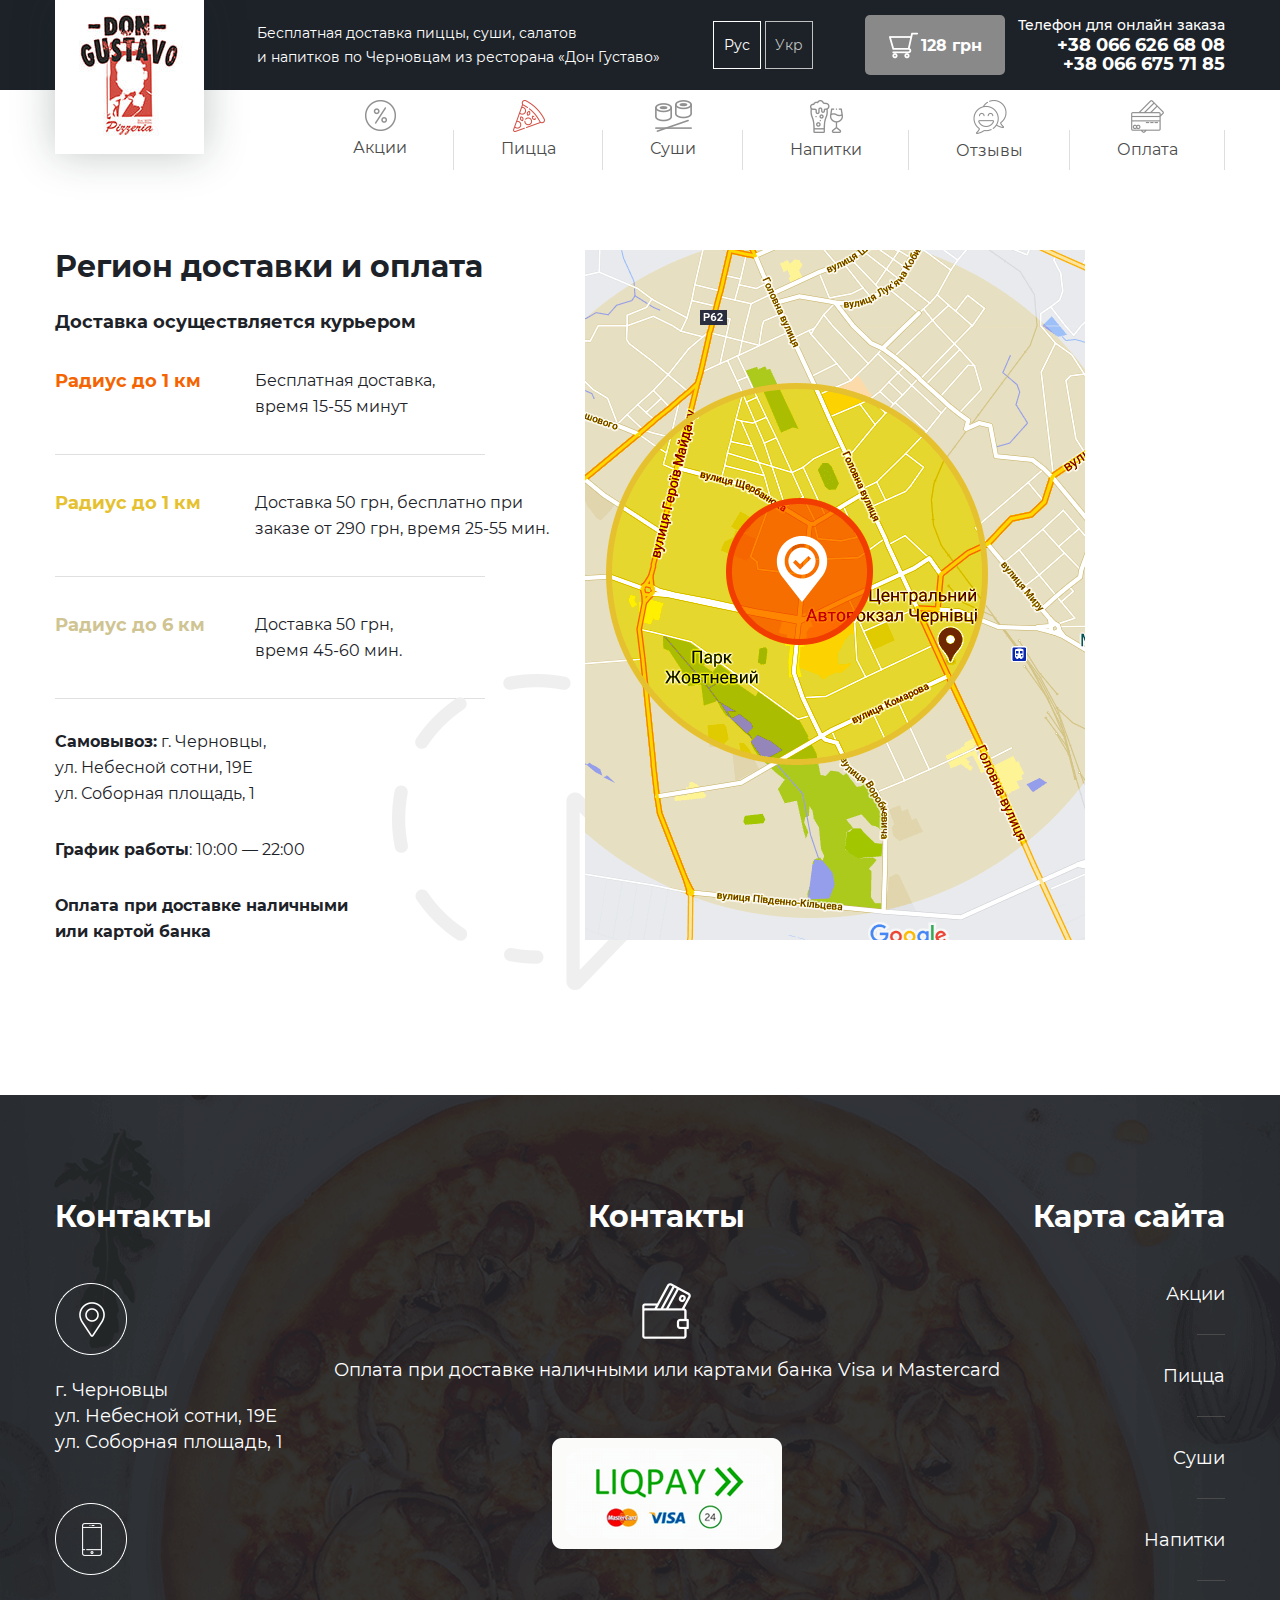
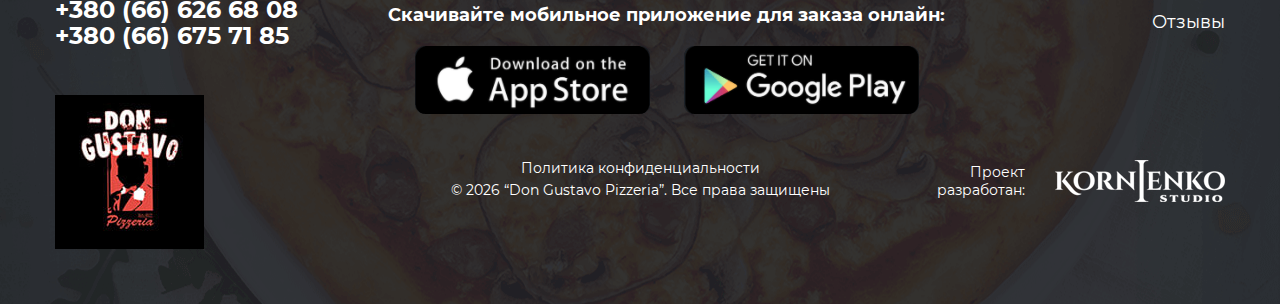
<file: region.html>
<!DOCTYPE html>
<html lang="en">
<head>
	<meta charset="utf-8" />
	<title>Project Name</title>
	<meta http-equiv="X-UA-Compatible" content="IE=edge" />
	<meta class="viewport" name="viewport" content="width=device-width, initial-scale=1, maximum-scale=1" />
	<link rel="stylesheet" href="libs/bootstrap/css/bootstrap.min.css">
	<link rel="icon" type="image/ico" href="fav.ico" />
	<link rel="stylesheet" href="css/main.css" />
	<link rel="stylesheet" href="css/media.css" />
	<link rel="stylesheet" href="css/fonts.css" />
	<link rel="stylesheet" href="libs/animate/animate.min.css" />
	<link rel="stylesheet" href="libs/magnific-popup/magnific-popup.css" />
	<link rel="stylesheet" href="libs/slick/slick.css" />
	<link rel="stylesheet" href="libs/slick/slick-theme.css" />
</head>
<body>

	<!--BEGIN Header-->
	<header class="header">
		<div class="container">
			<div class="header_wrapper">
				<div class="logo">
					<img src="img/logo.jpg" alt="">
				</div>
				<div class="descr">Бесплатная доставка пиццы, суши, салатов <br />и напитков по Черновцам из ресторана «Дон Густаво»
				</div>
				<ul class="lang">
					<li class="active">Рус</li>
					<li><a href="/">Укр</a></li>
				</ul>
				<div class="shopping_cart empty">
					<img src="img/shopping-cart.png" alt="">
					<span class="shopping_cart_credit">128</span>&nbsp;грн
				</div>
				<div class="phone">
					<h6>Телефон для онлайн заказа</h6>
					<a href="tel:+380666266808">+38 066 626 68 08</a>
					<a href="tel:+380666757185">+38 066 675 71 85</a>
				</div>
			</div>
		</div>
	</header>
	<!-- END Header-->

	<!-- Begin Menu -->
	<div class="menu">
		<div class="container">
			<ul>
				<li>
					<a href="/">
						<!-- <i></i> -->
						<img src="img/menu-1.png" alt="">
						<span>Акции</span>
					</a>
				</li>
				<li>
					<a href="/">
						<!-- <i></i> -->
						<img src="img/menu-2.png" alt="">
						<span>Пицца</span>
					</a>
				</li>
				<li>
					<a href="/">
						<!-- <i></i> -->
						<img src="img/menu-3.png" alt="">
						<span>Суши</span>
					</a>
				</li>
				<li>
					<a href="/">
						<!-- <i></i> -->
						<img src="img/menu-4.png" alt="">
						<span>Напитки</span>
					</a>
				</li>
				<li>
					<a href="/">
						<!-- <i></i> -->
						<img src="img/menu-5.png" alt="">
						<span>Отзывы</span>
					</a>
				</li>
				<li>
					<a href="/">
						<!-- <i></i> -->
						<img src="img/menu-6.png" alt="">
						<span>Оплата</span>
					</a>
				</li>
			</ul>
		</div>
	</div>
	<!-- END Menu-->

    <!-- BEGIN Footer -->
    <div class="region">
        <div class="container">
            <div class="region_wrapper">
                <div class="region_col">
                    <h3 class="region_title section_title">Регион доставки и оплата</h3>
                    <h4 class="region_subtitle">Доставка осуществляется курьером</h4>
                    <div class="region_radius">
                        <div class="region_radius--item">
                            <h4 class="region_radius_title">Радиус до 1 км</h4>
                            <p>Бесплатная доставка, <br />время 15-55 минут</p>
                        </div>
                        <div class="region_radius--item">
                            <h4 class="region_radius_title">Радиус до 1 км</h4>
                            <p>Доставка 50 грн, бесплатно при <br class="needed" />заказе от 290 грн, время 25-55 мин.</p>
                        </div>
                        <div class="region_radius--item">
                            <h4 class="region_radius_title">Радиус до 6 км</h4>
                            <p>Доставка 50 грн, <br />время 45-60 мин.</p>
                        </div>
                    </div>
                    <div class="region_address">
                        <p><strong>Самовывоз:</strong> г. Черновцы, <br />
                        ул. Небесной сотни, 19Е <br />
                        ул. Соборная площадь, 1</p>
                        <p><strong>График работы</strong>: 10:00 — 22:00</p>
                        <p><strong>Оплата при доставке наличными <br />или картой банка</strong></p>
                    </div>
                </div>
                <div class="region_col">
					<div class="region_bg"></div>
                    <img src="img/region-map.png" alt="">
                </div>
            </div>
        </div>
    </div>
    <!-- END Footer -->


	


	<!-- BEGIN Footer -->
	<footer class="footer">
		<div class="container">
			<div class="footer_wrapper">
				<div class="contact">
					<h3 class="section_title section_title--white">Контакты</h3>
					<div class="contact_item">
						<img src="img/location.png" alt="">
						<p>г. Черновцы <br />ул. Небесной сотни, 19Е <br />ул. Соборная площадь, 1</p>
					</div>
					<div class="contact_item">
						<img src="img/mobile.png" alt="">
						<a class="footer_tel" href="tel:+380666266808">+380 (66) 626 68 08</a>
						<a class="footer_tel" href="tel:+380666757185">+380 (66) 675 71 85</a>
					</div>
				</div>
				<div class="payment">
					<h3 class="section_title section_title--white">Контакты</h3>
					<img class="payment_icon" src="img/payment-icon.png" alt="">
					<p>Оплата при доставке наличными или картами банка Visa и Mastercard</p>
					<img class="liqpay" src="img/liqpay.png" alt="" class="">
					<strong>Скачивайте мобильное приложение для заказа онлайн:</strong>
					<img class="app-store" src="img/apple-store.png" alt="">
					<img class="app-store" src="img/google-store.png" alt="">
				</div>
				<div class="map">
					<h3 class="section_title section_title--white">Карта сайта</h3>
					<ul class="map_list">
						<li><a href="/">Акции</a></li>
						<li><a href="/">Пицца</a></li>
						<li><a href="/">Суши</a></li>
						<li><a href="/">Напитки</a></li>
						<li><a href="/">Отзывы</a></li>
					</ul>
				</div>
			</div>
			<div class="footer_bottom">
				<div class="footer_logo">
					<img src="img/logo-dark.jpg" alt="">
				</div>
				<div class="policy">
					<a class="popup" href="#politics">Политика конфиденциальности</a>
					<p>&copy; <script type="text/javascript">var mdate = new Date(); document.write(mdate.getFullYear());</script> “Don Gustavo Pizzeria”. Все права защищены</p>
				</div>
				<div class="made_by">
					Проект <br />разработан:
					<img src="img/logo-dev.png" alt="">
				</div>
			</div>
		</div>
	</footer>
	<!-- END Footer -->

	<!--[if lt IE 9]>
	<script src="libs/html5shiv/es5-shim.min.js"></script>
	<script src="libs/html5shiv/html5shiv.min.js"></script>
	<script src="libs/html5shiv/html5shiv-printshiv.min.js"></script>
	<script src="libs/respond/respond.min.js"></script>
	<![endif]-->

	<script src="libs/jquery/jquery-2.1.4.min.js"></script>
	<script src="libs/jquery-ui/jquery-ui.min.js"></script>
	<script src="libs/bootstrap/js/bootstrap.min.js"></script>
	<script src="libs/magnific-popup/jquery.magnific-popup.min.js"></script>
	<script src="libs/slick/slick.min.js"></script>
	<script src="libs/maskedinput/jquery.maskedinput.min.js"></script>
	<script src="libs/validation/jquery.validate.min.js"></script>
	<script src="libs/animate/wow.min.js"></script>
	<script>
		new WOW().init();
	</script>
	<script src="js/common.js"></script>
	
</body>
</html>
</file>
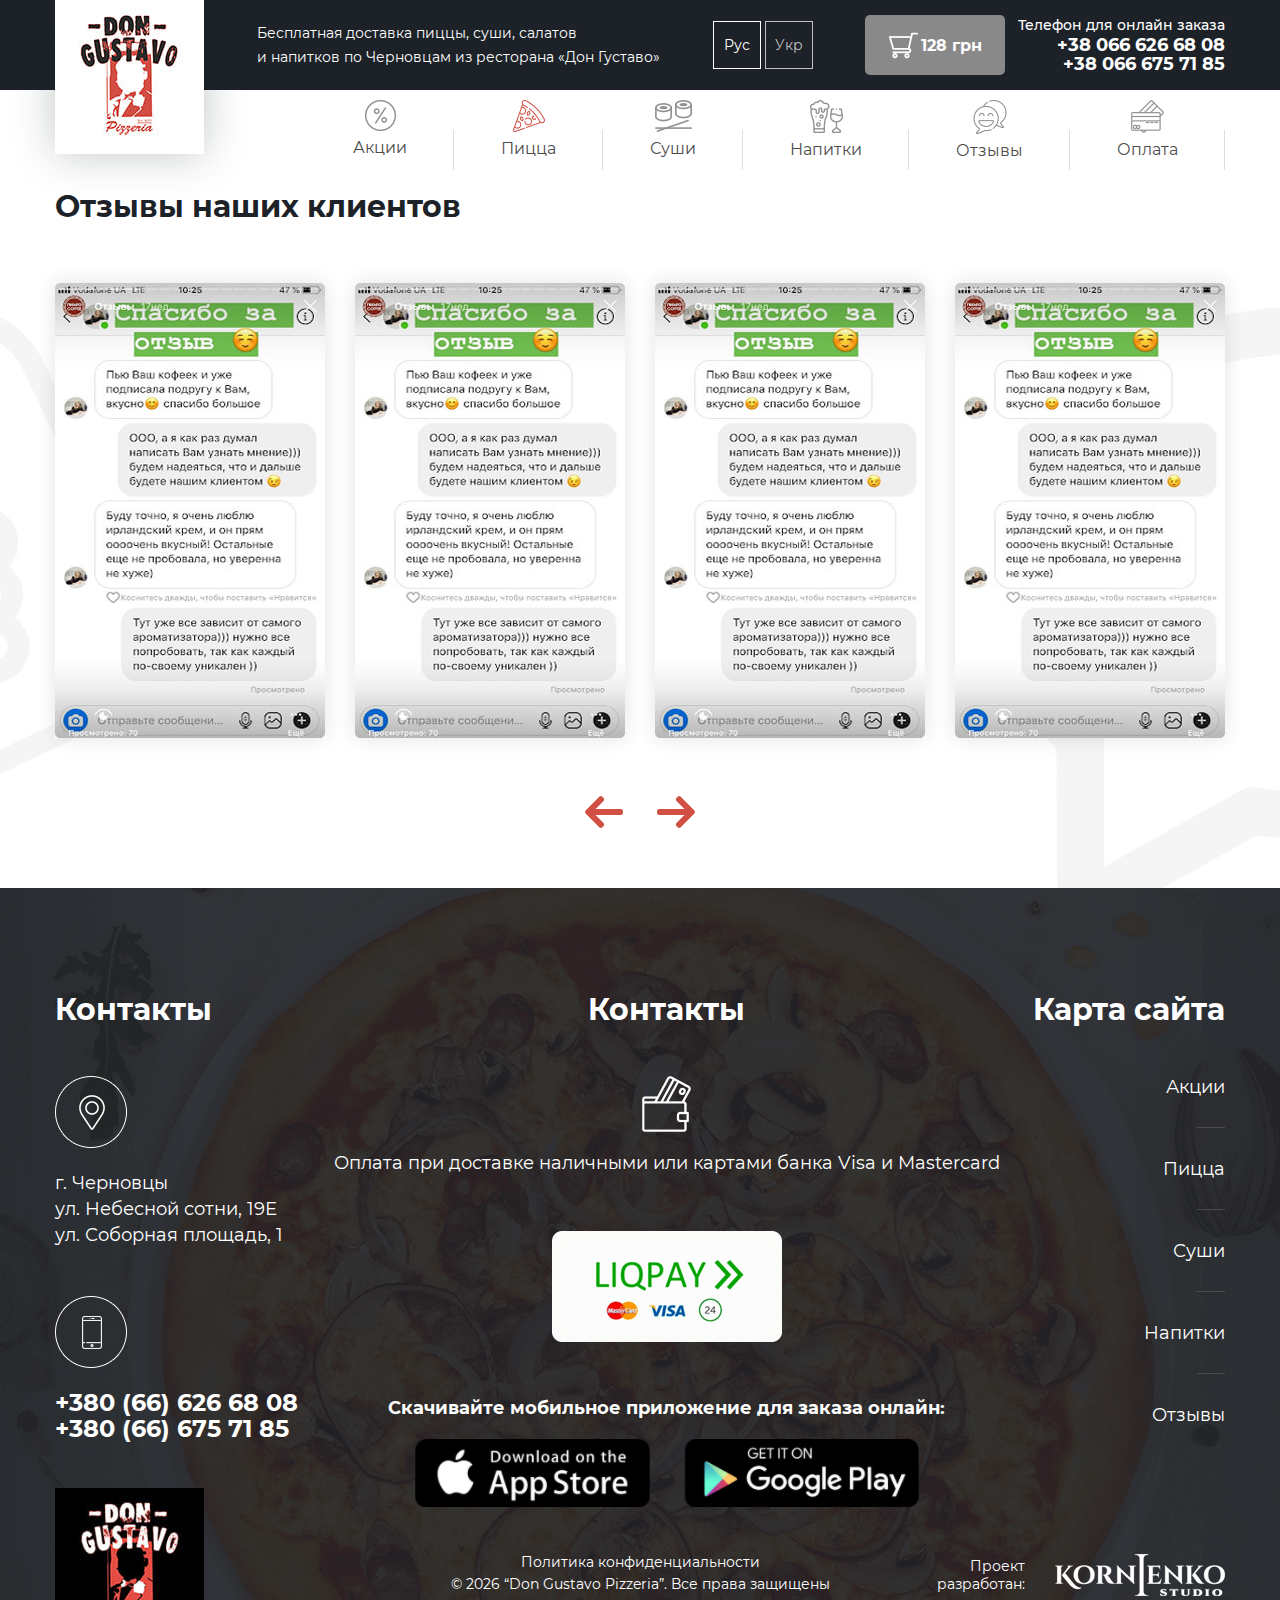
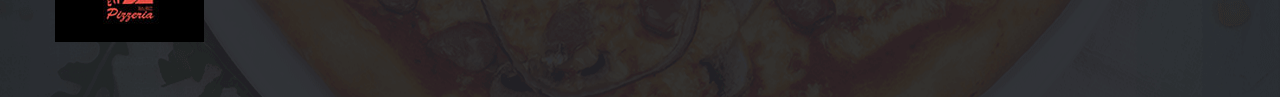
<file: review.html>
<!DOCTYPE html>
<html lang="en">
<head>
	<meta charset="utf-8" />
	<title>Project Name</title>
	<meta http-equiv="X-UA-Compatible" content="IE=edge" />
	<meta class="viewport" name="viewport" content="width=device-width, initial-scale=1, maximum-scale=1" />
	<link rel="stylesheet" href="libs/bootstrap/css/bootstrap.min.css">
	<link rel="icon" type="image/ico" href="fav.ico" />
	<link rel="stylesheet" href="css/main.css" />
	<link rel="stylesheet" href="css/media.css" />
	<link rel="stylesheet" href="css/fonts.css" />
	<link rel="stylesheet" href="libs/animate/animate.min.css" />
	<link rel="stylesheet" href="libs/magnific-popup/magnific-popup.css" />
	<link rel="stylesheet" href="libs/slick/slick.css" />
	<link rel="stylesheet" href="libs/slick/slick-theme.css" />
</head>
<body>

	<!--BEGIN Header-->
	<header class="header">
		<div class="container">
			<div class="header_wrapper">
				<div class="logo">
					<img src="img/logo.jpg" alt="">
				</div>
				<div class="descr">Бесплатная доставка пиццы, суши, салатов <br />и напитков по Черновцам из ресторана «Дон Густаво»
				</div>
				<ul class="lang">
					<li class="active">Рус</li>
					<li><a href="/">Укр</a></li>
				</ul>
				<div class="shopping_cart empty">
					<img src="img/shopping-cart.png" alt="">
					<span class="shopping_cart_credit">128</span>&nbsp;грн
				</div>
				<div class="phone">
					<h6>Телефон для онлайн заказа</h6>
					<a href="tel:+380666266808">+38 066 626 68 08</a>
					<a href="tel:+380666757185">+38 066 675 71 85</a>
				</div>
			</div>
		</div>
	</header>
	<!-- END Header-->

	<!-- Begin Menu -->
	<div class="menu">
		<div class="container">
			<ul>
				<li>
					<a href="/">
						<!-- <i></i> -->
						<img src="img/menu-1.png" alt="">
						<span>Акции</span>
					</a>
				</li>
				<li>
					<a href="/">
						<!-- <i></i> -->
						<img src="img/menu-2.png" alt="">
						<span>Пицца</span>
					</a>
				</li>
				<li>
					<a href="/">
						<!-- <i></i> -->
						<img src="img/menu-3.png" alt="">
						<span>Суши</span>
					</a>
				</li>
				<li>
					<a href="/">
						<!-- <i></i> -->
						<img src="img/menu-4.png" alt="">
						<span>Напитки</span>
					</a>
				</li>
				<li>
					<a href="/">
						<!-- <i></i> -->
						<img src="img/menu-5.png" alt="">
						<span>Отзывы</span>
					</a>
				</li>
				<li>
					<a href="/">
						<!-- <i></i> -->
						<img src="img/menu-6.png" alt="">
						<span>Оплата</span>
					</a>
				</li>
			</ul>
		</div>
	</div>
	<!-- END Menu-->

    <!-- BEGIN Review-->
    <div class="review">
        <div class="container">
            <h3 class="section_title">Отзывы наших клиентов</h3>
            <div class="slider_wrapper row">
                <div class="arrows">
                    <div class="prev"></div>
                    <div class="next"></div>
                </div>
                <div class="review_slider">
                    <div class="col-md-3">
                        <div class="review_item">
                            <img src="img/review-1.jpg" alt="">
                        </div>
                    </div>
                    <div class="col-md-3">
                        <div class="review_item">
                            <img src="img/review-1.jpg" alt="">
                        </div>
                    </div>
                    <div class="col-md-3">
                        <div class="review_item">
                            <img src="img/review-1.jpg" alt="">
                        </div>
                    </div>
                    <div class="col-md-3">
                        <div class="review_item">
                            <img src="img/review-1.jpg" alt="">
                        </div>
                    </div>
                    <div class="col-md-3">
                        <div class="review_item">
                            <img src="img/review-1.jpg" alt="">
                        </div>
                    </div>
                </div>
            </div>
        </div>
    </div>
    <!-- END Review-->

	<!-- BEGIN Footer -->
	<footer class="footer">
		<div class="container">
			<div class="footer_wrapper">
				<div class="contact">
					<h3 class="section_title section_title--white">Контакты</h3>
					<div class="contact_item">
						<img src="img/location.png" alt="">
						<p>г. Черновцы <br />ул. Небесной сотни, 19Е <br />ул. Соборная площадь, 1</p>
					</div>
					<div class="contact_item">
						<img src="img/mobile.png" alt="">
						<a class="footer_tel" href="tel:+380666266808">+380 (66) 626 68 08</a>
						<a class="footer_tel" href="tel:+380666757185">+380 (66) 675 71 85</a>
					</div>
				</div>
				<div class="payment">
					<h3 class="section_title section_title--white">Контакты</h3>
					<img class="payment_icon" src="img/payment-icon.png" alt="">
					<p>Оплата при доставке наличными или картами банка Visa и Mastercard</p>
					<img class="liqpay" src="img/liqpay.png" alt="" class="">
					<strong>Скачивайте мобильное приложение для заказа онлайн:</strong>
					<img class="app-store" src="img/apple-store.png" alt="">
					<img class="app-store" src="img/google-store.png" alt="">
				</div>
				<div class="map">
					<h3 class="section_title section_title--white">Карта сайта</h3>
					<ul class="map_list">
						<li><a href="/">Акции</a></li>
						<li><a href="/">Пицца</a></li>
						<li><a href="/">Суши</a></li>
						<li><a href="/">Напитки</a></li>
						<li><a href="/">Отзывы</a></li>
					</ul>
				</div>
			</div>
			<div class="footer_bottom">
				<div class="footer_logo">
					<img src="img/logo-dark.jpg" alt="">
				</div>
				<div class="policy">
					<a class="popup" href="#politics">Политика конфиденциальности</a>
					<p>&copy; <script type="text/javascript">var mdate = new Date(); document.write(mdate.getFullYear());</script> “Don Gustavo Pizzeria”. Все права защищены</p>
				</div>
				<div class="made_by">
					Проект <br />разработан:
					<img src="img/logo-dev.png" alt="">
				</div>
			</div>
		</div>
	</footer>
	<!-- END Footer -->

	<!--[if lt IE 9]>
	<script src="libs/html5shiv/es5-shim.min.js"></script>
	<script src="libs/html5shiv/html5shiv.min.js"></script>
	<script src="libs/html5shiv/html5shiv-printshiv.min.js"></script>
	<script src="libs/respond/respond.min.js"></script>
	<![endif]-->

	<script src="libs/jquery/jquery-2.1.4.min.js"></script>
	<script src="libs/jquery-ui/jquery-ui.min.js"></script>
	<script src="libs/bootstrap/js/bootstrap.min.js"></script>
	<script src="libs/magnific-popup/jquery.magnific-popup.min.js"></script>
	<script src="libs/slick/slick.min.js"></script>
	<script src="libs/maskedinput/jquery.maskedinput.min.js"></script>
	<script src="libs/validation/jquery.validate.min.js"></script>
	<script src="libs/animate/wow.min.js"></script>
	<script>
		new WOW().init();
	</script>
	<script src="js/common.js"></script>
	
</body>
</html>
</file>
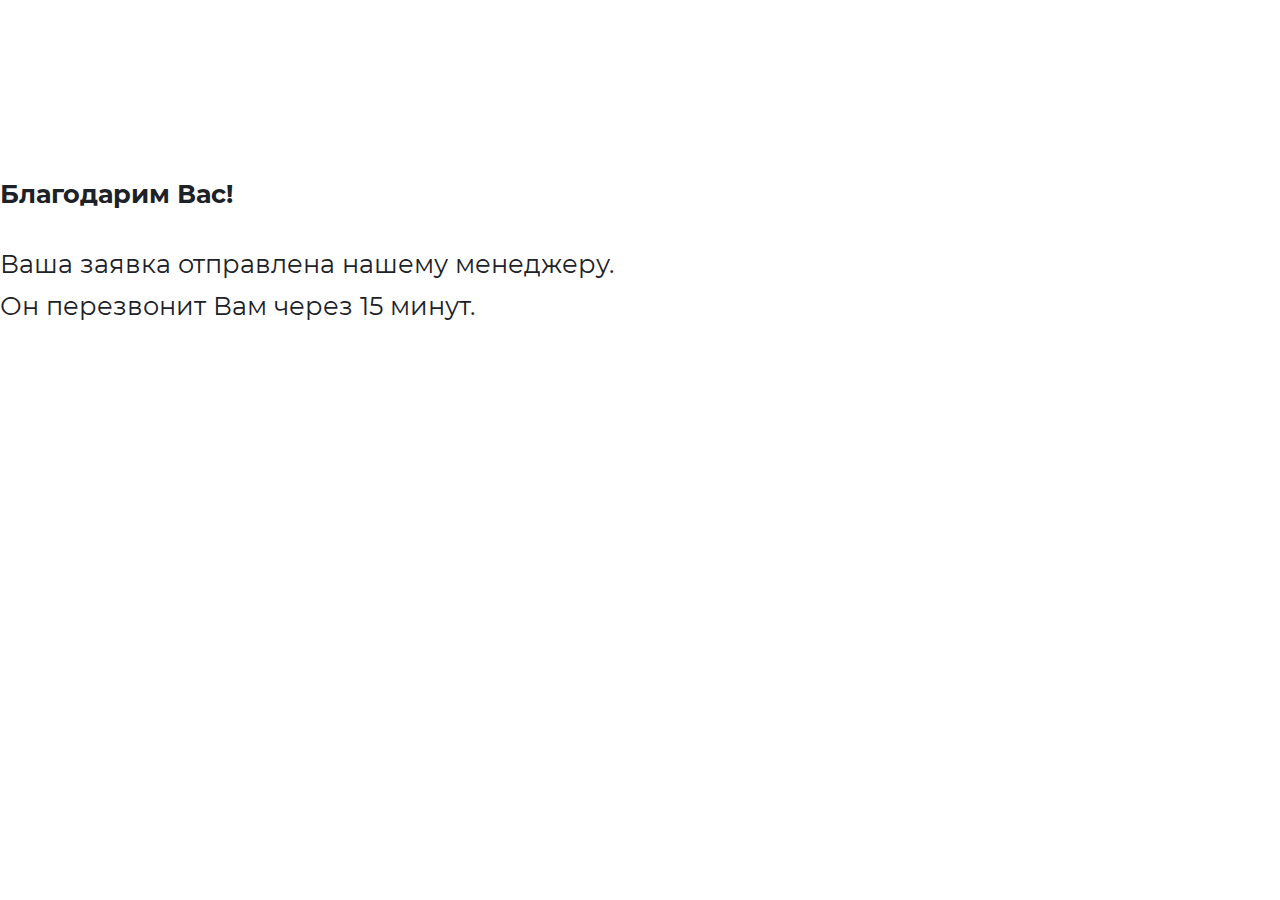
<file: thanks.html>
<!DOCTYPE html>
<html lang="ru" style="height: 100%;">
<head>
	<meta charset="UTF-8">
	<meta class="viewport" name="viewport" content="width=device-width, initial-scale=1, maximum-scale=1" />
	<!-- <meta http-equiv="refresh" content="5;  benzo"> -->
	<title>Благодарим Вас!</title>    
	<link rel="icon" type="image/ico" href="fav.ico" />    
	<link rel="stylesheet" href="css/main.css" />
	<link rel="stylesheet" href="css/fonts.css" />
	<link rel="stylesheet" href="css/media.css" />
</head>
	<body class="thanks_body">
		<section class="thanks_page">
			<h4>Благодарим Вас!</h1>
			<p>Ваша заявка отправлена нашему менеджеру. <br>Он перезвонит Вам через 15 минут.</p> 
		</section>  
	</body>
</html>
</file>
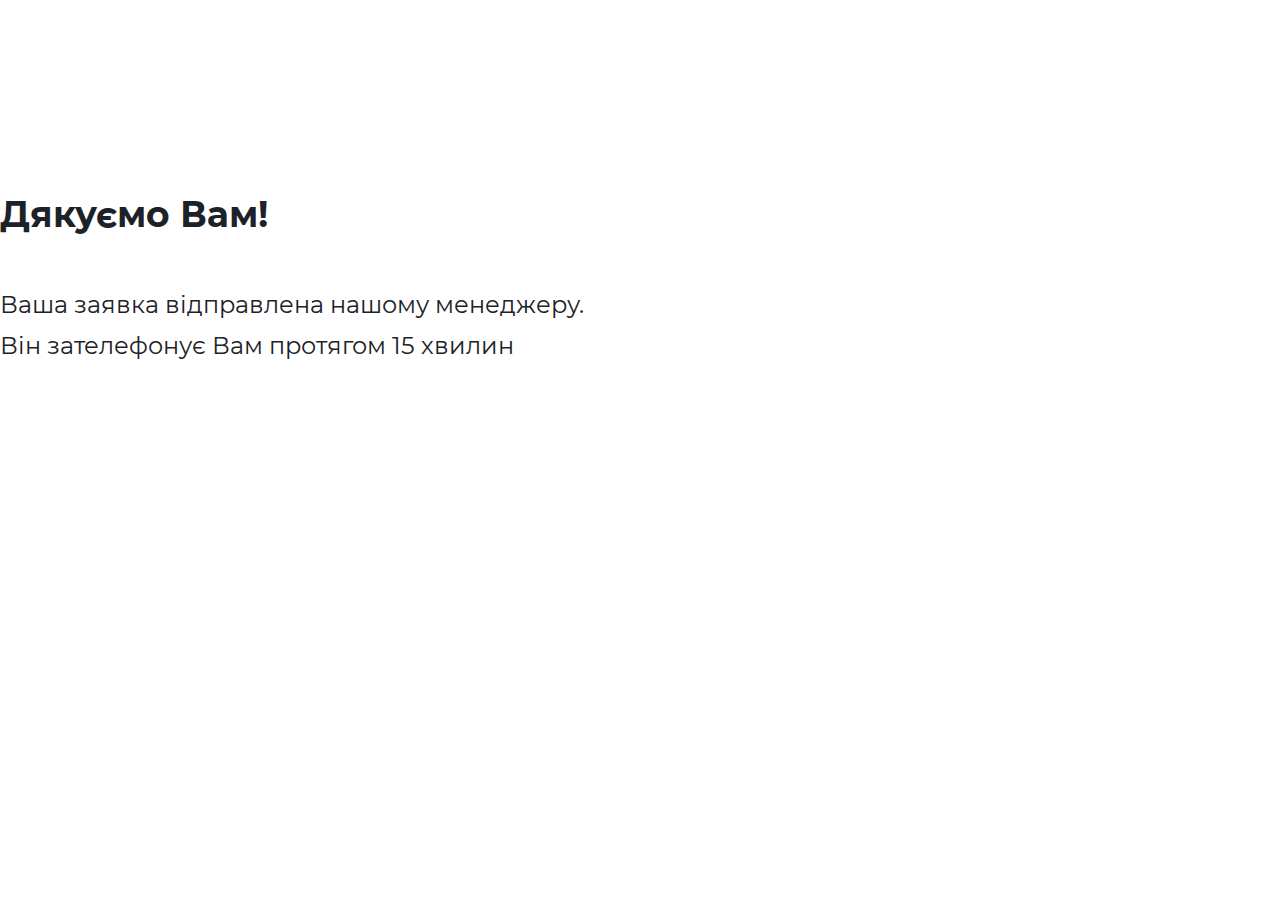
<file: thanks_ua.html>
<!DOCTYPE html>
<html lang="ua" style="height: 100%;">
<head>
    <meta charset="UTF-8">
    <meta http-equiv="refresh" content="5;  http://screw-air.com/ua.html">
    <title>Дякуємо Вам!</title>    
    <link rel="icon" type="image/ico" href="favicon.ico" />    
    <link rel="stylesheet" href="css/main.css" />
    <link rel="stylesheet" href="css/fonts.css" />
    <link rel="stylesheet" href="css/media.css" />
</head>
    <body class="thanks_body">
        <section class="thanks_page">
            <h4 style="font-size: 36px">Дякуємо Вам!</h1>
            <p style="font-size: 24px">Ваша заявка відправлена нашому менеджеру. <br>Він зателефонує Вам протягом 15 хвилин</p> 
        </section>  
    </body>
</html>
</file>
<file: css/main.css>
body {
	font: 1.6rem "Montserrat", sans-serif;
	min-width: 320px;
	width: 100%;
	font-weight: normal;
	position: relative;
	margin: 0 auto;
	overflow-x: hidden;
	color: #1d2228;
	padding-top: 9rem;
}
body.fixed {
	overflow: hidden;
	position: fixed;
}
main {
	display: block;
}
p {
	font-size: 1.6rem;
	line-height: 2.6rem;
}
.mfp-counter {
	display: none;
}
.dot {
	position: relative;
	z-index: 300;
}
.arrows {
	position: absolute;
	width: 110px;
	height: 32px;
	display: -webkit-box;
	display: -moz-box;
	display: -ms-flexbox;
	display: -webkit-flex;
	display: flex;
	-webkit-box-pack: space-between;
	-webkit-justify-content: space-between;
	-ms-flex-pack: space-between;
	justify-content: space-between;
	bottom: 6rem;
	left: 0;
	right: 0;
	margin: auto;
}
.next, .prev {
	position: relative;
	display: inline-block;
	width: 38px;
	height: 32px;
	z-index: 300;
	cursor: pointer;
	-webkit-transition: all .3s;
	-moz-transition: all .3s;
	-ms-transition: all .3s;
	transition: all .3s;
}
.next {
	background-image: url("../img/next.png");
}
.next:hover {
	background-image: url("../img/next_hover.png");
}
.prev {
	background-image: url("../img/prev.png");
}
.prev:hover {
	background-image: url("../img/prev_hover.png");
}
.slider_wrapper {
	position: relative;
}
.slider_wrapper:after, .slider:after {
	content: "";
	display: table;
	clear: both;
}
.relative {
	position: relative;
}
input::-webkit-outer-spin-button,
input::-webkit-inner-spin-button {
    -webkit-appearance: none;
    margin: 0;
}
button {
	border: none;
	background: none;
}
button, button:focus, button:hover, input, .thumbnail, .slick-slide, img, ul, li, a, a:focus, a:hover, div, div:focus textarea, textarea:focus {
	outline: none;
	text-decoration: none;
	color: inherit;
}
.politics {
	background-color: #fff;
}
.politics p {
	font-size: 18px;
	color: #000;
}
.politics_text {
	padding: 20px 15px;
}
.politics h3 {
	background: #1782ab;
	font-size: 24px;
	color: #fff;
	text-transform: uppercase;
	text-align: center;
	padding: 20px 0;
	margin: 0;
}
@media only screen and (max-width : 767px) {
	.politics h3 {
		font-size: 23px;
	}
}
.section_title {
	font-size: 3rem;
	text-align: center;
	margin-top: 0;
	color: #1d2228;
	font-weight: bold;
	margin: 0;
}
.section_title--white {
	color: #fff;
}
ul {
	list-style-type: none;
	padding: 0;
}
.footer {
	padding: 10.5rem 0 5.5rem;
	color: #fff;
	position: relative;
}
.footer:before {
	content: "";
	position: absolute;
	top: 0;
	left: 0;
	width: 100%;
	height: 100%;
	background-color: #1d2228;
}
.footer:after {
	content: "";
	position: absolute;
	top: 0;
	left: 0;
	width: 100%;
	height: 100%;
	background-color: #1d2228;
	background-image: url('../img/footer-bg-2.png');
	background-position: center 70%;
	background-repeat: no-repeat;
}
.footer .footer_wrapper {
	position: relative;
	z-index: 2;
	display: -webkit-box;
	display: -moz-box;
	display: -ms-flexbox;
	display: -webkit-flex;
	display: flex;
	-webkit-box-pack: space-between;
	-webkit-justify-content: space-between;
	-ms-flex-pack: space-between;
	justify-content: space-between;
}
.footer .section_title {
	margin-bottom: 5rem;
}
.footer .contact {
	-webkit-box-flex: 0;
	-webkit-flex: 0 0 24.5rem;
	-ms-flex: 0 0 24.5rem;
	flex: 0 0 24.5rem;
}
.footer .contact .section_title {
	text-align: left;
}
.footer .footer_tel {
	font-size: 2.4rem;
	line-height: 2.6rem;
	font-weight: bold;
}
.footer .contact_item:first-of-type {
	margin-bottom: 4.8rem;
}
.footer .contact_item img {
	margin-bottom: 2.2rem;
	display: block;
}
.footer .payment {
	-webkit-box-flex: 0;
	-webkit-flex: 0 0 67rem;
	-ms-flex: 0 0 67rem;
	flex: 0 0 67rem;
	text-align: center;
}
.footer .payment .payment_icon {
	margin-bottom: 1.8rem;
}

.footer .payment .section_title {
	text-align: center;
}
.footer .payment .liqpay {
	margin: 5.5rem auto;
	display: block;
}
.footer .payment strong {
	font-weight: bold;
	font-size: 1.8rem;
	margin-bottom: 2rem;
	display: inline-block;
}
.footer .payment .app-store {
	display: inline-block;
	margin: 0 15px;
}
.footer .map {
	text-align: right;
}
.footer .map .section_title {
	text-align: right;
	margin-bottom: 2rem;
}
.footer .map .map_list li {
	font-size: 1.8rem;
	line-height: 8.2rem;
	position: relative;
}
.footer .map .map_list li a {
	display: block;
}
.footer .map .map_list li:after {
	content: "";
	position: absolute;
	bottom: 0;
	right: 0;
	background-color: #4a4a4a;
	width: 2.8rem;
	height: 1px;
}
.footer .map .map_list li:last-of-type:after {
	display: none;
}
.footer p {
	font-size: 1.8rem;
	margin: 0;
}
.footer .footer_bottom {
	font-size: 1.4rem;
	position: relative;
	z-index: 2;
	display: -webkit-box;
	display: -moz-box;
	display: -ms-flexbox;
	display: -webkit-flex;
	display: flex;
	-webkit-box-align: center;
	-webkit-flex-align: center;
	-ms-flex-align: center;
	-webkit-align-items: center;
	align-items: center;
	height: 13.5rem;
	-webkit-box-pack: space-between;
	-webkit-justify-content: space-between;
	-ms-flex-pack: space-between;
	justify-content: space-between;
}
.footer .footer_bottom .footer_logo {
	-webkit-box-flex: 0;
	-webkit-flex: 0 0 30rem;
	-ms-flex: 0 0 30rem;
	flex: 0 0 30rem;
	align-self: flex-end;
}
.footer .footer_bottom .policy {
	text-align: center;
	-webkit-box-flex: 0;
	-webkit-flex: 0 0 43rem;
	-ms-flex: 0 0 43rem;
	flex: 0 0 43rem;
}
.footer .footer_bottom .policy p {
	font-size: 1.4rem;
}
.footer .footer_bottom .made_by {
	-webkit-box-flex: 0;
	-webkit-flex: 0 0 30rem;
	-ms-flex: 0 0 30rem;
	flex: 0 0 30rem;
	text-align: right;
	display: -webkit-box;
	display: -moz-box;
	display: -ms-flexbox;
	display: -webkit-flex;
	display: flex;
	-webkit-box-align: center;
	-webkit-flex-align: center;
	-ms-flex-align: center;
	-webkit-align-items: center;
	align-items: center;
	height: 9rem;
	-webkit-box-pack: flex-end;
	-webkit-justify-content: flex-end;
	-ms-flex-pack: flex-end;
	justify-content: flex-end;
}
.footer .footer_bottom .made_by img {
	margin-left: 3rem;
}
.thanks {
	height: 76rem;
	max-height: -webkit-calc(100vh - 19rem);
	max-height: -moz-calc(100vh - 19rem);
	max-height: -ms-calc(100vh - 19rem);
	max-height: calc(100vh - 19rem);
	color: #000;
	background-image: url('../img/thanks-bg.jpg');
	background-repeat: no-repeat;
	background-position: center 9rem;
	text-align: center;
	display: -webkit-box;
	display: -moz-box;
	display: -ms-flexbox;
	display: -webkit-flex;
	display: flex;
	-webkit-box-align: center;
	-webkit-flex-align: center;
	-ms-flex-align: center;
	-webkit-align-items: center;
	align-items: center;
	-webkit-box-pack: center;
	-webkit-justify-content: center;
	-ms-flex-pack: center;
	justify-content: center;
}
.thanks h4 {
	font-size: 4.8rem;
	font-weight: 500;
	margin-bottom: 4rem;
	margin-top: 0;
}
.thanks p {
	font-size: 2.4rem;
	line-height: 3.4rem;
	margin: 0;
}
.btn_main {
	text-transform: uppercase;
	font-weight: bold;
	font-size: 1.4rem;
	height: 6rem;
	line-height: 6rem;
	display: inline-block;
	text-align: center;
	width: 100%;
	max-width: 27rem;
	color: #fff;
	-webkit-transition: all .3s;
	-moz-transition: all .3s;
	-ms-transition: all .3s;
	transition: all .3s;
	background-image: -webkit-linear-gradient(to bottom, #f7bd4b, #d86145);
	background-image: -moz-linear-gradient(to bottom, #f7bd4b, #d86145);
	background-image: -ms-linear-gradient(to bottom, #f7bd4b, #d86145);
	background-image: linear-gradient(to bottom, #f7bd4b, #d86145);
	border-radius: 30px;
	box-shadow: 0 3px 5px rgba(24,37,37,0.36);
}
.btn_main:hover {
	color: #fff;
	box-shadow: none;
}
.btn_main:focus {
	color: #fff;
}
.form {
	text-align: center;
}
.form_wrapper {
	margin: auto;
	position: relative;
	background-color: #58a493;
	width: 100%;
	max-width: 370px;
}
.form_wrapper h6 {
	color: #fff;
	font-weight: bold;
	font-size: 3rem;
	line-height: 4.8rem;
	margin: 0;
}
.form_wrapper p {
	color: #fff;
	font-size: 2.2rem;
	line-height: 3rem;
}
label.error {
	color: #d24f44;
	font-size: 14px;
	font-weight: normal;
	left: 0;
	bottom: -25px;
	position: absolute;
	text-align: center;
	width: 100%;
	line-height: normal;
}
.radio_input label.error {
	top: 100%;
}
.form input, .form textarea {
	width: 100%;
	max-width: 270px;
	-webkit-border-radius: 4px;
	-ms-border-radius: 4px;
	-moz-border-radius: 4px;
	-o-border-radius: 4px;
	border-radius: 4px;
	margin-top: 15px;
	color: #000;
	border: 0;
	text-indent: 30px;
	height: 60px;
	font-size: 18px;
}
.form textarea {
	padding-top: 20px;
	height: 120px;
	resize: none;
}
.form button {
	width: 100%;
	max-width: 270px;
	margin-top: 15px;
	height: 60px;
}
.descr {
	color: #fefefe;
	font-size: 1.4rem;
	line-height: 2.4rem;
}
.header {
	background-color: #1d2228;
	align-items: center;
	position: fixed;
	left: 0;
	top: 0;
	width: 100%;
	z-index: 1000;
}
.header .header_wrapper {
	display: -webkit-box;
	display: -moz-box;
	display: -ms-flexbox;
	display: -webkit-flex;
	display: flex;
	-webkit-box-align: center;
	-webkit-flex-align: center;
	-ms-flex-align: center;
	-webkit-align-items: center;
	align-items: center;
	height: 9rem;
	-webkit-box-pack: space-between;
	-webkit-justify-content: space-between;
	-ms-flex-pack: space-between;
	justify-content: space-between;
}
.phone_icon,
.burger,
.mobile_menu,
.phone_menu {
	display: none;
}
.phone_menu {
	position: absolute;
	top: 160%;
	background-color: #1d2228;
	padding: 10px 0;
	left: -35px;
	width: 195px;
	text-align: center;
	border-radius: 5px;
}
.phone_menu:before {
	content: "";
	position: absolute;
	bottom: 100%;
	left: 50px;
	border: 5px solid transparent;
	border-bottom: 5px solid #1d2228;
}
.phone_menu a {
	display: block;
	color: #fff;
	font-weight: bold;
	font-size: 16px;
	line-height: 30px;
}
.mobile_menu_overlay {
	position: fixed;
	background-color: rgb(0, 0, 0, 0.8);
	width: 100%;
	height: 100%;
	z-index: 1001;
	top: 0;
	left: 0;
	text-align: center;
	display: none;
}
.mobile_menu {
	border-radius: 5px;
	background-color: #f9f9f9;
	box-shadow: 0px 0px 40px 0px rgba(24, 37, 37, 0.13);
	position: absolute;
	left: 17px;
	top: 15px;
	width: -webkit-calc(100% - 35px);
	width: -moz-calc(100% - 35px);
	width: -ms-calc(100% - 35px);
	width: calc(100% - 35px);
	left: 0;
	right: 0;
	margin: auto;
	padding: 67px 0 50px;
	top: 15px;
}
.mobile_menu .close {
	width: 28px;
	height: 28px;
	background-image: url('../img/close.png');
	background-repeat: no-repeat;
	background-size: cover;
	position: absolute;
	top: 15px;
	right: 15px;
}
.burger {
	width: 35px;
	height: 30px;
	position: relative;
}
.burger span {
	position: absolute;
	width: 100%;
	height: 2px;
	background-color: #fff;
	left: 0;
}
.burger span:first-of-type {
	top: 0;
}
.burger span:nth-of-type(2) {
	top: 0;
	bottom: 0;
	margin: auto;
}
.burger span:last-of-type {
	bottom: 0;
}
.logo {
	align-self: flex-start;
	height: 15.4rem;
	transition: height .3s;
}
.logo.scrolled {
	height: 100%;
}
.logo img {
	box-shadow: 0 0 40px rgba(24,37,37,0.26);
	height: 100%;
	-webkit-transition: all .3s;
	-moz-transition: all .3s;
	-ms-transition: all .3s;
	transition: all .3s;
	width: auto;
}
.lang {
	margin: 0;
}
.lang li {
	border: 1px solid #c2c2c2;
	width: 4.8rem;
	height: 4.8rem;
	display: inline-block;
	color: #c2c2c2;
	font-size: 1.4rem;
	line-height: 4.6rem;
	text-align: center;
	cursor: pointer;
}
.lang li.active {
	border: 1px solid #fff;
	color: #fff;
}
.shopping_cart {
	cursor: pointer;
	border-radius: 5px;
	background-color: #d24f44;
	width: 14rem;
	height: 6rem;
	display: -webkit-box;
	display: -moz-box;
	display: -ms-flexbox;
	display: -webkit-flex;
	display: flex;
	-webkit-box-align: center;
	-webkit-flex-align: center;
	-ms-flex-align: center;
	-webkit-align-items: center;
	align-items: center;
	-webkit-box-pack: center;
	-webkit-justify-content: center;
	-ms-flex-pack: center;
	justify-content: center;
	color: #fefefe;
	font-size: 1.6rem;
	font-weight: bold;
}
.shopping_cart img {
	margin-right: 3px;
	display: inline-block;
}
.shopping_cart.empty {
	background-color: #898989;
	cursor: default;
}
.phone {
	color: #fff;
	text-align: right;
	margin-left: -4rem;
}
.phone a {
	font-weight: bold;
	font-size: 1.8rem;
	display: block;
	line-height: 1.6rem;
}
.phone a:first-of-type {
	margin-bottom: 3px;
}
.phone h6 {
	font-size: 1.4rem;
	margin-top: 0;
	margin-bottom: 3px;
}
.menu {
	padding: 1rem 0;
	background-color: #fff;
}
.menu ul {
	display: -webkit-box;
	display: -moz-box;
	display: -ms-flexbox;
	display: -webkit-flex;
	display: flex;
	-webkit-box-align: center;
	-webkit-flex-align: center;
	-ms-flex-align: center;
	-webkit-align-items: center;
	align-items: center;
	-webkit-box-pack: flex-end;
	-webkit-justify-content: flex-end;
	-ms-flex-pack: flex-end;
	justify-content: flex-end;
}
.menu ul li {
	color: #4b4b4b;
	font-size: 1.6rem;
	padding: 0 4.7rem;
	height: 7rem;
	text-align: center;
	position: relative;
	-webkit-transition: color .3s;
	-moz-transition: color .3s;
	-ms-transition: color .3s;
	transition: color .3s;
}
.menu ul li:hover {
	color: #d24f44;
}
.menu ul li i {
	font-size: 3.2rem;
}
.menu ul li.active i {
	font-weight: 600;
}
.menu ul li:active {
	color: #d24f44;
}
.menu ul li:after {
	content: "";
	position: absolute;
	height: 4rem;
	width: 1px;
	background-color: #dedede;
	right: 0;
	bottom: 0;
}
.menu ul li.active {
	font-weight: 600;
	color: #d24f44;
}
.menu ul li img {
	display: block;
	margin: 0 auto .7rem;
}
.menu ul li i {
	display: block;
	margin: 0 auto .7rem;
}
.menu ul li a {
	display: block;
	height: 100%;
}
.main_slider_wrapper {
	width: 1500px;
	max-width: 100%;
	margin: 0 auto;
	background-color: #fff;
	box-shadow: 0.017px 1px 95px 0px rgba(0, 0, 0, 0.29);
}
.main_banner {
	background-image: url('../img/main-bg.jpg');
	background-repeat: no-repeat;
	background-position: center 5rem;
	padding-bottom: 6rem;
}
.main_slider_wrapper .btn_main {
	position: absolute;
	bottom: 6rem;
	left: 15px;
}
.main_slider img.slick-slide {
	max-width: 100%;
}
.main_slider {
	max-width: 100%;
}
.main_slider_container {
	position: absolute;
	height: 100%;
	top: 0;
	left: 0;
	right: 0;
}
.work_time_wrapper {
	background-color: #fccc4c;
	background-image: url('../img/work-time.jpg');
	background-position: center;
	background-repeat: no-repeat;
}
.work_time {
	display: -webkit-box;
	height: 230px;
	display: -moz-box;
	display: -ms-flexbox;
	display: -webkit-flex;
	display: flex;
	-webkit-box-align: center;
	-webkit-flex-align: center;
	-ms-flex-align: center;
	-webkit-align-items: center;
	align-items: center;
	color: #1d2228;
	font-size: 2.2rem;
}

.work_time .time h6 {
	font-weight: bold;
	font-size: 2.2rem;
}
.work_time .payment {
	font-size: 2.2rem;
	line-height: 3.6rem;
	font-weight: bold;
	text-align: center;
}
.delivery {
	position: relative;
	padding: 12rem 0 8rem;
	text-align: center;
	background-position: center top;
}
.delivery:before {
	content: "";
	position: absolute;
	left: 0;
	top: 0;
	width: 100%;
	height: 100%;
	background-color: #1d2228;
}
.delivery:after {
	content: "";
	position: absolute;
	left: 0;
	top: 0;
	width: 100%;
	height: 100%;
	background-image: url('../img/delivery.png');
	background-position: center 70%;
	background-repeat: no-repeat;
}
.delivery .container {
	position: relative;
}
.delivery p {
	color: #fff;
	margin-bottom: 0;
	margin-top: 3rem;
}
.delivery p:first-of-type {
	margin-top: 4rem;
}
.promotion {
	background-image: url('../img/promotion-bg.jpg');
	background-repeat: no-repeat;
	background-position: center 8rem;
	padding: 3rem 0 19rem;
}
.promotion--pict {
	border-radius: 5px;
	box-shadow: 0px 0px 40px 0px rgba(24, 37, 37, 0.13);
	height: 45.5rem;
	overflow: hidden;
	position: relative;
}
.promotion_overlay {
	position: absolute;
	top: 0;
	left: 0;
	width: 100%;
	height: 100%;
	background-color: #000;
	opacity: 0.322;
}
.promotion--text h4 {
	font-size: 2rem;
	font-weight: bold;
	margin: 0;
}
.promotion--text p {
	margin: 3rem 0;
}
.promotion--text ol {
	padding-left: 18px;
	font-size: 1.6rem;
	line-height: 2.6rem;
	margin-bottom: 3rem;
}
.promotion--pict img {
	width: 100%;
	height: 100%;
	object-fit: cover;
}
.promotion .row {
	position: relative;
	padding-bottom: 4.2rem;
	margin-bottom: 4.2rem;
}
.promotion .row:last-of-type {
	margin-bottom: 0;
	padding-bottom: 0;
}
.promotion .row:last-of-type .line {
	display: none;
}
.promotion .line {
	position: absolute;
	width: -webkit-calc(100% - 30px);
	width: -moz-calc(100% - 30px);
	width: -ms-calc(100% - 30px);
	width: calc(100% - 30px);
	height: 1px;
	background-color: #dcdcdc;
	left: 15px;
	bottom: 0;
}
.review {
	background-image: url('../img/review-bg.jpg');
	background-repeat: no-repeat;
	background-position: center -200%;
}
.review .section_title {
	text-align: left;
}
.review .slick-list {
	padding: 6rem 0 15rem;
}
.review_item {
	border-radius: 5px;
	box-shadow: 0px 0px 20px 0px rgba(24, 37, 37, 0.13);
	height: 45.5rem;
}
.review_item img {
	width: 100%;
	max-height: 100%;
}
.photo {
	height: 21rem;
}
.photo:after {
	display: block;
	content: "";
	clear: both;
}
.photo img {
	float: left;
	width: 20%;
	object-fit: cover;
	height: 100%;
}
.drink {
	padding: 4rem 0 2.5rem;
}
.drink .col-md-3 {
	margin-bottom: 5.5rem;
}
.drink .section_title {
	margin-bottom: 6.5rem;
}
.region {
	padding: 6rem 0 15rem;
}
.region .section_title {
	margin-bottom: 3rem;
	text-align: left;
}
.region .region_subtitle {
	font-size: 1.8rem;
	font-weight: bold;
}
.region_wrapper {
	display: -webkit-box;
	display: -moz-box;
	display: -ms-flexbox;
	display: -webkit-flex;
}
.region .region_col {
	-webkit-box-flex: 0;
	-webkit-flex: 0 0 50rem;
	-ms-flex: 0 0 50rem;
	flex: 0 0 50rem;
	position: relative;
}
.region .region_col .region_bg {
	position: absolute;
	width: 316px;
	height: 316px;
	background-image: url('../img/region-bg.png');
	bottom: -45px;
	left: -193px;
}
.region .region_col img {
	max-width: 100%;
	position: relative;
}
.region .region_col:first-of-type {
	margin-right: 3rem;
}
.region .region_radius--item {
	display: -webkit-box;
	display: -moz-box;
	display: -ms-flexbox;
	display: -webkit-flex;
	display: flex;
	margin-top: 3.5rem;
	padding-bottom: 3.5rem;
	position: relative;
}
.region .region_radius_title {
	-webkit-box-flex: 0;
    -webkit-flex: 0 0 40%;
    -ms-flex: 0 0 40%;
    flex: 0 0 40%;
}
.region .region_radius--item::before {
	content: "";
	height: 1px;
	width: 43rem;
	position: absolute;
	left: 0;
	bottom: 0;
	background-color: #e0e0e0;
}
.region .region_radius--item:first-of-type .region_radius_title {
	color: #f46400;
}
.region .region_radius--item:nth-of-type(2) .region_radius_title {
	color: #e6c12f;
}
.region .region_radius--item:last-of-type .region_radius_title {
	color: #d0c492;
}
.region .region_radius_title {
	font-size: 1.8rem;
	font-weight: bold;
	-webkit-box-flex: 0;
	-webkit-flex: 0 0 40%;
	-ms-flex: 0 0 40%;
	flex: 0 0 40%;
	margin: 0;
	line-height: 2.6rem;
}
.region .region_radius--item p {
	-webkit-flex: 0 0 60%;
	-ms-flex: 0 0 60%;
	flex: 0 0 60%;
	margin: 0;
}
.region .region_address {
	font-size: 1.8rem;
	margin-top: 3rem;
}
.region .region_address p {
	margin-bottom: 3rem;
}
.region .region_address p:last-of-type {
	margin-bottom: 0;
}
.product {
	padding: 10rem 0 19rem;
	background-image: url('../img/product-pizza-bg.jpg');
	background-position: center 14rem;
	background-repeat: no-repeat;
}
body.sushi .product {
	background-image: url('../img/product-sushi-bg.jpg');
	background-position: center 43rem;
}
.product_item {
	border-radius: 5px;
	background-color: #f9f9f9;
	box-shadow: 0px 0px 40px 0px rgba(24, 37, 37, 0.13);
	margin-top: 10.5rem;
}
.product_item--name {
	height: 6.5rem;
	margin: 0;
	display: -webkit-box;
	display: -moz-box;
	display: -ms-flexbox;
	display: -webkit-flex;
	display: flex;
	-webkit-box-align: center;
	-webkit-flex-align: center;
	-ms-flex-align: center;
	-webkit-align-items: center;
	align-items: center;
	-webkit-box-pack: center;
	-webkit-justify-content: center;
	-ms-flex-pack: center;
	justify-content: center;
	font-weight: bold;
	font-size: 2rem;
	color: #1d2228;
}
.product_item--pict {
	height: 32rem;
	position: relative;
}
.product_item--pict span {
	position: relative;
	z-index: 2;
}
.product_item--pict .added_to_cart {
	position: absolute;
	top: 0;
	left: 0;
	height: 4.8rem;
	width: 4.4rem;
	background-color: #d86245;
	display: -webkit-box;
	display: -moz-box;
	display: -ms-flexbox;
	display: -webkit-flex;
	display: flex;
	-webkit-box-align: center;
	-webkit-flex-align: center;
	-ms-flex-align: center;
	-webkit-align-items: center;
	align-items: center;
	-webkit-box-pack: flex-end;
	-webkit-justify-content: flex-end;
	-ms-flex-pack: flex-end;
	justify-content: flex-end;
	opacity: 0;
	transition: opacity 0.5s;
}
.product_item--pict .added_to_cart.visible {
	opacity: 1;
}
.product_item--pict .added_to_cart img {
	position: relative;
	z-index: 2;
}
.product_item--pict .added_to_cart:after {
	content: "";
	position: absolute;
	width: 4rem;
	left: 50%;
	top: 0;
	background-color: #d86245;
	height: 100%;
	transform: skew(-35deg);
}
.product_item--pict .product-image {
	display: block;
	height: 100%;
	width: 100%;
	object-fit: cover;
}
.product_item--weight {
	position: absolute;
	bottom: 0;
	left: 0;
	height: 4rem;
	width: 11.5rem;
	line-height: 4rem;
	padding-left: 1.8rem;
	background-color: #fccc4c;
	font-style: italic;
	font-weight: bold;
	color: #d86145;
	font-size: 1.6rem;
}
.product_item--weight:after {
	content: "";
	position: absolute;
	width: 3rem;
	left: 85%;
	top: 0;
	background-color: #fccc4c;
	height: 100%;
	transform: skew(35deg);
}
.product_item--size {
	position: absolute;
	bottom: 0;
	right: 0;
	height: 4rem;
	width: auto;
	text-align: right;
	line-height: 4rem;
	padding-right: 1.8rem;
	background-color: #d86245;
	font-style: italic;
	font-weight: bold;
	font-size: 1.6rem;
}
.product_item--size:after {
	content: "";
	position: absolute;
	width: 3rem;
	left: -15px;
	top: 0;
	background-color: #d86245;
	height: 100%;
	transform: skew(-35deg);
}
.product_item--size span {
	color: #ee9d89;
}
.product_item--size span.active {
	color: #fccc4c;
}
.product_item--size span:before {
	background-color: #ee9d89;
	vertical-align: middle;
	margin-right: 5px;
	margin-bottom: 3px;
	content: "";
	display: inline-block;
	width: 1.5rem;
	height: 1.5rem;
	border-radius: 50%;
}
.product_item--size span.active:before {
	background-color: #fccc4c;
}
.product_item--descr {
	position: relative;
	height: 8.4rem;
	padding: 1.2rem 3rem;
	font-size: 1.6rem;
	text-align: center;
	border-bottom: 1px solid #dcdcdc;
}
.product_item--descr p {
	line-height: 1.6rem;
}
.product_item--descr a {
	color: #d24f44;
	font-weight: bold;
	line-height: 2.4rem;
	border-bottom: 1px solid #d24f44;
}
.product_item--footer {
	padding: 0 2rem;
}
.product_item--price {
	padding: 1.2rem 0 2.4rem;
	display: -webkit-box;
	display: -moz-box;
	display: -ms-flexbox;
	display: -webkit-flex;
	display: flex;
	-webkit-box-align: center;
	-webkit-flex-align: center;
	-ms-flex-align: center;
	-webkit-align-items: center;
	align-items: center;
	-webkit-box-pack: space-between;
	-webkit-justify-content: space-between;
	-ms-flex-pack: space-between;
	justify-content: space-between;
}
.product_item--price .price {
	font-size: 3rem;
	font-weight: bold;
	color: #d24f44;
}
.product_item--price .choose {
	position: relative;
	width: 19rem;
}
.often_item--footer .choose {
	position: relative;
}
.product_item--price .quantity,
.often_item--footer .quantity {
	position: absolute;
	left: 0;
	top: 0;
	right: 0;
	bottom: 0;
	display: -webkit-box;
	display: -moz-box;
	display: -ms-flexbox;
	display: -webkit-flex;
	display: flex;
	-webkit-box-align: center;
	-webkit-flex-align: center;
	-ms-flex-align: center;
	-webkit-align-items: center;
	align-items: center;
	-webkit-box-pack: center;
	-webkit-justify-content: center;
	-ms-flex-pack: center;
	justify-content: center;
}
.often_item--footer .quantity {
	left: auto;
}
.product_item--price .quantity input,
.often_item--footer .quantity input {
	border: 1px solid #dcdcdc;
	border-radius: 20px;
	width: 5.7rem;
	height: 4.7rem;
	text-align: center;
	user-select: none;
}
.product_item--price .quantity .btn_action,
.often_item--footer .quantity .btn_action {
	font-size: 3rem;
	font-weight: bold;
	color: #d86245;
	line-height: 3rem;
	padding: 2px 7px;
	cursor: pointer;
	-webkit-user-select: none;
	-ms-user-select: none;
	-moz-user-select: none;
	user-select: none;
}
.product_item--price .quantity .btn_minus,
.often_item--footer .quantity .btn_minus {
	position: relative;
	top: -1px;
}
.product_item--price .quantity .btn_action.disabled,
.often_item--footer .quantity .btn_action.disabled {
	color: #8d8d8d;
}
.product_item .btn_main_product {
	width: 100%;
	position: relative;
	z-index: 2;
}
.product_item .btn_main_product.invisible {
	visibility: hidden;
}
.product_card {
	padding: 4rem 0 6rem;
	background-image: url('../img/prodduct-card-bg.jpg');
	background-repeat: no-repeat;
	background-position: center top;
}
.product_card--pict {
	border-radius: 5px;
	box-shadow: 0px 0px 40px 0px rgba(24, 37, 37, 0.13);
	height: 45.5rem;
}
.product_card--pict img {
	width: 100%;
	height: 100%;
	object-fit: none;
}
.product_card--name {
	text-align: left;
}
.product_card--name_mobile {
	display: none;
}
.product_card--descr {
	margin: 2rem 0 4.5rem;
}
.product_card--size {
	font-size: 0;
}
.product_card--size_btn {
	border: solid 1px #b3b3b3;
	border-radius: 2rem;
	width: 27.2rem;
	height: 4.2rem;
	color: #b3b3b3;
	font-size: 1.8rem;
	font-weight: bold;
	text-align: center;
	line-height: 4.2rem;
	position: relative;
	padding-left: 2rem;
	cursor: pointer;
	display: inline-block;
}
.product_card--size_btn:first-of-type {
	margin-right: 1.5rem;
}
.product_card--size_btn.active {
	color: #fff;
	background-color: #d24f44;
	border: solid 1px #d24f44;
	cursor: default;
}
.product_card--size_btn:before {
	content: "";
	position: absolute;
	border-radius: 50%;
	background-color: #b3b3b3;
	width: 2.7rem;
	height: 2.7rem;
	bottom: 0;
	top: 0;
	left: 0.5rem;
	margin: auto 0;
}
.product_card--size_btn.active:before {
	background-color: #fccc4c;
}
.product_card--size_btn.active:after {
	content: "";
	position: absolute;
	border-radius: 50%;
	background-color: #d86245;
	width: 1.1rem;
	height: 1.1rem;
	bottom: 0;
	top: 0;
	left: 1.3rem;
	margin: auto 0;
}
.product_card--adds {
	height: 6.5rem;
	display: -webkit-box;
	display: -moz-box;
	display: -ms-flexbox;
	display: -webkit-flex;
	display: flex;
	-webkit-box-align: center;
	-webkit-flex-align: center;
	-ms-flex-align: center;
	-webkit-align-items: center;
	align-items: center;
	-webkit-box-pack: space-between;
	-webkit-justify-content: space-between;
	-ms-flex-pack: space-between;
	justify-content: space-between;
	border-top: 1px solid #888888;
	border-bottom: 1px solid #888888;
	margin: 2.2rem 0;
}
.product_card--adds_btn {
	color: #d9674b;
	font-size: 1.4rem;
	font-weight: bold;
	text-transform: uppercase;
	display: -webkit-box;
	display: -moz-box;
	display: -ms-flexbox;
	display: -webkit-flex;
	display: flex;
	-webkit-box-align: center;
	-webkit-flex-align: center;
	-ms-flex-align: center;
	-webkit-align-items: center;
	align-items: center;
	-webkit-box-pack: space-between;
	-webkit-justify-content: space-between;
	-ms-flex-pack: space-between;
	justify-content: space-between;
	cursor: pointer;
}
.product_card--adds_btn img {
	margin-right: 8px;
}
.product_card--adds_title {
	font-weight: bold;
	text-transform: uppercase;
	font-size: 1.4rem;
	margin-left: 7rem;
}
.product_card--adds_price {
	width: 10rem;
	text-align: center;
	background-color: #e8e8e8;
	font-size: 2.4rem;
	color: #d24f44;
	line-height: 4.6rem;
	font-weight: bold;
}
.product_card--adds_price span {
	vertical-align: middle;
}
.product_card--added {
	font-size: 1.4rem;
	font-weight: bold;
	position: relative;
	min-height: 3rem;
}
.product_card--added i {
	font-style: normal;
	content: "+";
	display: inline-block;
	color: #d9674b;
	font-size: 2.4rem;
	font-weight: bold;
	transform: rotate(45deg);
	vertical-align: middle;
	cursor: pointer;
}
.product_card--added span {
	vertical-align: middle;
}
.product_card--added_item {
	display: none;
	margin-right: 1rem;
}
.product_card--added_item.shown {
	display: inline-block;
}
.product_card--final {
	display: -webkit-box;
	display: -moz-box;
	display: -ms-flexbox;
	display: -webkit-flex;
	display: flex;
	-webkit-box-align: center;
	-webkit-flex-align: center;
	-ms-flex-align: center;
	-webkit-align-items: center;
	align-items: center;
	-webkit-box-pack: space-between;
	-webkit-justify-content: space-between;
	-ms-flex-pack: space-between;
	justify-content: space-between;
	margin: 2.5rem 0;
}
.product_card--quantity span {
	font-size: 1.8rem;
	font-weight: bold;
	margin-right: 0.6rem;
}
.product_card--quantity {
	display: -webkit-box;
	display: -moz-box;
	display: -ms-flexbox;
	display: -webkit-flex;
	display: flex;
	-webkit-box-align: center;
	-webkit-flex-align: center;
	-ms-flex-align: center;
	-webkit-align-items: center;
	align-items: center;
}
.product_card--quantity .quantity {
	display: -webkit-box;
	display: -moz-box;
	display: -ms-flexbox;
	display: -webkit-flex;
	display: flex;
	-webkit-box-align: center;
	-webkit-flex-align: center;
	-ms-flex-align: center;
	-webkit-align-items: center;
	align-items: center;
	-webkit-box-pack: center;
	-webkit-justify-content: center;
	-ms-flex-pack: center;
	justify-content: center;
}
.product_card--quantity .quantity input {
	border: 1px solid #dcdcdc;
	border-radius: 20px;
	width: 5.7rem;
	height: 4.7rem;
	text-align: center;
	background: transparent;
}
.product_card--quantity .quantity .btn_action {
	font-size: 3rem;
	color: #d86245;
	font-weight: bold;
	line-height: 3rem;
	padding: 2px 7px;
	cursor: pointer;
	-webkit-user-select: none;
	-ms-user-select: none;
	-moz-user-select: none;
	user-select: none;
}
.product_card--quantity .quantity .btn_minus {
	position: relative;
	top: -1px;
}
.product_card--quantity .quantity .btn_action.disabled {
	color: #8d8d8d;
}
.product_card--promo {
	position: relative;
}
.product_card--promo .arrow {
	content: "";
	background-image: -webkit-linear-gradient(to bottom, #f7bd4b, #d86145);
	background-image: -moz-linear-gradient(to bottom, #f7bd4b, #d86145);
	background-image: -ms-linear-gradient(to bottom, #f7bd4b, #d86145);
	background-image: linear-gradient(to bottom, #f7bd4b, #d86145);
	margin: 0;
	width: 4.5rem;
	height: 4.5rem;
	position: absolute;
	right: 0;
	top: 0;
	border-radius: 50%;
}
.product_card--promo .arrow:before {
	content: "";
	position: absolute;
	top: 0;
	left: 0;
	bottom: 0;
	right: 0;
	background-image: url('../img/arrow-select.png');
	background-position: center;
	background-repeat: no-repeat;
	transition: .3s transform ease; 
}
.product_card--promo_dropdown.opened .arrow:before {
	transform: rotate(180deg);
}
.product_card--promo_dropdown {
	border: 1px solid #dcdcdc;
	width: 27rem;
	height: 4.5rem;
	border-radius: 2rem;
	background-color: #f9f9f9;
	color: #b6b6b6;
	font-size: 1.2rem;
	text-transform: uppercase;
	font-weight: bold;
	text-indent: 4.2rem;
	outline: 0;
	display: block;
	-webkit-appearance: none;
	-moz-appearance: none;
	appearance: none;
	cursor: pointer;
	transition: .1s border-radius ease;
}
.product_card--promo_dropdown.opened {
	border-radius: 2rem 2rem 0 0;
	border-bottom: 0;
}
.product_card--promo_value {
	line-height: 4.5rem;
}
.product_card--promo_list {
	position: absolute;
	width: 100%;
	left: 0;
	top: 100%;
	line-height: 4.5rem;
	display: none;
	background-color: #f9f9f9;
	border-radius: 0 0 2rem 2rem;
	border: 1px solid #dcdcdc;
	border-top: 0;
	z-index: 2;
}
.product_card--outcome {
	display: -webkit-box;
	display: -moz-box;
	display: -ms-flexbox;
	display: -webkit-flex;
	display: flex;
	-webkit-box-align: center;
	-webkit-flex-align: center;
	-ms-flex-align: center;
	-webkit-align-items: center;
	align-items: center;
	-webkit-box-pack: space-between;
	-webkit-justify-content: space-between;
	-ms-flex-pack: space-between;
	justify-content: space-between;
}
.product_card--outcome .btn_main {
	max-width: 19rem;
}
.product_card--outcome_result {
	font-size: 3rem;
	font-weight: bold;
}
.product_card--outcome_result h6 {
	color: #d24f44;
}
.product_card--outcome_result * {
	display: inline-block;
}
.additives {
	padding: 8rem 0;
	position: relative;
}
.additives .container {
	position: relative;
}
.additives:before {
	content: "";
	position: absolute;
	width: 100%;
	height: 1600px;
	background-image: url('../img/prodduct-card-bg-2.jpg');
	background-repeat: no-repeat;
	background-position: center 165px;
}
.additives .section_title {
	margin-bottom: 3.5rem;
}
.additives_item {
	position: relative;
	border-radius: 5px;
	padding: 1rem 1px 1.2rem;
	background-color: #f9f9f9;
	box-shadow: 0px 0px 40px 0px rgba(24, 37, 37, 0.13);
	cursor: pointer;
	position: relative;
	-webkit-user-select: none;
	-ms-user-select: none;
	-moz-user-select: none;
	user-select: none;
	margin-top: 30px;
}
.additives_item .label_added {
	font-size: 1.2rem;
	text-transform: uppercase;
	font-weight: bold;
	color: #11b033;
	position: absolute;
	right: 2.5rem;
	top: -0.7rem;
	opacity: 0;
	transition: 0.3s opacity ease;
}
.additives_item .label_added.visible {
	opacity: 1;
}
.additives_item:before,
.additives_item:after {
	content: "";
	position: absolute;
	opacity: 0;
	right: -1.2rem;
	top: -1.2rem;
	width: 2.5rem;
	height: 2.5rem;
	transition: .3s opacity ease;
	background-repeat: no-repeat;
	background-size: 100% 100%;
}
.additives_item:before {
	background-image: url('../img/add.png');
}
.additives_item:after {
	background-image: url('../img/delete.png');
}
.additives_item.added {
	opacity: 0.549;
	transition: .3s opacity ease;
}
.additives_item.added:hover {
	opacity: 1;
}
.additives_item:hover:before {
	opacity: 1;
}
.additives_item.added:after {
	opacity: 1;
}
.additives_item--title {
	font-size: 1.6rem;
	font-weight: bold;
	text-align: center;
	margin: 0;
	height: 1.7rem;
	position: relative;
}
.additives_item--pict {
	height: 9rem;
	display: block;
	margin: 1rem auto 1.5rem;
}
  
.additives_item--info {
	font-size: 1.4rem;
	font-weight: bold;
	display: -webkit-box;
	display: -moz-box;
	display: -ms-flexbox;
	display: -webkit-flex;
	display: flex;
	-webkit-box-align: center;
	-webkit-flex-align: center;
	-ms-flex-align: center;
	-webkit-align-items: center;
	align-items: center;
	-webkit-box-pack: space-between;
	-webkit-justify-content: space-between;
	-ms-flex-pack: space-between;
	justify-content: space-between;
	position: absolute;
	width: 100%;
	left: 0;
	bottom: 0;
	padding: 0 1rem 0.6rem 1rem;
}
.additives_item--info_weight {
	color: #888888;
}
.additives_item--info_size {
	color: #d24f44;
}
.often {
	padding: 6rem 0 28rem;
	position: relative;
}
body.sushi .product_card {
	background-image: none;
	position: relative;
}
body.sushi .product_card:before {
	content: "";
	position: absolute;
	width: 100%;
	height: 2000px;
	background-image: url('../img/prodduct-card-bg-3.jpg');
	background-position: center 0;
}
body.sushi .often {
	padding: 6rem 0 24rem;
}
body.sushi .additives {
	display: none;
}
.often .arrows {
	bottom: -13rem;
}
.often .slick-list {
	padding-top: 7rem;
}
.often_item {
	background-color: #fff;
	box-shadow: 0px 0px 20px 0px rgba(24, 37, 37, 0.13);
	width: 270px;
	height: 255px;
	padding: 15px 0;
}
.often_item img {
	margin-left: auto;
	margin-right: auto;
	max-height: 100%;
	max-width: 100%;
}
.often_title {
	font-size: 2rem;
	font-weight: bold;
}
.often_item--footer {
	display: -webkit-box;
	display: -moz-box;
	display: -ms-flexbox;
	display: -webkit-flex;
	display: flex;
	-webkit-box-align: center;
	-webkit-flex-align: center;
	-ms-flex-align: center;
	-webkit-align-items: center;
	align-items: center;
	-webkit-box-pack: space-between;
	-webkit-justify-content: space-between;
	-ms-flex-pack: space-between;
	justify-content: space-between;
	margin: 20px 0;
}
.often_item--footer_price {
	font-size: 2.4rem;
	font-weight: bold;
	color: #d24f44;
}
.often_item--footer_btn {
	width: 17rem;
	height: 5.4rem;
	line-height: 5.4rem;
	position: relative;
}
.card {
	background-image: url('../img/card-bg.jpg');
	background-repeat: no-repeat;
	background-position: center bottom;
	padding: 5rem 0 10rem;
}
.card .section_title {
	text-align: left;
}
.card h4 {
	font-size: 1.8rem;
	line-height: 2.8rem;
	font-weight: bold;
	margin: 0;
}
.card_form input {
	height: 5rem;
	border: 1px solid #b3b3b3;
	background-color: transparent;
	width: 100%;
	border-radius: 30px;
	text-align: center;
	padding: 0;
}
.card_form input.error {
	border-color: #d24f44;
}
.card_form .radio_input.error {
	top: 0;
	border-color: #d24f44;
}
.card_form .radio_input {
	height: 4rem;
	cursor: default;
	width: 100%;
	border: solid 1px #b3b3b3;
    border-radius: 2rem;
    width: 27.2rem;
    height: 4.2rem;
    color: #b3b3b3;
    font-size: 1.8rem;
    font-weight: bold;
    text-align: center;
    line-height: 4.2rem;
    position: relative;
    padding-left: 2rem;
	cursor: pointer;
	display: block;
	margin: 0;
	font-size: 1.6rem;
}
.card_form .radio_input:before {
	content: "";
    position: absolute;
    border-radius: 50%;
    background-color: #b3b3b3;
    width: 2.7rem;
    height: 2.7rem;
    bottom: 0;
    top: 0;
    left: 0.5rem;
    margin: auto 0;
}
.card_form .radio_input.checked:after {
	content: "";
    position: absolute;
    border-radius: 50%;
    background-color: #d86245;
    width: 1.1rem;
    height: 1.1rem;
    bottom: 0;
    top: 0;
    left: 1.3rem;
    margin: auto 0;
}
.card_form .row_margin {
	margin-bottom: 22px;
}
.card_form h4 {
	padding: 25px 0 55px;
}
.card_form .radio_input.checked:before {
	background-color: #fccc4c;
}
.card_form .radio_input.checked {
	color: #fff;
    background-color: #d24f44;
    border: solid 1px #d24f44;
}
.card_form .input_wrapper {
	position: relative;
}
.card_form .radio_input input {
	visibility: hidden;
	position: absolute;
	z-index: -1;
}
.card_form .subinput input {
	margin-top: 2rem;
}
.card_form .subinput .radio_input {
	margin-top: 2rem;
	font-weight: normal;
	color: #000;
	height: 5.4rem;
	line-height: 5.4rem;
	border-radius: 3rem;
}
.card_form .subinput {
	display: none;
}
.card_form textarea {
	width: 100%;
	border-radius: 30px;
	border: 1px solid #b3b3b3;
	background-color: transparent;
	text-align: center;
	resize: none;
	height: 11rem;
	margin: 30px 0;
	padding: 1.5rem;
}
.card_form input::-webkit-input-placeholder {
	font-size: 16px;
	color: #000;
	font-family: "Montserrat";
}
.card_form input::-moz-placeholder {
	font-size: 16px;
	color: #000;
	font-family: "Montserrat";
}
.card_form input:-ms-input-placeholder {
	font-size: 16px;
	color: #000;
	font-family: "Montserrat";
}
.card_form input:-moz-placeholder {
	font-size: 16px;
	color: #000;
	font-family: "Montserrat";
}
.card_form textarea::-webkit-input-placeholder {
	font-size: 16px;
	color: #000;
	font-family: "Montserrat";
}
.card_form textarea::-moz-placeholder {
	font-size: 16px;
	color: #000;
	font-family: "Montserrat";
}
.card_form textarea:-ms-input-placeholder {
	font-size: 16px;
	color: #000;
	font-family: "Montserrat";
}
.card_form textarea:-moz-placeholder {
	font-size: 16px;
	color: #000;
	font-family: "Montserrat";
}
.card_total {
	background-color: #f9f9f9;
	box-shadow: 0px 0px 40px 0px rgba(24, 37, 37, 0.13);
	padding: 5rem 2.6rem 3rem 3rem;
	position: relative;
	top: 0.7rem;
}
.card .form_total_price {
	font-weight: bold;
	font-size: 1.8rem;
	text-align: center;
	line-height: 4.2rem;
}
.card .product_card--promo_dropdown {
	max-width: 100%;
}
.card .btn_main {
	margin-left: auto;
	margin-top: 12px;
	display: block;
}
.card .form_total_price span {
	color: #d24f44;
}
.card_total--table_item {
	padding: 2.5rem 0;
	border-bottom: 1px solid #e0e0e0;
	display: -webkit-box;
	display: -moz-box;
	display: -ms-flexbox;
	display: -webkit-flex;
	display: flex;
	-webkit-box-pack: space-between;
	-webkit-justify-content: space-between;
	-ms-flex-pack: space-between;
	justify-content: space-between;
}
.card_total h4 {
	margin-bottom: 2.5rem;
}
.card_total--table_column {
	position: relative;
}
.card_total--table_column h6 {
	font-size: 1.6rem;
	line-height: 2.6rem;
	font-weight: normal;
	margin-top: 0;
	margin-bottom: 2.5rem;
	text-align: center;
}
.card_total--table_column h6.mobile {
	display: none;
}
.card_total--table_column:first-of-type h6 {
	font-weight: bold;
	font-size: 1.8rem;
	text-align: left;
}
.card_total--table_column:last-of-type h6,
.card_total--table_column:nth-of-type(2) h6 {
	margin-bottom: 6.7rem;
}
.card_total--table_column:nth-of-type(3) h6 {
	margin-bottom: 6rem;
}
.card_total--table_column span {
	font-size: 1.8rem;
	line-height: 2.6rem;
	font-weight: bold;
}
.card_total .section_title {
	margin-bottom: 2.5rem;
}
.card .section_title.desktop_hidden {
	display: none;
}
.card_total--table_pict {
	max-width: 11rem;
	position: relative;
	height: 11rem;
}
.card_total--table_pict .delete {
	position: absolute;
    right: -1.2rem;
    top: -1.2rem;
    width: 2.5rem;
    height: 2.5rem;
    background-repeat: no-repeat;
	background-size: 100% 100%;
	background-image: url(../img/delete.png);
	cursor: pointer;
}
.card_total--table_pict img {
	width: 100%;
	height: 100%;
	object-fit: cover;
}
.card_total--table_footer {
	text-align: right;
}
.card_total--table_footer h5 {
	margin: 1.5rem 0 1rem;
	font-size: 2.4rem;
	font-weight: bold;
}
.card_total--table_footer h5 span {
	color: #d24f44;
}
.card_total--table_footer i {
	font-style: italic;
	font-size: 1.4rem;
	color: #9e9e9e;
}
.card_total .quantity {
	display: -webkit-box;
    display: -moz-box;
    display: -ms-flexbox;
    display: -webkit-flex;
    display: flex;
    -webkit-box-align: center;
    -webkit-flex-align: center;
    -ms-flex-align: center;
    -webkit-align-items: center;
    align-items: center;
    -webkit-box-pack: center;
    -webkit-justify-content: center;
    -ms-flex-pack: center;
    justify-content: center;
}
.card_total .quantity input {
	border: 1px solid #dcdcdc;
    border-radius: 20px;
    width: 5.7rem;
    height: 4.7rem;
    text-align: center;
	background: transparent;
	font-size: 1.8rem;
	width: 4.7rem;
	height: 3.9rem;
}
.card_total .quantity .btn_action {
	font-size: 2.4rem;
	color: #d86245;
	font-weight: bold;
    line-height: 3rem;
    padding: 2px 7px;
    cursor: pointer;
    -webkit-user-select: none;
    -ms-user-select: none;
    -moz-user-select: none;
    user-select: none;
}
/* .card_total .quantity .btn_action.disabled {
	color: #1d2228;
} */
.card_total .product_card--added {
	position: absolute;
	bottom: 0;
	left: 0;
	white-space: nowrap;
}
.card_total .product_card--added span {
	font-size: 1.4rem;
}
.card_total .product_card--added i {
	display: none;
}
</file>
<file: css/media.css>
/*==========  Desktop First Method  ==========*/

/* Large Devices, Wide Screens */
@media only screen and (max-width : 1199px) {
	html {
		font-size: 9px;
	}
	section h3 br,
	.region .region_col {
		-webkit-box-flex: 0;
		-webkit-flex: 0 0 50%;
		-ms-flex: 0 0 50%;
		flex: 0 0 50%;
	}
	.review .arrows {
		bottom: 5rem;
	}
	.region .region_col:first-of-type {
		margin-right: 0;
		padding-right: 30px;
	}
	.region .region_address p {
		margin-bottom: 4.2rem;
	}
	.phone {
		margin-left: 0;
	}
	.logo img {
		max-width: 13rem;
		max-height: 13rem;
	}
	.product_item--descr {
		padding: 1.2rem 0rem;
	}
	.product_item--price .price {
		font-size: 2.2rem;
	}
	.footer .contact {
		flex: 0 0 21rem;
	}
	.footer .payment {
		flex: 0 0 60rem;
	}
	.footer .footer_bottom .footer_logo {
		flex: 0 0 18rem;
	}
	.footer .footer_tel {
		font-size: 2rem;
	}
	.main_slider_wrapper .btn_main {
		bottom: 3rem;
	}
	.arrows {
		bottom: 4rem;
	}
	.product_card--size_btn {
		width: 24rem;
		font-size: 1.6rem;
	}
	.often_item {
		width: auto;
	}
	.product_card--promo_dropdown {
		text-indent: 3rem;
	}
}

/* Medium Devices, Desktops */
@media only screen and (max-width : 991px) {
	footer .row div  {
		text-align: center;
	}
	.main_banner {
		padding-bottom: 0;
	}
	.thanks p br {
		display: none;
	}
	.made_by p,
	.copyright p {
		font-size: 16px;
	}
	html {
		font-size: 8px;
	}
	.open_form {
		text-align: center;
	}
	.open_form h3 {
		text-align: center;
		margin-top: 0;
	}
	.open_form h3 br {
		display: none;
	}
	.open_form button {
		margin-top: 3rem;
	}
	p {
		margin-left: auto;
		margin-right: auto;
		max-width: 500px;
	}
	.logo {
		height: 100%;
	}
	.open_form {
		height: auto;
		background-position: left top;
	}
	.open_form .open_form_left p {
		margin-left: auto;
		margin-right: auto;
	}
	section {
		padding: 60px 0;
	}
	.open_form .timer {
		margin-bottom: 4rem;
	}
	.open_form .main_btn {
		margin: 0 auto;
	}
	.open_form .timer__item {
		padding-top: 1.5rem;
	}
	.product_item--price .price {
		font-size: 3rem;
	}
	.product_item--descr {
		padding: 1.2rem 3rem;
	}
	.region .region_address p {
		margin-bottom: 2rem;
	}
	.region .region_radius_title {
		-webkit-box-flex: 0;
		-webkit-flex: 0 0 40%;
		-ms-flex: 0 0 40%;
		flex: 0 0 40%;
	}
	.region .region_radius--item p br {
		display: none;
	}
	.region .region_radius--item p br.needed {
		display: block;
	}
	.region .section_title {
		font-size: 22px;
	}
	.region .region_radius--item {
		margin-top: 2.5rem;
		padding-bottom: 2.5rem;
	}
	.footer .footer_wrapper {
		display: block;
		text-align: center;
	}
	.footer p {
		margin: 0 auto;
	}
	.footer .map {
		text-align: center;
		margin-top: 30px;
	}
	.footer .map .section_title {
		text-align: center;
	}
	.footer .map .map_list {
		display: -webkit-box;
		display: -moz-box;
		display: -ms-flexbox;
		display: -webkit-flex;
		display: flex;
		-webkit-box-pack: space-around;
		-webkit-justify-content: space-around;
		-ms-flex-pack: space-around;
		justify-content: space-around;
	}
	.footer .map .map_list li:after {
		display: none;
	}
	.footer .footer_bottom {
		height: auto;
		display: block;
	}
	.footer .footer_bottom .footer_logo {
		text-align: center;
		margin-bottom: 20px;
	}
	.footer .footer_bottom .policy {
		text-align: left;
		width: 50%;
		float: left;
		padding-top: 4px;
	}
	.footer .footer_bottom .made_by {
		width: 50%;
		float: right;
		height: auto;
	}
	.footer .contact .section_title {
		text-align: center;
	}
	.footer .contact_item img {
		margin-left: auto;
		margin-right: auto;
	}
	.footer .payment .section_title {
		margin-top: 30px;
	}
	.footer .footer_tel {
		display: block;
		font-weight: normal;
	}
	.footer .payment .liqpay {
		display: none;
	}
	.footer .payment strong {
		display: block;
		margin: 30px 0;
	}
	.footer .contact_item {
		width: 50%;
		float: left;
	}
	.work_time .payment {
		width: 52%;
	}
	.work_time .btn_main {
		padding: 0 10px;
	}
	.main_slider_wrapper {
		padding-bottom: 90px;
	}
	.delivery {
		padding: 45px 0;
	}
	.delivery p br {
		display: none;
	}
	.additives .col-md-2 {
		width: 25%;
		float: left;
	}
	.additives .col-md-2:after {
		clear: both;
		content: "";
		display: table;
	}
	.product_card--size_btn {
		font-size: 1.3rem;
		width: 20rem;
	}

	.product_card--adds_title {
		margin-left: 1rem;
	}
	.product_card--promo_dropdown {
		width: 20rem;
		font-size: 1rem;
		text-indent: 1rem;
	}
	.product_card--quantity .quantity {
		margin-right: 1rem;
	}
	.product_card--quantity span {
		margin-right: 1rem;
	}
	.card_form .radio_input {
		font-size: 1.2rem;
	}
	.descr {
		display: none;
	}
}

/* Small Devices, Tablets */
@media only screen and (max-width : 767px) {
	.product_item--pict {
		height: auto;
	}
	.product_card--pict img {
		object-fit: unset;
	}
	.additives_item:hover:before {
		opacity: 0;
	}
	.shopping_cart {
		border-radius: 5px;
		height: 35px;
		width: 100px;
		font-size: 14px;
	}
	.shopping_cart img {
		height: 20px;
	}
	.footer:after {
		background-size: auto 100%;
	}
	.footer p {
		font-size: 14px;
		line-height: normal;
	}
	.footer .payment p {
		font-size: 14px;
		line-height: 24px;
	}
	.footer .section_title {
		margin-bottom: 22px;
	}
	.footer .contact_item:first-of-type {
		margin-bottom: 0;
	}
	.footer .footer_tel {
		font-size: 18px;
	}
	.footer .footer_tel:first-of-type {
		margin: 4px 0;
	}
	.footer .payment .section_title {
		margin-bottom: 15px;
	}
	.footer .payment strong {
		max-width: 270px;
		margin: 12px auto 20px;
		font-size: 14px;
		line-height: 24px;
	}
	.footer .map .map_list li {
		font-size: 14px;
	}
	.footer .footer_bottom .policy a {
		font-size: 14px;
		line-height: 22px;
	}
	.footer .footer_bottom .made_by {
		font-size: 14px;
	}
	.footer .footer_bottom .policy p {
		font-size: 14px;
		max-width: 230px;
		line-height: 22px;
	}
	.phone_icon,
	.burger,
	.mobile_menu {
		display: block;
	}
	.phone_icon {
		margin-left: 20px;
		position: relative;
	}
	.made_by {
		text-align: center;
	}
	.often .arrows {
		display: none;
	}
	.often {
		padding: 0 0 10rem;
	}
	.thanks {
		height: 76rem;
		max-height: -webkit-calc(100vh - 152.5px);
		max-height: -moz-calc(100vh - 152.5px);
		max-height: -ms-calc(100vh - 152.5px);
		max-height: calc(100vh - 152.5px);
		background-image: url('../img/thanks-bg-mob.jpg');
		background-size: 100% auto;
	}
	.thanks h4 {
		font-size: 24px;
		margin-bottom: 30px;
	}
	.thanks p {
		font-size: 14px;
		line-height: 24px;
		max-width: 350px;
	}
	.review_item {
		height: 455px;
	}
	.promotion {
		padding: 0 0 70px;
	}
	.promotion .row {
		padding-bottom: 30px;
		margin-bottom: 40px;
	}
	.promotion--pict {
		margin-bottom: 40px;
	}
	.promotion--text p {
		margin: 30px 0;
	}
	footer {
		text-align: center;
	}
	html {
		font-size: 7.5px;
	}
	section {
		padding: 40px 0;
	}
	footer .row {
		display: block;
	}
	.region .section_title {
		font-size: 18px;
		text-align: center;
	}
	.region .region_subtitle {
		font-size: 16px;
	}
	.region_wrapper {
		display: block;
		text-align: center;
	}
	.region .region_radius--item {
		display: block;
	}
	.region .region_radius--item p {
		margin: 0 auto;
	}
	.region .region_radius--item::before {
		width: 100%;
		max-width: 500px;
		left: 0;
		right: 0;
		margin: auto;
	}
	.region .region_col img {
		margin-top: 30px;
	}
	.region {
		padding: 30px 0 80px;
	}
	.region .region_col:first-of-type {
		padding-right: 0;
	}
	.footer .payment .app-store {
		max-width: 48%;
		margin: 0;
	}
	.footer .footer_bottom .policy {
		width: 100%;
		text-align: center;
		margin-bottom: 30px;
	}
	.footer .footer_bottom .policy a {
		text-decoration: underline;
	}
	.footer .footer_bottom .made_by {
		display: block;
		text-align: center;
		width: 100%;
	}
	.footer .footer_bottom .made_by img {
		margin: 10px auto 0;
		display: block;
	}
	.footer .footer_bottom .made_by br {
		display: none;
	}
	.footer {
		padding: 30px 0;
	}
	.footer .footer_tel:last-of-type {
		margin-bottom: 30px;
	}
	.logo img {
		max-width: 75px;
		position: relative;
		height: 100%;
		left: -15px;
		width: auto;
	}
	.header .header_wrapper {
		height: 70px;
	}
	.phone,
	.lang {
		display: none;
	}
	.mobile_menu_overlay .lang {
		display: block;
	}
	.lang li {
		width: 48px;
		height: 48px;
		line-height: 46px;
		font-size: 14px;
	}
	.lang li:first-of-type {
		margin-right: 25px;
	}
	.lang li.active {
		color: #1d2228;
		font-weight: bold;
		border-color: #1d2228;
	}
	.mobile_menu_overlay .menu ul {
		display: block;
	}
	.mobile_menu_overlay .menu ul li {
		width: 50%;
		float: left;
		text-align: center;
		font-size: 16px;
		font-weight: normal;
		margin-bottom: 20px;
		height: 70px;
	}
	.mobile_menu_overlay .menu ul li:after {
		display: block;
		height: 40px;
	}
	.mobile_menu_overlay .mobile_phone h6 {
		font-size: 16px;
		line-height: 28px;
		color: #4b4b4b;
	}
	.mobile_menu_overlay .mobile_phone a {
		font-size: 16px;
		font-weight: bold;
		color: #4b4b4b;
		display: block;
	}
	.mobile_menu_overlay .menu ul li.active {
		font-weight: bold;
	}
	.mobile_menu_overlay .menu ul li i {
		display: block;
		font-size: 32px;
	}
	.shopping_cart {
		margin: 0 30px 0 auto;
	}
	.mobile_menu_overlay .menu {
		padding: 40px 0 20px;
		background-color: transparent;
		max-width: 270px;
		margin: 0 auto;
	}
	.mobile_menu_overlay {
		overflow: auto;
		padding: 15px;
	}
	.logo.scrolled {
		height: 100%;
	}
	.logo {
		height: 75px;
	}
	.menu {
		padding: 15px 0 0;
	}
	.menu {
		overflow: auto;
	}
	.menu ul {
		-webkit-box-pack: flex-start;
		-webkit-justify-content: flex-start;
		-ms-flex-pack: flex-start;
		justify-content: flex-start;
		margin: 0 -15px;
		padding-bottom: 15px;
	}
	.menu ul li {
		font-size: 16px;
		font-weight: bold;
		padding: 0 12px;
		height: auto;
	}
	.menu ul li:after,
	.menu ul li i {
		display: none;
	}
	.work_time .btn_main {
		padding: 0;
	}
	.main_slider_wrapper {
		padding-bottom: 60px;
	}
	.main_slider_wrapper .btn_main {
		display: none;
	}
	.main_slider_container {
		display: none;
	}
	.slick-dotted.slick-slider {
		margin-bottom: 0!important;
	}
	.slick-dots {
		bottom: -43px!important;
	}
	.slick-dots li button:before {
		font-size: 10px!important;
		color: #c2c2c2!important;
		opacity: 1!important;
	}
	.slick-dots li.slick-active button:before {
		color: #ce4d43!important;
	}
	.product_item {
		max-width: 400px;
		margin-left: auto;
		margin-right: auto;
	}
	.product_item--name {
		height: 60px;
		font-size: 18px;
	}
	.product_item--footer {
		padding: 0 17px;
	}
	.product_item--descr {
		height: auto;
		padding: 12px 0;
		font-size: 14px;
	}
	.product_item {
		margin-top: 15px;
	}
	.product .section_title {
		margin-bottom: 5px;
	}
	.section_title {
		font-size: 18px;
	}
	.section_title br {
		display: none;
	}
	.product_item--descr p {
		font-size: 14px;
		line-height: 14px;
		max-width: 220px;
	}
	.product_item--price .price {
		font-size: 24px;
	}
	.btn_main {
		font-size: 14px;
		height: 54px;
		line-height: 54px;
	}
	.product_item--weight,
	.product_item--size {
		font-size: 14px;
		height: 35px;
		line-height: 35px;
	}
	.product_item--weight:after,
	.product_item--size:after {
		width: 4rem;
	}
	/* .product_item--size {
		width: 12rem;
	} */
	.product {
		padding: 30px 0;
	}
	p {
		font-size: 14px;
		line-height: 26px;
	}
	.photo {
		height: auto;
	}
	.photo img {
		display: none;
		float: none;
		height: auto;
		width: 100%;
	}
	.photo img:first-of-type {
		display: block;
	}
	.work_time .time,
	.work_time .payment {
		display: none;
	}
	.work_time {
		display: block;
		height: auto;
		padding: 30px 0;
	}
	.work_time .btn_main {
		height: 60px;
		line-height: 60px;
		margin: 0 auto;
		display: block;
	}
	.work_time_wrapper {
		background-position: 100% 100%;
		background-size: cover;
	}
	.product_card--name {
		display: none;
		height: 60px;
		-webkit-box-align: center;
		-webkit-flex-align: center;
		-ms-flex-align: center;
		-webkit-align-items: center;
		align-items: center;
		-webkit-box-pack: center;
		-webkit-justify-content: center;
		-ms-flex-pack: center;
		justify-content: center;
	}
	.product_card {
		background: none;
	}
	.product_card--name_mobile {
		display: -webkit-box;
		display: -moz-box;
		display: -ms-flexbox;
		display: -webkit-flex;
	}
	.product_card--pict {
		height: auto;
	}
	.product_card--descr {
		background-color: #f9f9f9;
		padding: 20px;
		margin: 0 0 20px 0;
		font-size: 14px;
		box-shadow: 0px 0px 40px 0px rgba(24, 37, 37, 0.13);
		text-align: center;
	}
	.product_card--size_btn {
		display: block;
		width: 270px;
		height: 40px;
		font-size: 18px;
		border-radius: 20px;
		line-height: 40px;
		margin: 0 auto 10px auto!important;
	}
	.product_card--size_btn:before {
		width: 27px;
		height: 27px;
		left: 5px;
	}
	.product_card--size_btn.active:after {
		width: 11px;
		height: 11px;
		left: 13px;
	}
	.product_card--adds {
		height: auto;
		display: block;
	}
	.product_card--adds_btn {
		-webkit-box-pack: center;
		-webkit-justify-content: center;
		-ms-flex-pack: center;
		justify-content: center;
		margin: 10px 0;
		font-size: 14px;
	}
	.product_card--adds_btn span br {
		display: none;
	}
	.product_card--adds_price {
		float: right;
		font-size: 18px;
	}
	.product_card--adds:after {
		clear: both;
		content: "";
		display: table;
	}
	.product_card--adds_title {
		float: left;
		padding-top: 6px;
		font-size: 14px;
	}
	.product_card--adds_title br {
		display: none;
	}
	.product_card--added {
		font-size: 14px;
	}
	.product_card--adds {
		border-bottom: 0;
	}
	.product_card--added {
		border-bottom: 1px solid #888888;
		padding-bottom: 10px;
	}
	.product_card--final {
		display: block;
	}
	.product_card--quantity {
		-webkit-box-pack: center;
		-webkit-justify-content: center;
		-ms-flex-pack: center;
		justify-content: center;
	}
	.product_card--quantity span {
		font-size: 18px;
	}
	.product_card--quantity .quantity input {
		width: 57px;
		height: 47px;
		font-size: 18px;
	}
	.product_card--quantity .quantity .btn_action {
		font-size: 30px;
	}
	.additives .col-md-2 {
		width: 33.33%;
	}
	.additives_item--title,
	.additives_item--info_size,
	.additives_item--info_weight {
		font-size: 14px;
	}
	.additives_item {
		height: 140px;
		box-shadow: none;
	}
	.additives_item--pict {
		margin-top: 3rem;
	}
	.product_card {
		padding: 0;
	}
	.product_card--outcome {
		-webkit-box-lines: multiple;
		-moz-box-lines: multiple;
		-ms-flex-wrap: wrap;
		-webkit-flex-wrap: wrap;
		flex-wrap: wrap;
	}
	.product_card--outcome_result {
		-webkit-box-flex: 0;
		-webkit-flex: 0 0 100%;
		-ms-flex: 0 0 100%;
		flex: 0 0 100%;
		text-align: center;
		margin-bottom: 20px;
	}
	.product_card--outcome_result .section_title {
		font-size: 24px;
	}
	.product_card--outcome .btn_main {
		-webkit-box-flex: 0;
		-webkit-flex: 0 0 100%;
		-ms-flex: 0 0 100%;
		flex: 0 0 100%;
		max-width: 170px;
		margin: 0 auto;
		-webkit-box-ordinal-group: 3;
		-webkit-order: 2;
		-ms-flex-order: 2;
		order: 2;
	}
	.product_card--promo_dropdown {
		height: 45px;
		width: 270px;
		text-indent: 42px;
		font-size: 12px;
		border-radius: 20px;
	}
	.product_card--promo_value {
		line-height: 45px;
	}
	.product_card--promo .arrow {
		height: 45px;
		width: 45px;
	}
	.product_card--promo {
		max-width: 270px;
		margin: 20px auto 0;
	}
	.product_card--promo_list {
		border-radius: 0 0 20px 20px;
	}
	.product_card--promo_dropdown.opened {
		border-radius: 20px 20px 0 0;
	}
	.often_title {
		font-size: 20px;
		text-align: center;
	}
	.often_item--footer_price {
		font-size: 24px;
	}
	.often_item--footer_btn {
		width: 170px;
	}
	.often .slick-list {
		padding-bottom: 20px;
	}
	.card {
		padding: 0 0 90px;
	}
	.card_total {
		margin: 0 -15px;
		position: relative;
		top: -100%;
		padding: 20px 7px 20px 17px;
	}
	.card_wrapper {
		display: -webkit-box;
		display: -moz-box;
		display: -ms-flexbox;
		display: -webkit-flex;
		-webkit-flex-direction: column-reverse;
		-ms-flex-direction: column-reverse;
		flex-direction: column-reverse;
	}
	.card .section_title.desktop_hidden {
		display: block;
		margin: 10px 0 15px;
	}
	.card h4 {
		font-size: 18px;
		text-align: center;
	}
	.card_total--table_column:first-of-type h6 {
		display: none;
	}
	.card .card_form .section_title {
		display: none;
	}
	.card_total--table_column h6 {
		font-size: 14px;
	}
	.card_total--table_column:last-of-type h6,
	.card_total--table_column:nth-of-type(2) h6 {
		margin-bottom: 16px;
	}
	.card_total--table_column:nth-of-type(3) h6 {
		margin-bottom: 10px;
	}
	.card_total .product_card--added span {
		font-size: 14px;
	}
	.card_total .product_card--added {
		border-bottom: 0;
		padding-bottom: 0;
	}
	.card_total--table_footer h5 {
		font-size: 18px;
	}
	.card_total--table_footer i {
		font-size: 14px;
		max-width: 242px;
		display: inline-block;
	}
	.card_form input {
		height: 50px;
		max-width: 270px;
		margin: 0 auto 10px;
		display: block;
	}
	.card_form textarea {
		height: 110px;
		max-width: 270px;
		margin: 0 auto 10px;
		display: block;
	}
	.card_form .radio_input {
		height: 40px;
		width: 270px;
		margin: 0 auto 10px;
		display: block;
		border-radius: 20px;
		line-height: 40px;
		font-size: 16px;
	}
	.card_form .radio_input:before {
		width: 27px;
		height: 27px;
		left: 5px;
	}
	.card_form .radio_input.checked:after {
		width: 11px;
		height: 11px;
		left: 13px;
	}
	.card_form .row_margin {
		margin-bottom: 0;
	}
	.card_form h4 {
		padding: 50px 0 42px;
	}
	.card_form .product_card--promo {
		margin-top: 0;
	}
	.card .form_total_price {
		font-size: 18px;
		margin: 50px 0 25px;
	}
	.card .btn_main {
		max-width: 270px;
		margin: 0 auto;
	}
	.card_total--table_column h6.desktop {
		display: none;
	}
	.card_total--table_column h6.mobile {
		display: block;
	}
}
@media only screen and (max-width : 580px) {
	.footer .contact_item {
		width: 100%;
	}
	.footer .contact_item img {
		display: none;
	}
	.often_item {
		max-width: 270px;
		margin: 0 auto 20px;
	}
	.review_item {
		max-width: 270px;
		margin: 0 auto;
	}
	.review .section_title {
		text-align: center;
		margin: 30px 0;
	}
	.review .slick-list {
		padding-top: 0;
	}
	.often_title,
	.often_item--footer {
		max-width: 270px;
    	margin: 0 auto;
	}
	.often_title {
		margin-bottom: 20px;
	}
}

/* Extra Small Devices, Phones */
@media only screen and (max-width : 480px) {
	.made_by p, .copyright p {
		font-size: 14px;
	}
	.share .timer__item {
		margin-right: 1rem;
		width: 60px;
		height: 60px;
	}
	.share .timer__item:last-of-type {
		margin-right: 0;
	}
	button#videoButton {
		width: 5rem;
		height: 5rem;
	}
	.open_form .timer__item {
		height: 60px;
		width: 60px;
		padding-top: 1rem;
	}
	section h3 {
		font-size: 2.8rem;
	}
	.open_form .timer__item {
		margin-right: 1rem;
	}
	.footer .payment .payment_icon {
		max-width: 42px;
	}
	.additives .col-md-2 {
		width: 50%;
	}
}

@media only screen and (max-width : 369px) {
	h1 {
		font-size: 2.4rem;
		line-height: 3.4rem;
	}
	section h3 {
		font-size: 2.4rem;
	}
	.phone_icon {
		margin-left: 0;
	}
}

/* Custom, iPhone Retina */
@media only screen and (max-width : 320px) {

}


/*==========  Mobile First Method  ==========*/

/* Custom, iPhone Retina */
@media only screen and (min-width : 320px) {

}

/* Extra Small Devices, Phones */
@media only screen and (min-width : 480px) {

}

/* Small Devices, Tablets */
@media only screen and (min-width : 768px) {

}

/* Medium Devices, Desktops */
@media only screen and (min-width : 992px) {

}

/* Large Devices, Wide Screens */
@media only screen and (min-width : 1200px) {
	.container {
		width: 1200px;
	}
}
</file>
<file: css/fonts.css>
@font-face {
	font-family: "Montserrat";
	src: url("../fonts/Montserrat-Regular.ttf") format("truetype");
	font-weight: normal;
	font-style: normal;
}
@font-face {
	font-family: "Montserrat";
	src: url("../fonts/Montserrat-SemiBold.ttf") format("truetype");
	font-weight: 600;
	font-style: normal;
}
@font-face {
	font-family: "Montserrat";
	src: url("../fonts/Montserrat-Italic.ttf") format("truetype");
	font-weight: normal;
	font-style: italic;
}
@font-face {
	font-family: "Montserrat";
	src: url("../fonts/Montserrat-BoldItalic.ttf") format("truetype");
	font-weight: bold;
	font-style: italic;
}
@font-face {
	font-family: "Montserrat";
	src: url("../fonts/Montserrat-Bold.ttf") format("truetype");
	font-weight: bold;
	font-style: normal;
}
@font-face {
	font-family: "Montserrat";
	src: url("../fonts/Montserrat-Black.ttf") format("truetype");
	font-weight: 900;
	font-style: normal;
}
@font-face {
	font-family: "Montserrat";
	src: url("../fonts/Montserrat-Thin.ttf") format("truetype");
	font-weight: 300;
	font-style: normal;
}
@font-face {
	font-family: "Montserrat";
	src: url("../fonts/Montserrat-Medium.ttf") format("truetype");
	font-weight: 500;
	font-style: normal;
}
@font-face {
	font-family: 'icomoon';
	src:  url('../fonts/icomoon.eot?c96m7');
	src:  url('../fonts/icomoon.eot?c96m7#iefix') format('embedded-opentype'),
	  url('../fonts/icomoon.ttf?c96m7') format('truetype'),
	  url('../fonts/icomoon.woff?c96m7') format('woff'),
	  url('../fonts/icomoon.svg?c96m7#icomoon') format('svg');
	font-weight: normal;
	font-style: normal;
	font-display: block;
  }
  
  [class^="icon-"], [class*=" icon-"] {
	/* use !important to prevent issues with browser extensions that change fonts */
	font-family: 'icomoon' !important;
	speak: never;
	font-style: normal;
	font-weight: normal;
	font-variant: normal;
	text-transform: none;
	line-height: 1;
  
	/* Better Font Rendering =========== */
	-webkit-font-smoothing: antialiased;
	-moz-osx-font-smoothing: grayscale;
  }
  
  .icon-credit-card:before {
	content: "\e900";
  }
  .icon-customer-satisfaction:before {
	content: "\e901";
  }
  .icon-discount:before {
	content: "\e902";
  }
  .icon-glass1:before {
	content: "\e903";
  }
  .icon-pizza1:before {
	content: "\e904";
  }
  .icon-sushi1:before {
	content: "\e905";
  }
</file>
